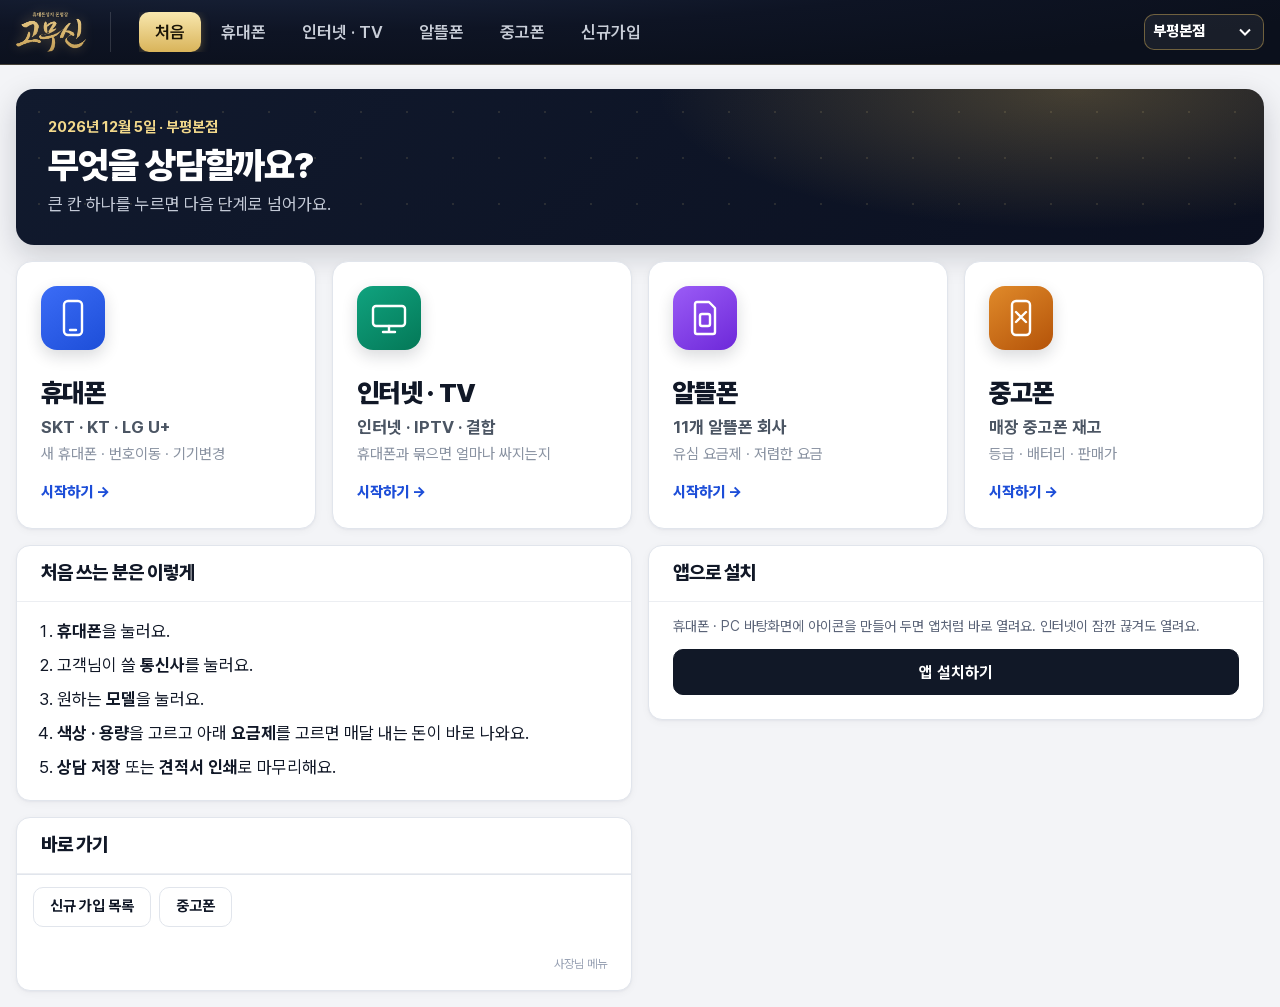
<file: gomusin-consult/index.html>
<!doctype html>
<html lang="ko">
<head>
<meta charset="utf-8">
<meta name="viewport" content="width=device-width, initial-scale=1, viewport-fit=cover">
<title>컨설팅</title>
<meta name="robots" content="noindex, nofollow, noarchive, noai, noimageai">
<link rel="icon" href="assets/favicon.svg" type="image/svg+xml">
<link rel="manifest" href="manifest.webmanifest">
<meta name="theme-color" content="#0E1424">
<meta name="apple-mobile-web-app-capable" content="yes">
<meta name="mobile-web-app-capable" content="yes">
<meta name="apple-mobile-web-app-title" content="컨설팅">
<meta name="apple-mobile-web-app-status-bar-style" content="black-translucent">
<link rel="apple-touch-icon" href="assets/icons/apple-180.png">
<link rel="stylesheet" href="css/app.css?v=20261128i">
</head>
<body>
<header class="top"><div class="stars" id="stars" aria-hidden="true"></div>
  <div class="top-in">
    <a class="brand" href="#/home"><img src="assets/logo-gold.png" alt="고무신모바일"></a>
    <nav class="nav" id="nav"></nav>
    <div class="top-r">
      <span class="basetime" id="basetime"></span>
      <select id="store" aria-label="매장"></select>
    </div>
  </div>
</header>
<main id="app"></main>
<div id="print"></div>
<div id="toast"></div>
<script src="js/data.js?v=20261128i"></script>
<script src="js/core.js?v=20261128i"></script>
<script src="js/app.js?v=20261128i"></script>
</body>
</html>
</file>
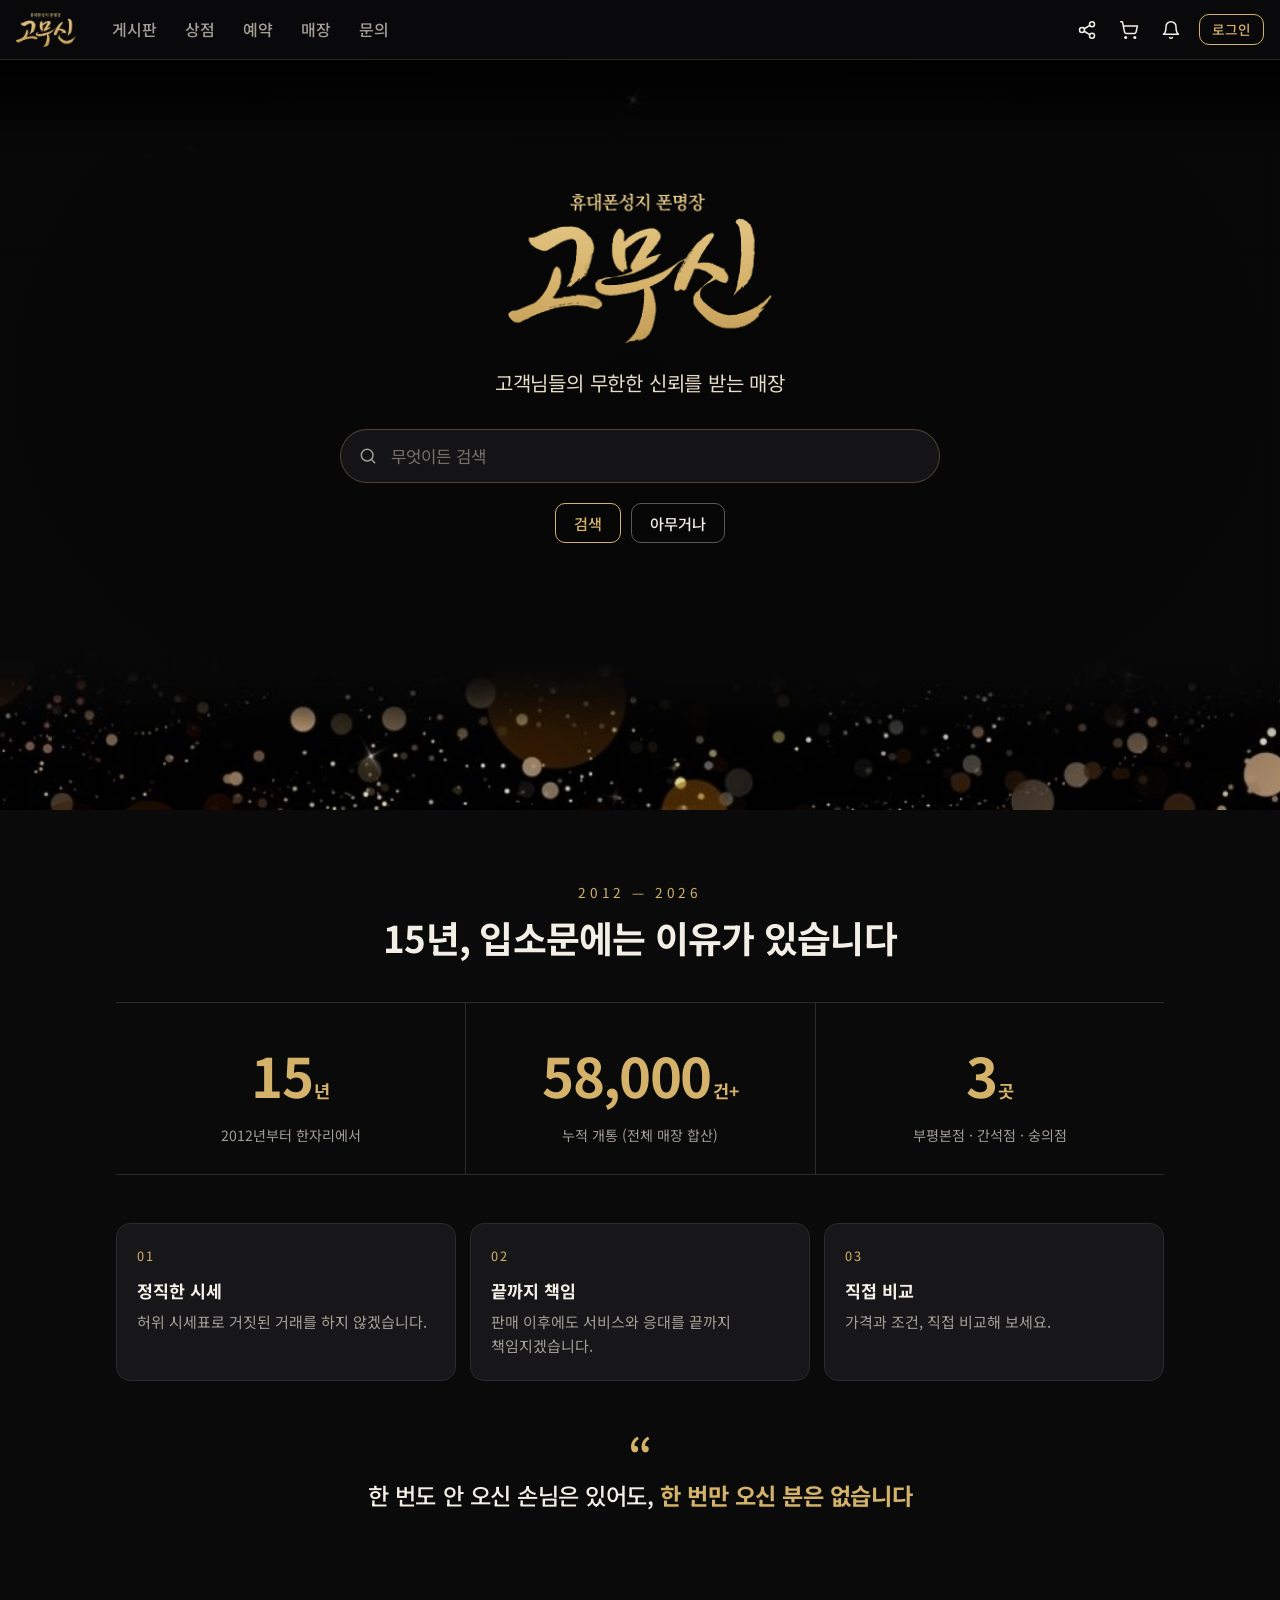
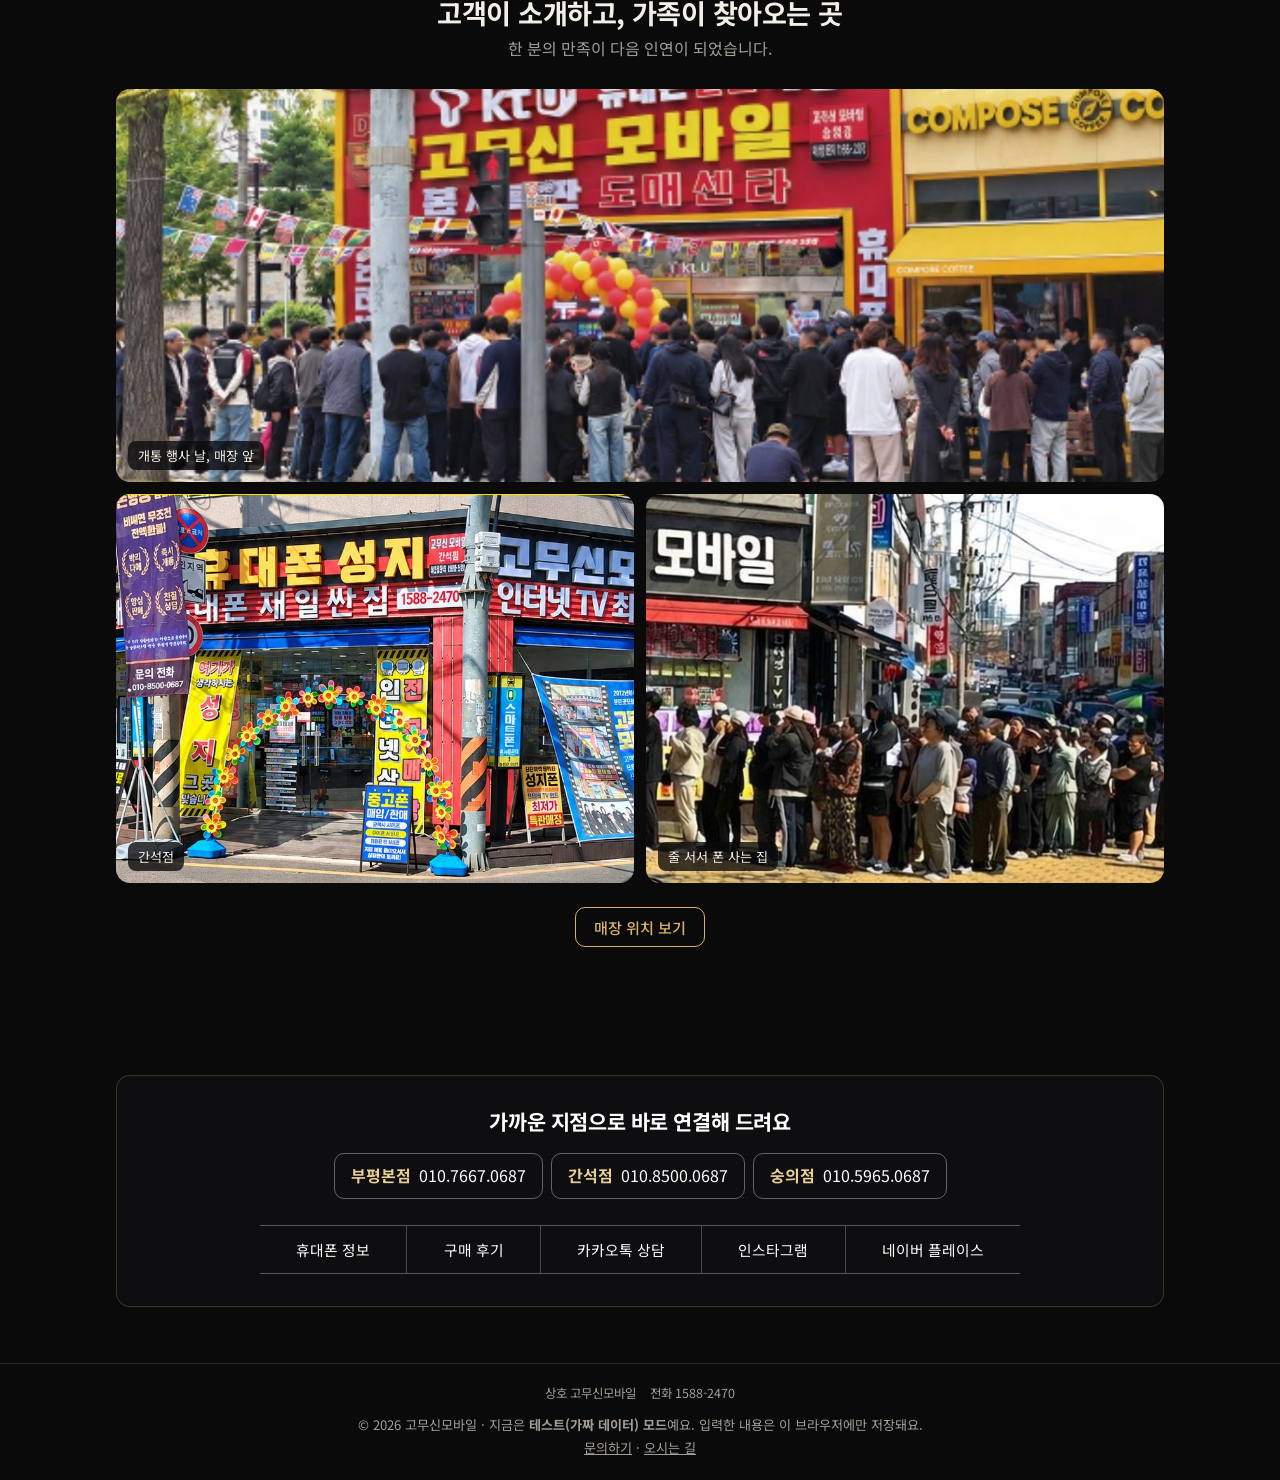
<file: gomusin-site/index.html>
<!doctype html>
<html lang="ko">
<head>
  <meta charset="utf-8">
  <meta name="viewport" content="width=device-width, initial-scale=1">
  <title>고무신 — 휴대폰성지 폰명장</title>
  <meta name="description" content="고객님들의 무한한 신뢰를 받는 매장, 휴대폰성지 폰명장 고무신">
  <!-- 공유 미리보기(og) 태그: 페이지가 바뀌면 js/ui.js 의 setMeta()가 제목을 갱신해요 -->
  <meta property="og:type" content="website">
  <meta property="og:site_name" content="고무신">
  <meta property="og:title" content="고무신 — 휴대폰성지 폰명장">
  <meta property="og:description" content="고객님들의 무한한 신뢰를 받는 매장, 휴대폰성지 폰명장 고무신">
  <meta property="og:image" content="assets/brand/og-gomusin.jpg">
  <meta name="twitter:card" content="summary_large_image">
  <link rel="icon" href="assets/favicon.svg" type="image/svg+xml">
  <link rel="preconnect" href="https://fonts.googleapis.com">
  <link rel="preconnect" href="https://fonts.gstatic.com" crossorigin>
  <link href="https://fonts.googleapis.com/css2?family=Noto+Sans+KR:wght@400;500;700&display=swap" rel="stylesheet">
  <link rel="stylesheet" href="css/style.css">
  <!-- 브랜드 색 테마 (지우면 레시피 기본 블루로 돌아가요) -->
  <link rel="stylesheet" href="css/theme-gomusin.css">
</head>
<body>
  <a class="skip" href="#app">본문 바로가기</a>

  <!-- 상단 바 -->
  <header class="topbar">
    <a class="brand" href="#/" aria-label="홈으로" data-brand-logo>LOGO</a>
    <button class="icon-btn menu-toggle" id="menuToggle" aria-label="메뉴 열기" aria-expanded="false" aria-controls="mainNav"></button>
    <nav class="nav" id="mainNav" aria-label="주 메뉴">
      <a href="#/board">게시판</a>
      <a href="#/shop">상점</a>
      <a href="#/booking">예약</a>
      <a href="#/store">매장</a>
      <a href="#/contact">문의</a>
    </nav>
    <div class="top-actions">
      <button class="icon-btn" id="shareBtn" aria-label="이 페이지 공유하기"></button>
      <a class="icon-btn" id="cartBtn" href="#/cart" aria-label="장바구니"><span class="badge" id="cartBadge" hidden>0</span></a>
      <div class="dropdown-wrap">
        <button class="icon-btn" id="bellBtn" aria-label="알림" aria-haspopup="true" aria-expanded="false"><span class="badge" id="bellBadge" hidden>0</span></button>
        <div class="dropdown" id="notiDropdown" role="dialog" aria-label="알림 목록" hidden></div>
      </div>
      <div id="authSlot"></div>
    </div>
  </header>

  <div id="app" tabindex="-1">
    <!-- 검색 화면 (베이스 시작 코드 구조 그대로) -->
    <div data-page="search">
      <main class="center" id="searchMain">
        <h1 class="logo"><a href="#/" data-brand-logo>LOGO</a></h1>
        <p class="tagline" id="tagline" hidden></p>
        <form class="search" id="searchForm" role="search" autocomplete="off">
          <div class="search-box">
            <span class="search-icon" aria-hidden="true"></span>
            <input id="q" name="q" placeholder="무엇이든 검색" aria-label="검색어" maxlength="60">
            <button type="button" class="clear-btn" id="clearQ" aria-label="검색어 지우기" hidden></button>
            <ul class="suggest" id="suggest" role="listbox" hidden></ul>
          </div>
          <div class="actions"><button class="btn" type="submit">검색</button><button class="btn ghost" type="button" id="randomBtn">아무거나</button></div>
          <div class="recent" id="recent" aria-label="최근 검색어"></div>
        </form>
      </main>
      <!-- 신뢰 지표: js/brand.js 의 trust -->
      <section class="brand-trust" id="brandTrust" aria-labelledby="trustTitle" hidden></section>
      <!-- 매장 사진 갤러리: js/brand.js 에 사진을 넣으면 나타나요 -->
      <section class="brand-gallery" id="brandGallery" aria-labelledby="galleryTitle" hidden></section>
      <!-- 브랜드 배너: js/brand.js 의 hero·branches·links -->
      <section class="brand-hero" id="brandHero" aria-label="매장 소개" hidden></section>
      <section class="results" id="results" aria-live="polite" hidden>
        <article class="result"><a class="title">결과 제목</a><cite>example.com</cite><p>요약 두 줄...</p></article>
      </section>
    </div>

    <!-- 그 밖의 페이지는 여기에 그려져요 -->
    <div data-page="other" id="page" hidden></div>
  </div>

  <footer class="footer">
    <div class="biz" id="bizInfo" hidden></div>
    <p>© 2026 심플 검색 · 지금은 <strong>테스트(가짜 데이터) 모드</strong>예요. 입력한 내용은 이 브라우저에만 저장돼요.</p>
    <p><a href="#/contact">문의하기</a> · <a href="#/store">오시는 길</a></p>
  </footer>

  <div class="toast-wrap" id="toasts" aria-live="polite"></div>
  <div class="modal-root" id="modalRoot"></div>

  <!-- 설정값(공개 가능한 값만). PART 2에서 채워요 -->
  <script src="js/config.js"></script>
  <!-- 로고·매장 사진·사업자 정보 (assets/brand/README.md 참고) -->
  <script src="js/brand.js"></script>
  <!-- 순서 중요: 가짜 데이터 → API → 화면 도우미 → 각 기능 → 시작 -->
  <script src="js/mock-data.js"></script>
  <script src="js/api.js"></script>
  <!-- PART 2: 위 api.js 대신 아래 두 줄을 켜면 실제 Supabase 와 연결돼요
  <script src="https://cdn.jsdelivr.net/npm/@supabase/supabase-js@2.45.4/dist/umd/supabase.min.js"></script>
  <script src="js/api-supabase.js"></script>
  -->
  <script src="js/ui.js"></script>
  <script src="js/views/search.js"></script>
  <script src="js/views/account.js"></script>
  <script src="js/views/board.js"></script>
  <script src="js/views/contact.js"></script>
  <script src="js/views/store.js"></script>
  <script src="js/views/shop.js"></script>
  <script src="js/views/booking.js"></script>
  <script src="js/app.js"></script>
</body>
</html>
</file>
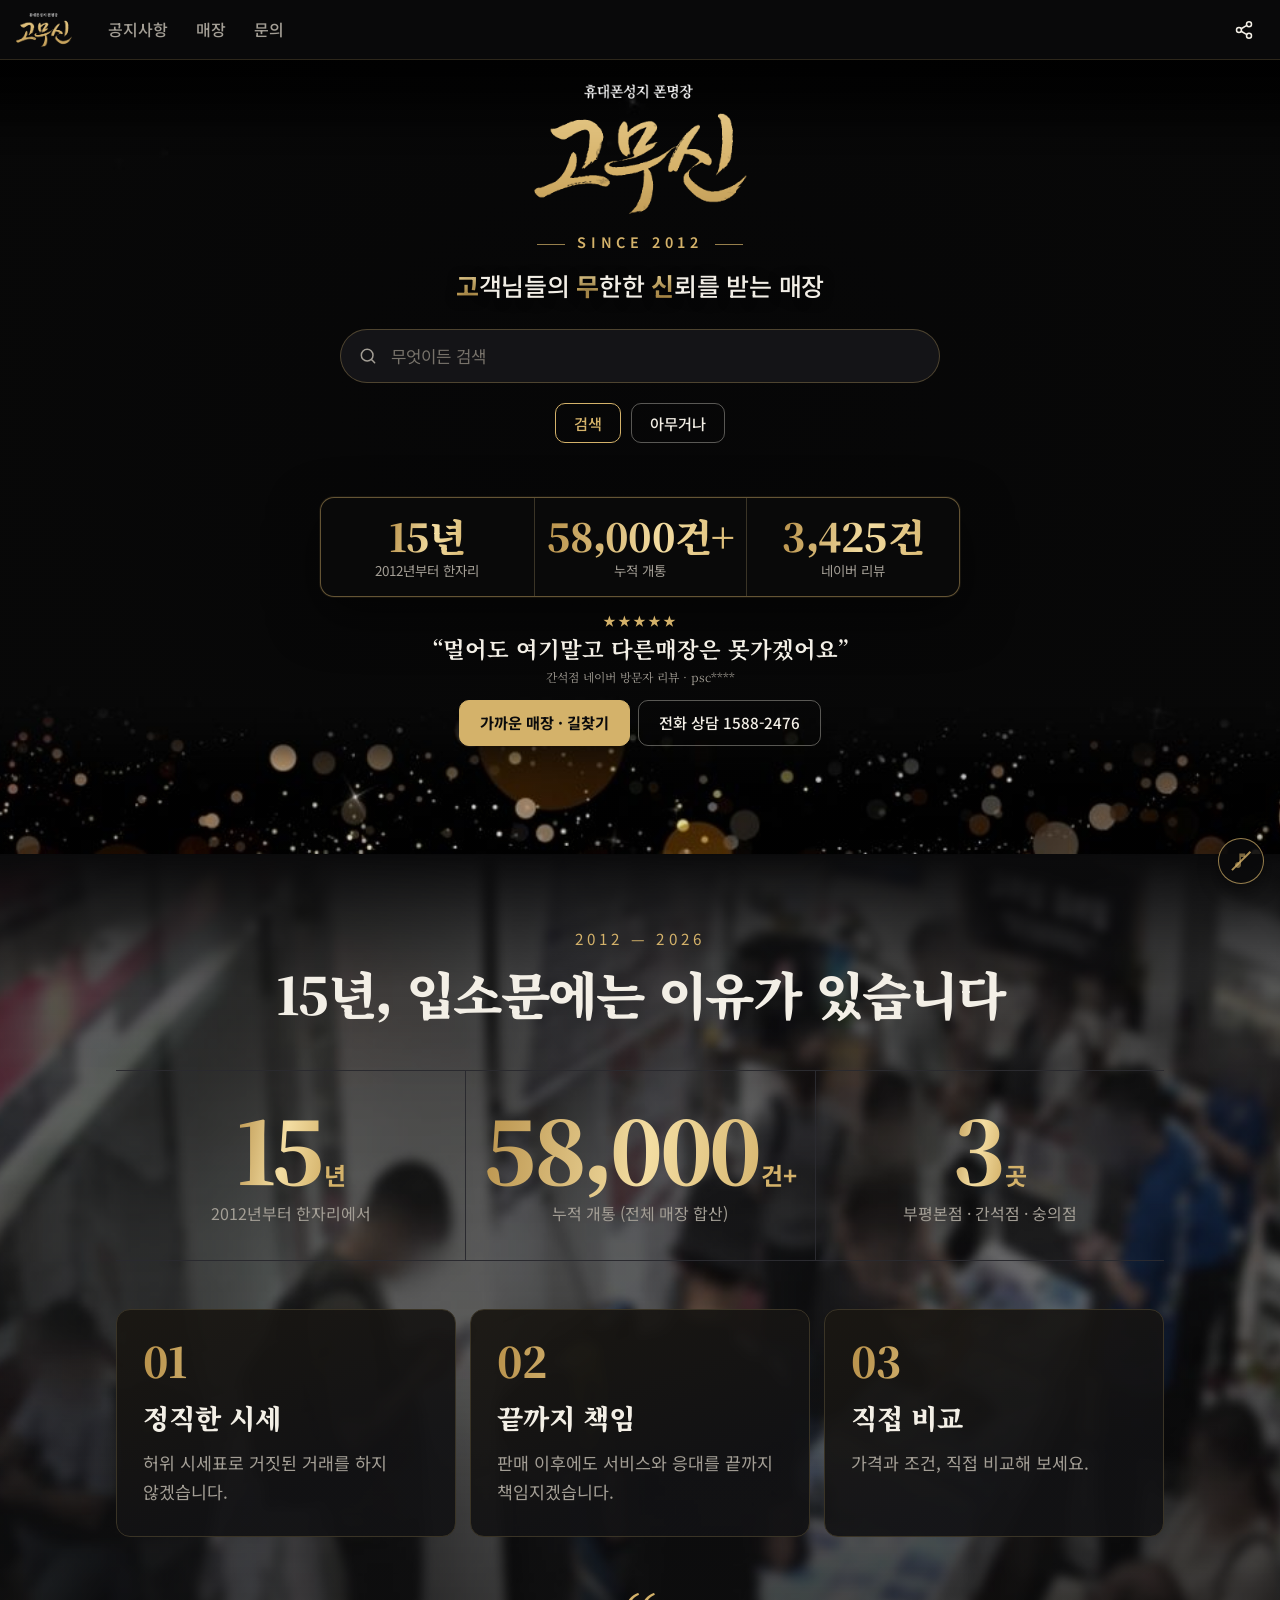
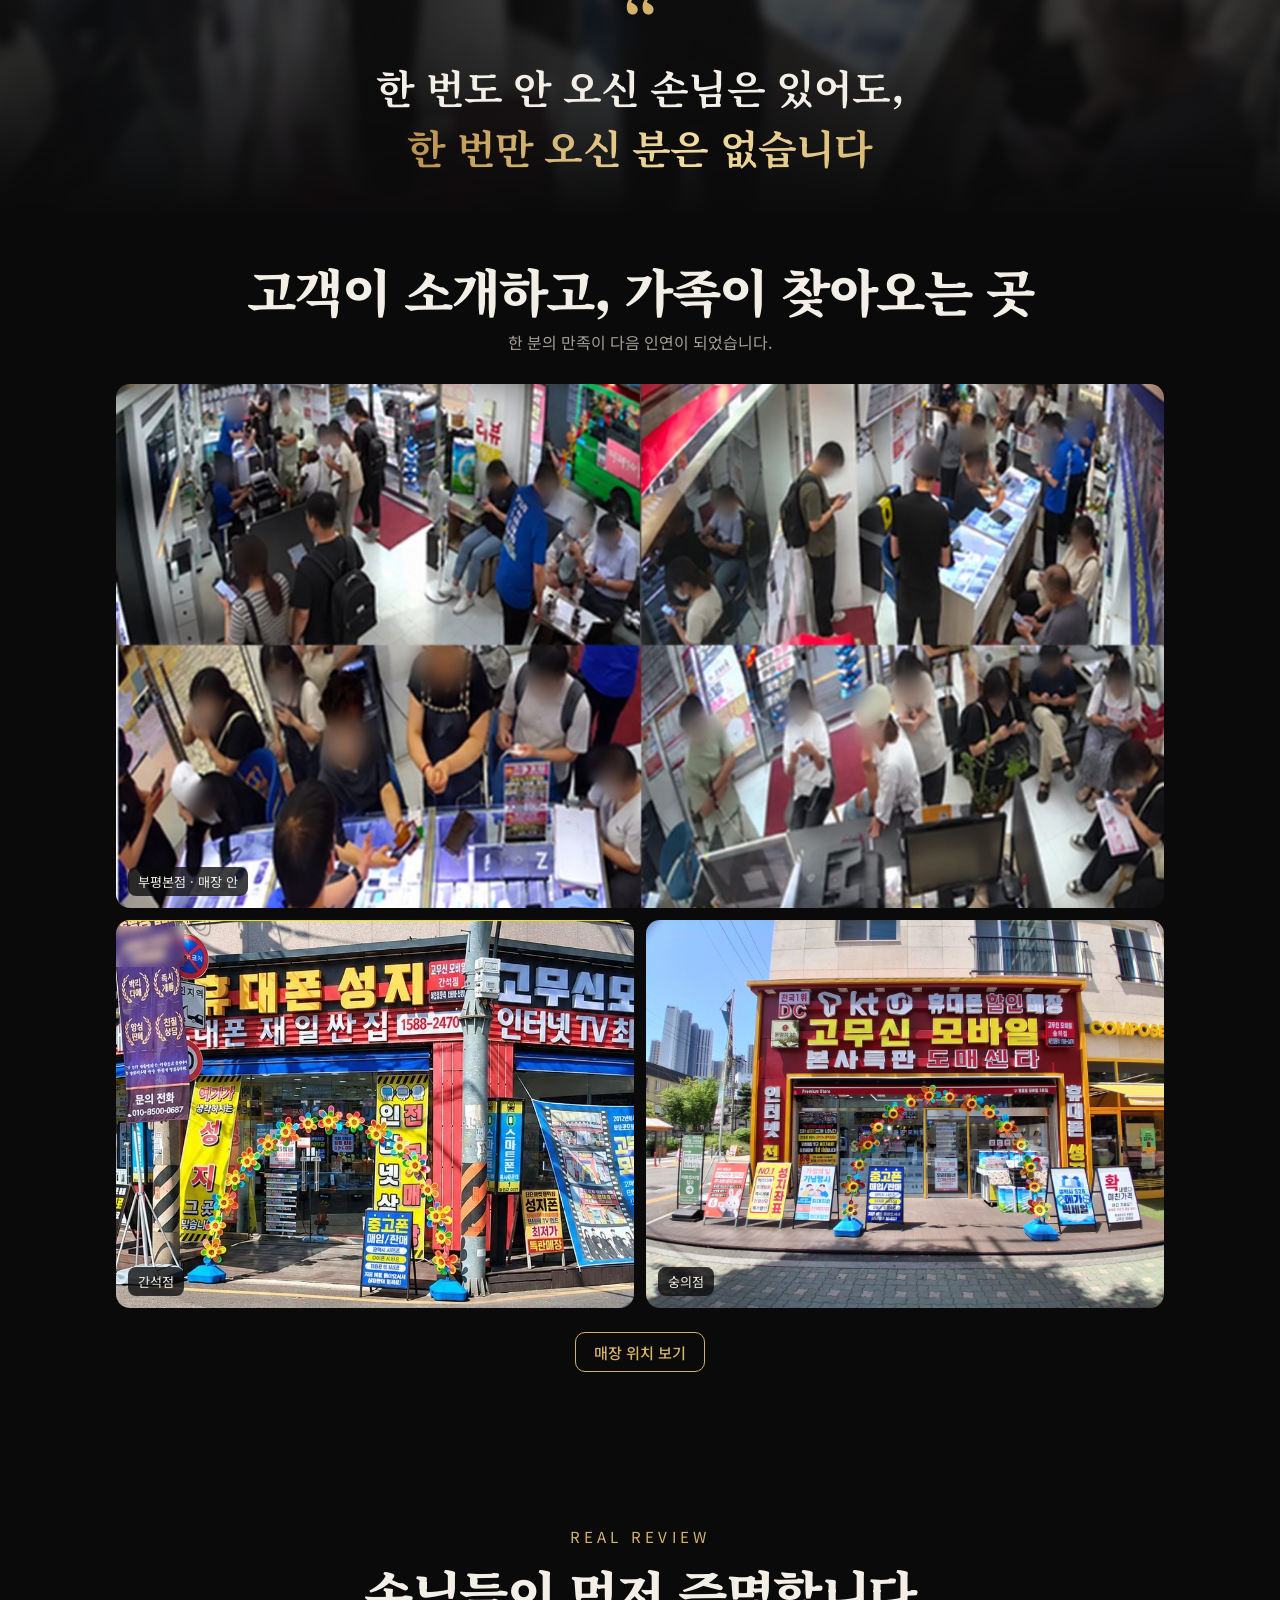
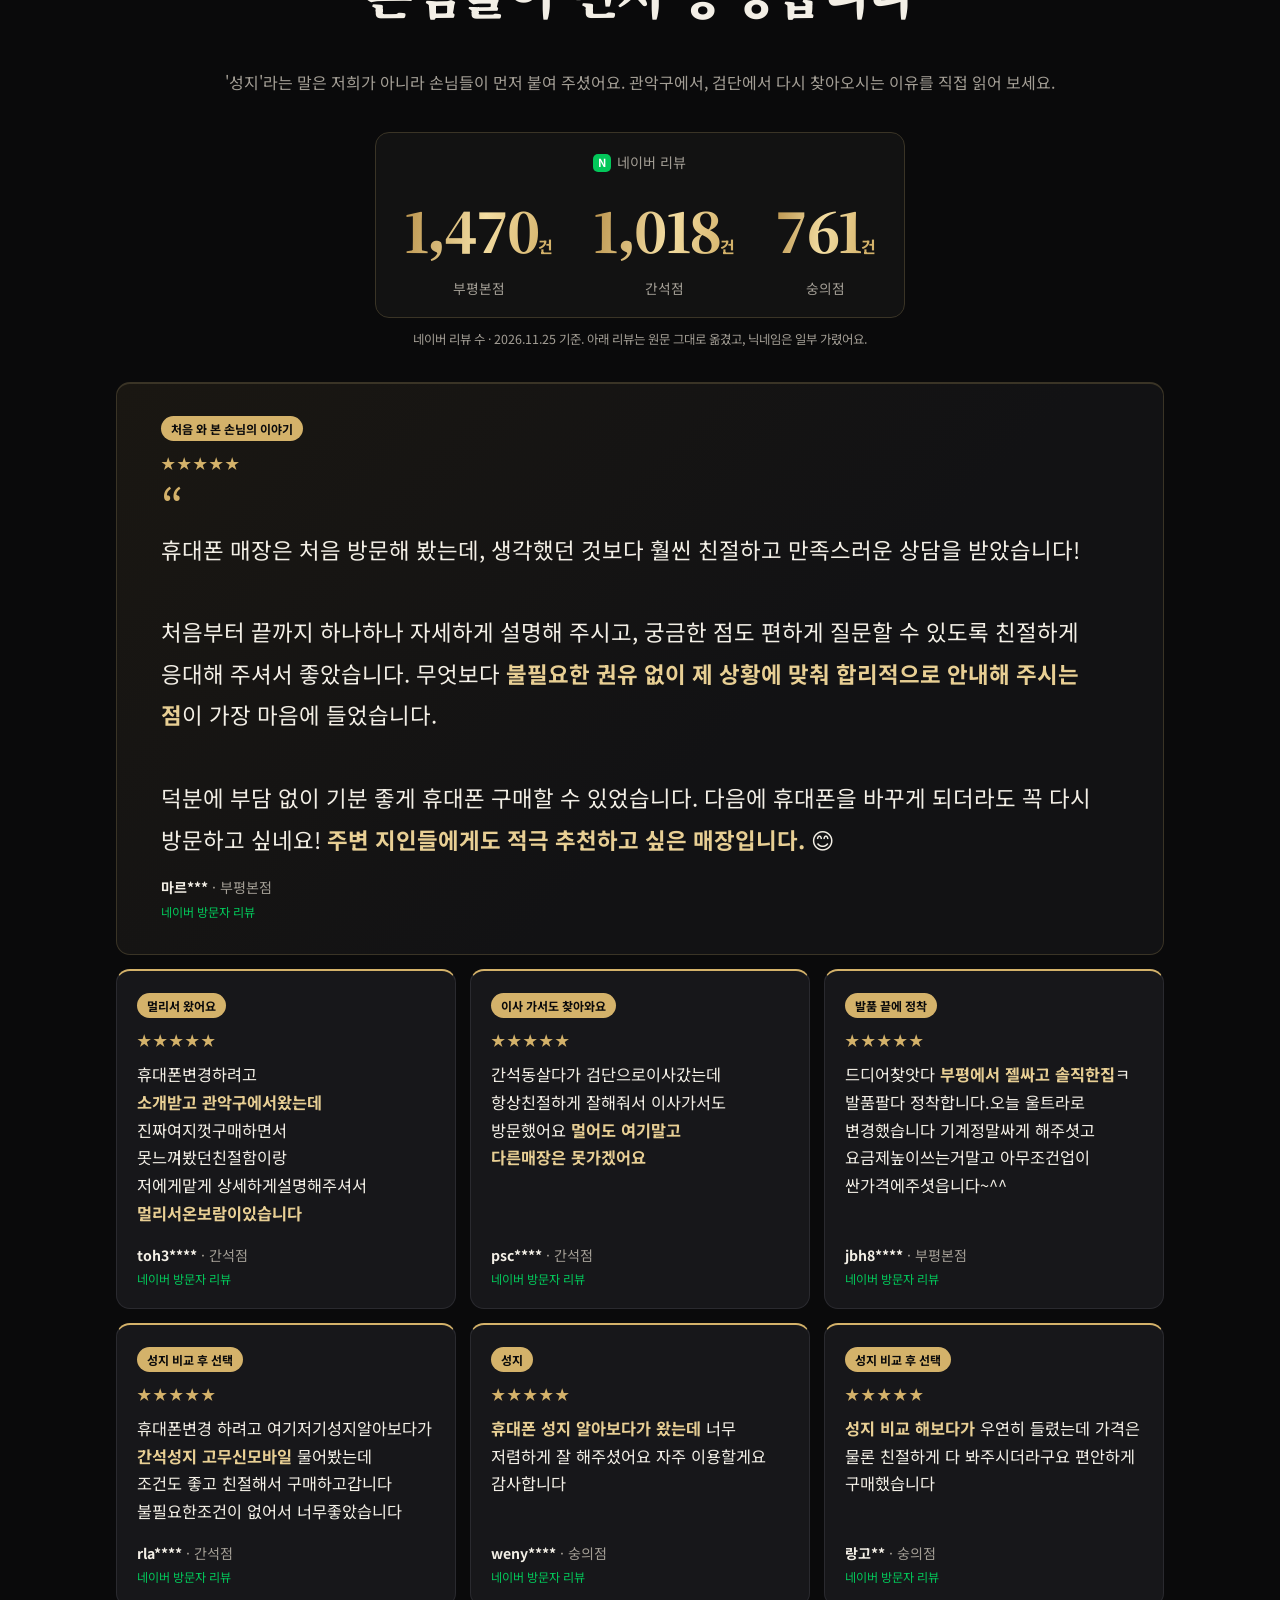
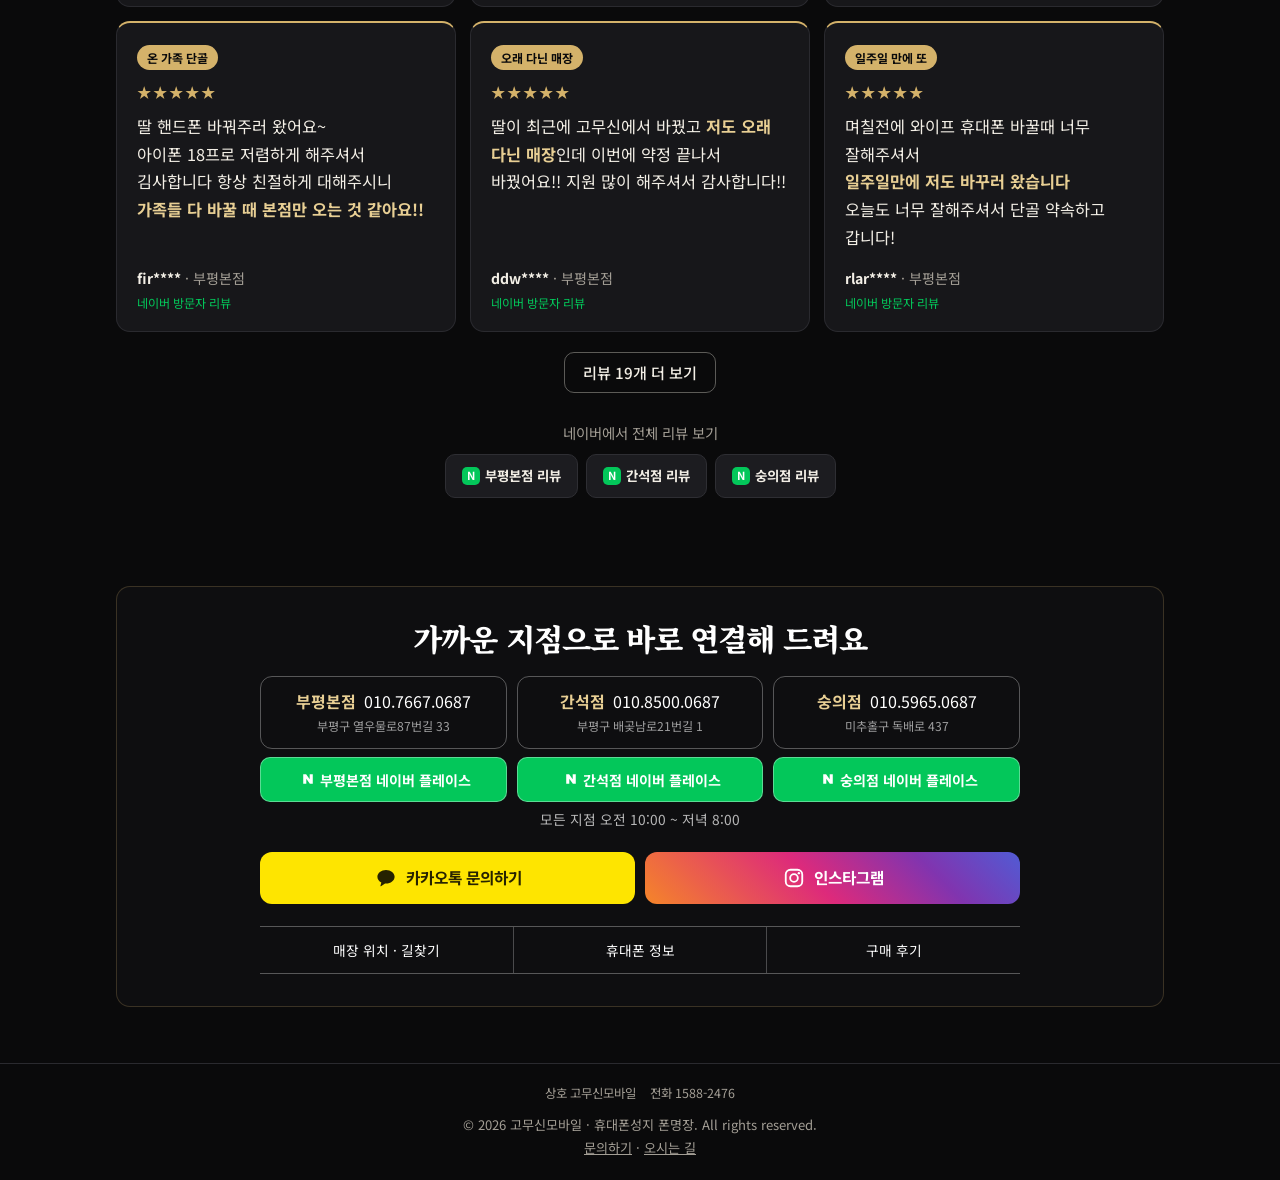
<file: gomusin-site/gomusin-site-3매장통합/index.html>
<!doctype html>
<html lang="ko">
<head>
  <meta charset="utf-8">
  <meta name="viewport" content="width=device-width, initial-scale=1">
  <title>고무신 — 휴대폰성지 폰명장</title>
  <meta name="description" content="고객님들의 무한한 신뢰를 받는 매장, 휴대폰성지 폰명장 고무신">
  <!-- 공유 미리보기(og) 태그: 페이지가 바뀌면 js/ui.js 의 setMeta()가 제목을 갱신해요 -->
  <meta property="og:type" content="website">
  <meta property="og:site_name" content="고무신">
  <meta property="og:title" content="고무신 — 휴대폰성지 폰명장">
  <meta property="og:description" content="고객님들의 무한한 신뢰를 받는 매장, 휴대폰성지 폰명장 고무신">
  <meta property="og:image" content="assets/brand/og-gomusin.jpg">
  <meta name="twitter:card" content="summary_large_image">
  <link rel="icon" href="assets/favicon.svg" type="image/svg+xml">
  <link rel="preconnect" href="https://fonts.googleapis.com">
  <link rel="preconnect" href="https://fonts.gstatic.com" crossorigin>
  <link href="https://fonts.googleapis.com/css2?family=Noto+Sans+KR:wght@400;500;700;900&family=Noto+Serif+KR:wght@700;900&display=swap" rel="stylesheet">
  <link rel="stylesheet" href="css/style.css?v=1126g">
  <!-- 브랜드 색 테마 (지우면 레시피 기본 블루로 돌아가요) -->
  <link rel="stylesheet" href="css/theme-gomusin.css?v=1126g">
</head>
<body>
  <a class="skip" href="#app">본문 바로가기</a>

  <!-- 상단 바 -->
  <header class="topbar">
    <a class="brand" href="#/" aria-label="홈으로" data-brand-logo>LOGO</a>
    <button class="icon-btn menu-toggle" id="menuToggle" aria-label="메뉴 열기" aria-expanded="false" aria-controls="mainNav"></button>
    <nav class="nav" id="mainNav" aria-label="주 메뉴">
      <a href="#/notice">공지사항</a>
      <a href="#/shop">상점</a>
      <a href="#/booking">예약</a>
      <a href="#/store">매장</a>
      <a href="#/contact">문의</a>
    </nav>
    <div class="top-actions">
      <button class="icon-btn" id="shareBtn" aria-label="이 페이지 공유하기"></button>
      <a class="icon-btn" id="cartBtn" href="#/cart" aria-label="장바구니"><span class="badge" id="cartBadge" hidden>0</span></a>
      <div class="dropdown-wrap">
        <button class="icon-btn" id="bellBtn" aria-label="알림" aria-haspopup="true" aria-expanded="false"><span class="badge" id="bellBadge" hidden>0</span></button>
        <div class="dropdown" id="notiDropdown" role="dialog" aria-label="알림 목록" hidden></div>
      </div>
      <div id="authSlot"></div>
    </div>
  </header>

  <div id="app" tabindex="-1">
    <!-- 검색 화면 (베이스 시작 코드 구조 그대로) -->
    <div data-page="search">
      <main class="center" id="searchMain">
        <h1 class="logo"><a href="#/" data-brand-logo>LOGO</a></h1>
        <p class="tagline" id="tagline" hidden></p>
        <form class="search" id="searchForm" role="search" autocomplete="off">
          <div class="search-box">
            <span class="search-icon" aria-hidden="true"></span>
            <input id="q" name="q" placeholder="무엇이든 검색" aria-label="검색어" maxlength="60">
            <button type="button" class="clear-btn" id="clearQ" aria-label="검색어 지우기" hidden></button>
            <ul class="suggest" id="suggest" role="listbox" hidden></ul>
          </div>
          <div class="actions"><button class="btn" type="submit">검색</button><button class="btn ghost" type="button" id="randomBtn">아무거나</button></div>
          <div class="recent" id="recent" aria-label="최근 검색어"></div>
        </form>
        <!-- 첫 화면 신뢰 띠: js/brand.js 의 proof -->
        <div class="hero-proof" id="heroProof" hidden></div>
      </main>
      <!-- 신뢰 지표: js/brand.js 의 trust -->
      <section class="brand-trust" id="brandTrust" aria-labelledby="trustTitle" hidden></section>
      <!-- 매장 사진 갤러리: js/brand.js 에 사진을 넣으면 나타나요 -->
      <section class="brand-gallery" id="brandGallery" aria-labelledby="galleryTitle" hidden></section>
      <!-- 고객 리뷰: js/brand.js 의 reviews (실제 리뷰만 넣어 주세요) -->
      <section class="brand-reviews" id="brandReviews" aria-labelledby="reviewsTitle" hidden></section>
      <!-- 브랜드 배너: js/brand.js 의 hero·branches·links -->
      <section class="brand-hero" id="brandHero" aria-label="매장 소개" hidden></section>
      <section class="results" id="results" aria-live="polite" hidden>

      </section>
    </div>

    <!-- 그 밖의 페이지는 여기에 그려져요 -->
    <div data-page="other" id="page" hidden></div>
  </div>

  <footer class="footer">
    <div class="biz" id="bizInfo" hidden></div>
    <p>© 2026 고무신모바일 · 휴대폰성지 폰명장. All rights reserved.</p>
    <p><a href="#/contact">문의하기</a> · <a href="#/store">오시는 길</a></p>
  </footer>

  <div class="toast-wrap" id="toasts" aria-live="polite"></div>
  <div class="modal-root" id="modalRoot"></div>

  <!-- 설정값(공개 가능한 값만). PART 2에서 채워요 -->
  <script src="js/config.js?v=1126g"></script>
  <!-- 로고·매장 사진·사업자 정보 (assets/brand/README.md 참고) -->
  <script src="js/brand.js?v=1126g"></script>
  <!-- 순서 중요: 가짜 데이터 → API → 화면 도우미 → 각 기능 → 시작 -->
  <script src="js/mock-data.js?v=1126g"></script>
  <script src="js/branch-sites.js?v=1126g"></script>
  <script src="js/api.js?v=1126g"></script>
  <!-- PART 2: 위 api.js 대신 아래 두 줄을 켜면 실제 Supabase 와 연결돼요
  <script src="https://cdn.jsdelivr.net/npm/@supabase/supabase-js@2.45.4/dist/umd/supabase.min.js"></script>
  <script src="js/api-supabase.js?v=1126g"></script>
  -->
  <script src="js/ui.js?v=1126g"></script>
  <script src="js/views/search.js?v=1126g"></script>
  <script src="js/views/account.js?v=1126g"></script>
  <script src="js/notices.js?v=1126g"></script>
  <script src="js/views/notice.js?v=1126g"></script>
  <script src="js/views/board.js?v=1126g"></script>
  <script src="js/views/contact.js?v=1126g"></script>
  <script src="js/views/store.js?v=1126g"></script>
  <script src="js/views/shop.js?v=1126g"></script>
  <script src="js/views/booking.js?v=1126g"></script>
  <script src="js/music.js?v=1126g"></script>
  <script src="js/app.js?v=1126g"></script>
</body>
</html>
</file>
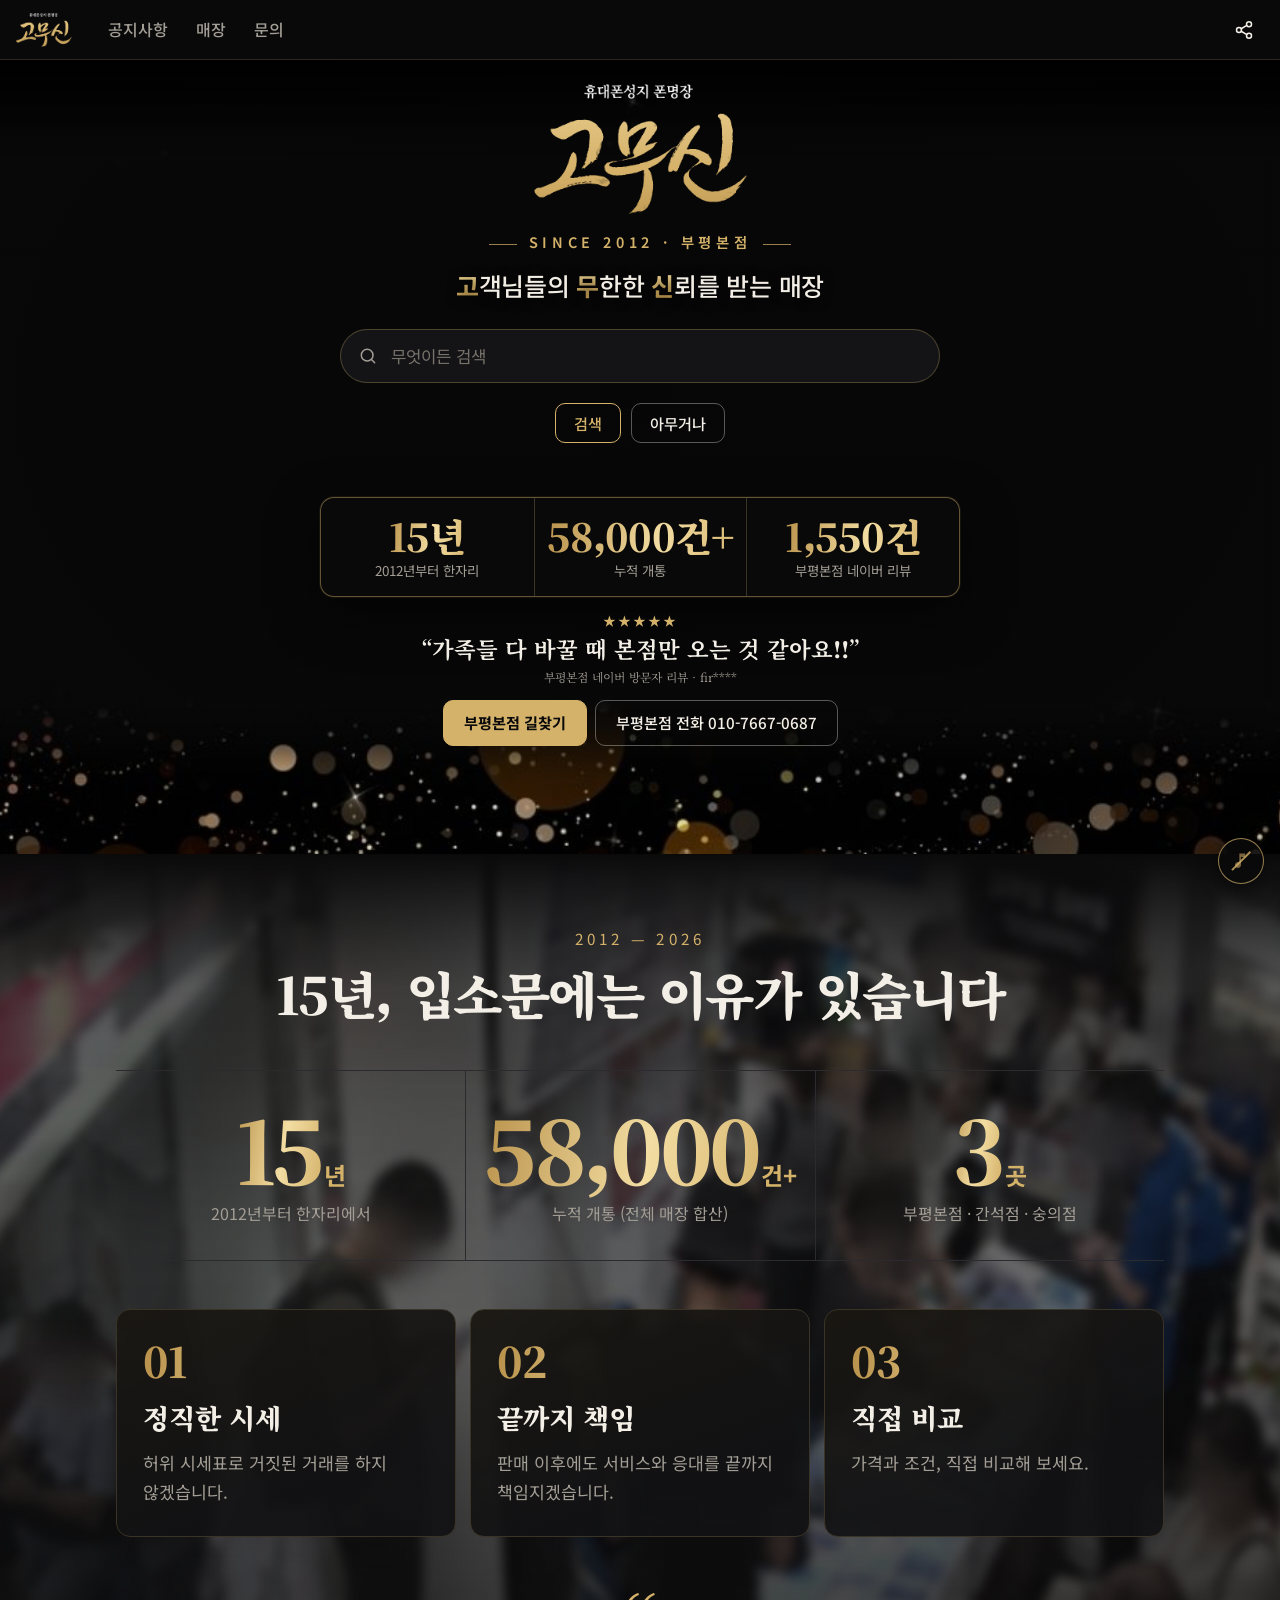
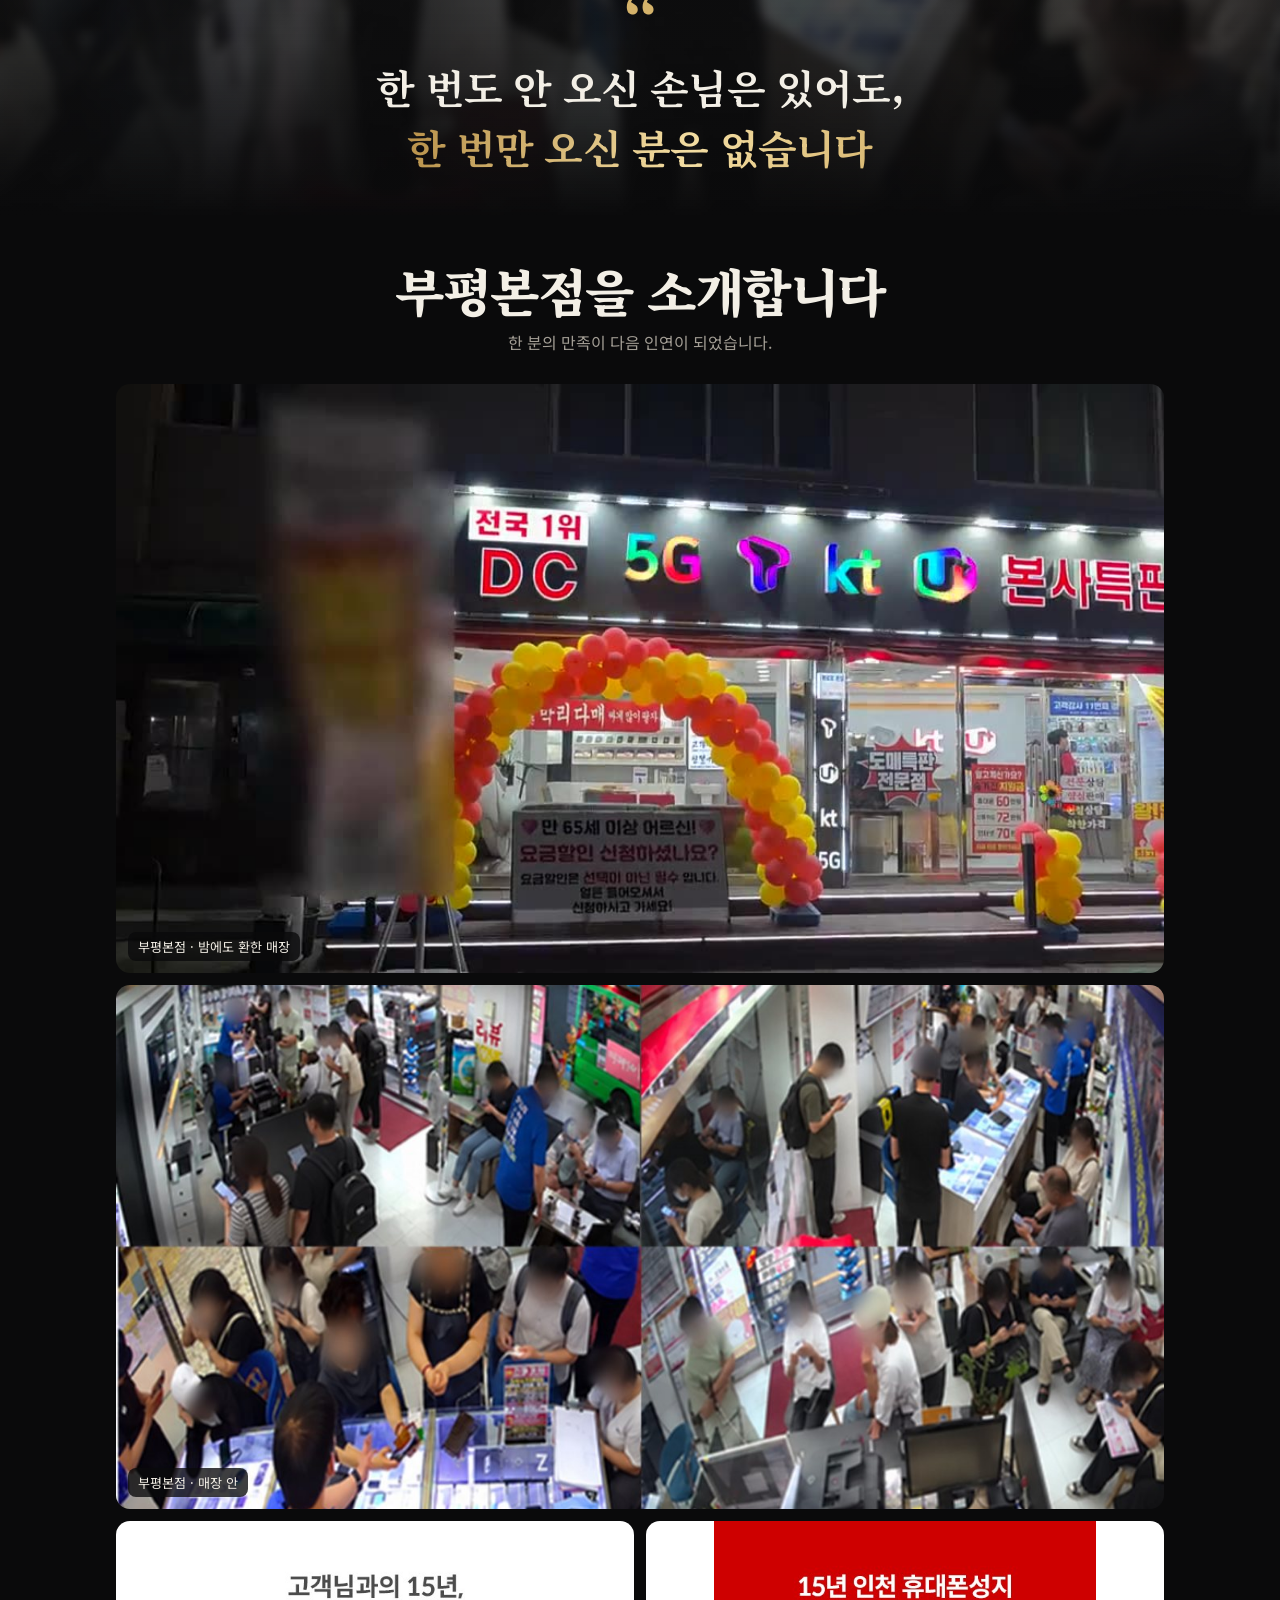
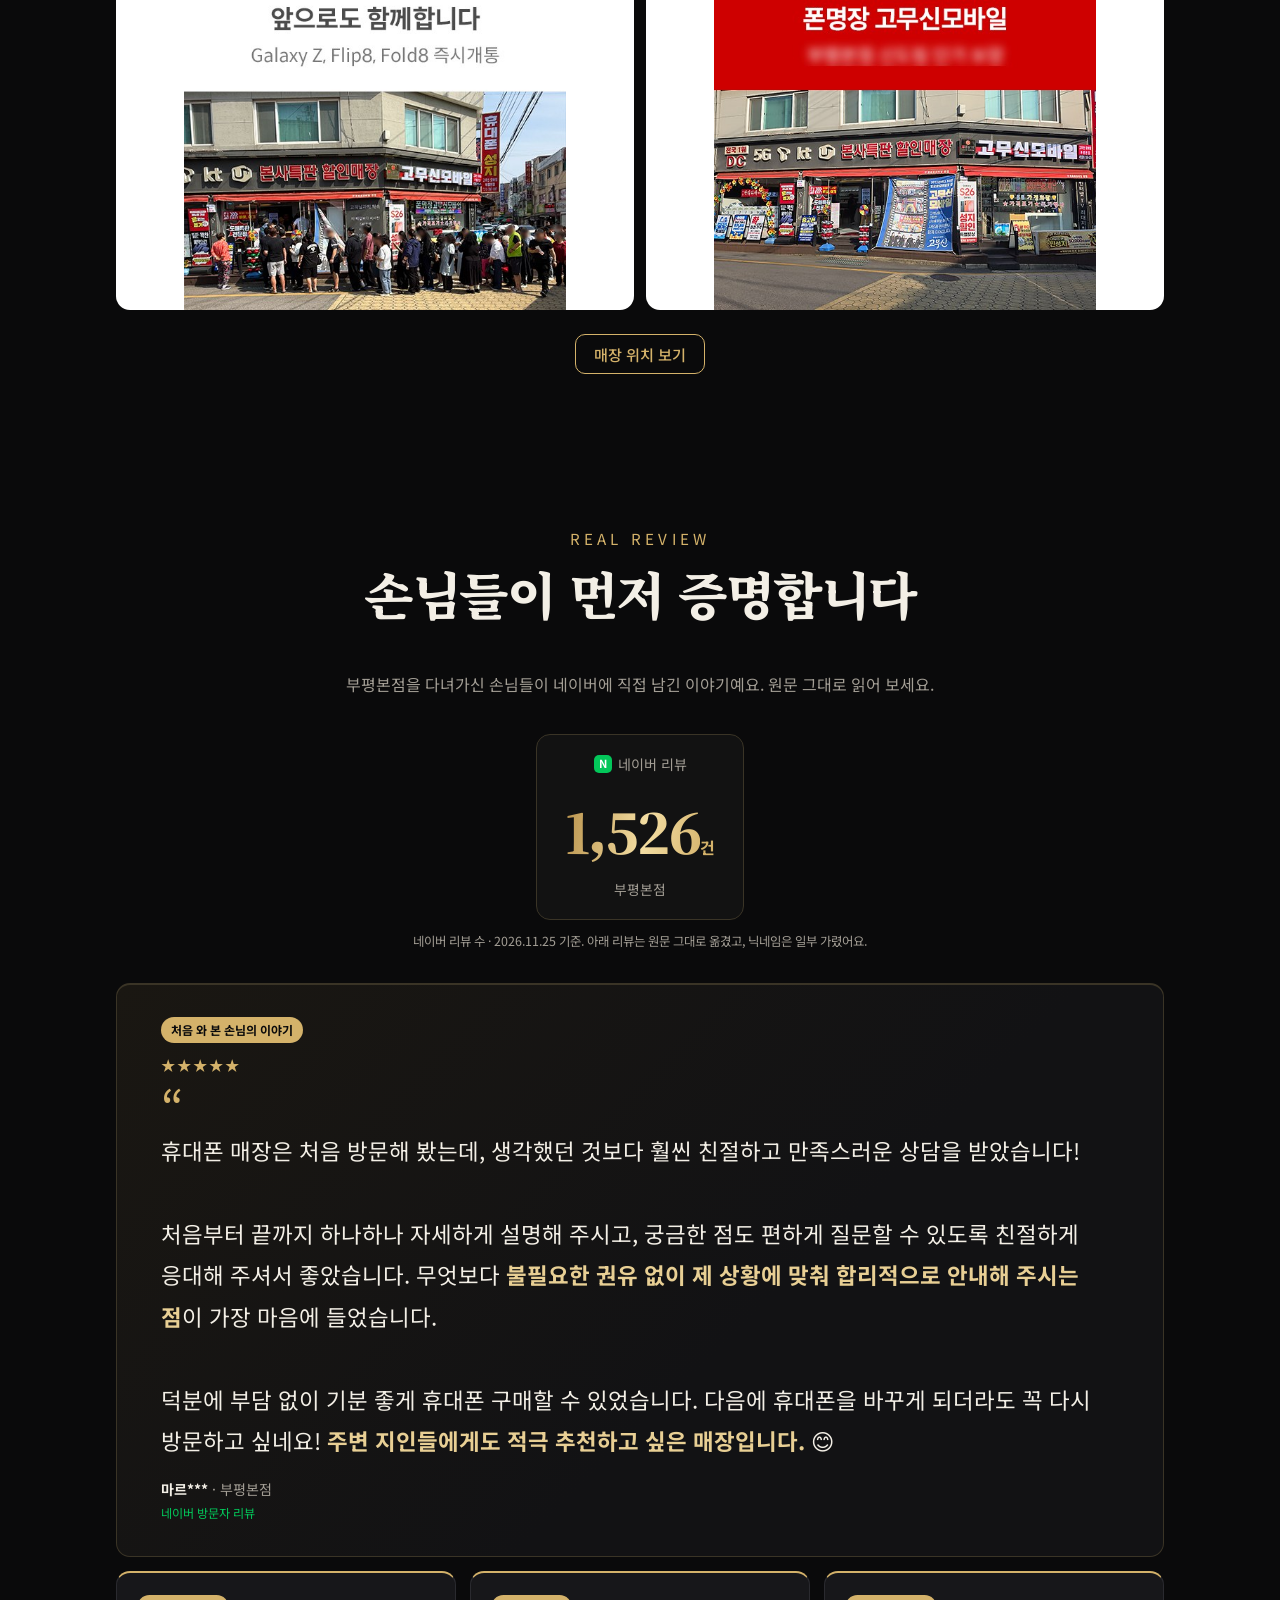
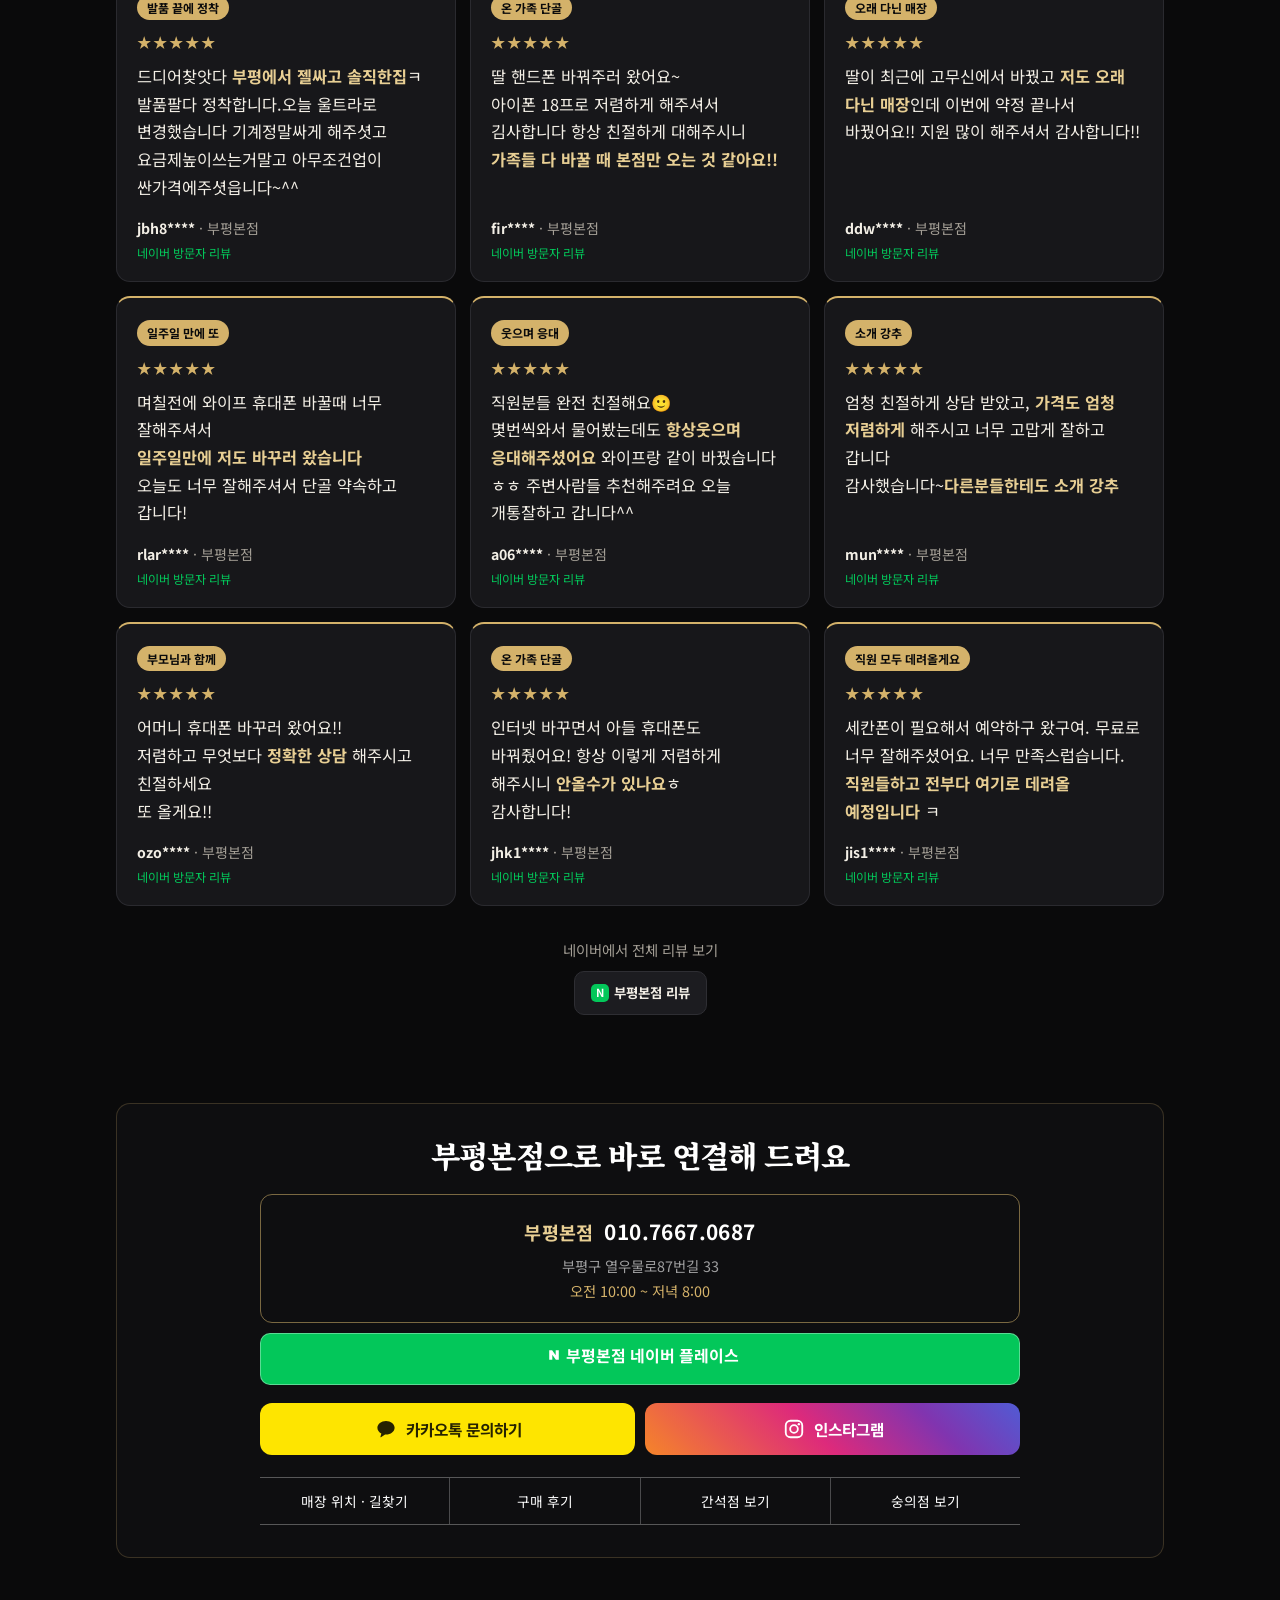
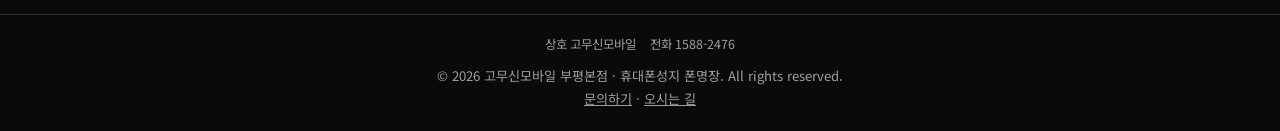
<file: gomusin-site/gomusin-site/index.html>
<!doctype html>
<html lang="ko">
<head>
  <meta charset="utf-8">
  <meta name="viewport" content="width=device-width, initial-scale=1">
  <title>고무신 — 휴대폰성지 폰명장</title>
  <meta name="description" content="고객님들의 무한한 신뢰를 받는 매장, 휴대폰성지 폰명장 고무신">
  <!-- 공유 미리보기(og) 태그: 페이지가 바뀌면 js/ui.js 의 setMeta()가 제목을 갱신해요 -->
  <meta property="og:type" content="website">
  <meta property="og:site_name" content="고무신">
  <meta property="og:title" content="고무신 — 휴대폰성지 폰명장">
  <meta property="og:description" content="고객님들의 무한한 신뢰를 받는 매장, 휴대폰성지 폰명장 고무신">
  <meta property="og:image" content="assets/brand/og-gomusin.jpg">
  <meta name="twitter:card" content="summary_large_image">
  <link rel="icon" href="assets/favicon.svg" type="image/svg+xml">
  <link rel="preconnect" href="https://fonts.googleapis.com">
  <link rel="preconnect" href="https://fonts.gstatic.com" crossorigin>
  <link href="https://fonts.googleapis.com/css2?family=Noto+Sans+KR:wght@400;500;700;900&family=Noto+Serif+KR:wght@700;900&display=swap" rel="stylesheet">
  <link rel="stylesheet" href="css/style.css?v=1126i">
  <!-- 브랜드 색 테마 (지우면 레시피 기본 블루로 돌아가요) -->
  <link rel="stylesheet" href="css/theme-gomusin.css?v=1126i">
</head>
<body>
  <a class="skip" href="#app">본문 바로가기</a>

  <!-- 상단 바 -->
  <header class="topbar">
    <a class="brand" href="#/" aria-label="홈으로" data-brand-logo>LOGO</a>
    <button class="icon-btn menu-toggle" id="menuToggle" aria-label="메뉴 열기" aria-expanded="false" aria-controls="mainNav"></button>
    <nav class="nav" id="mainNav" aria-label="주 메뉴">
      <a href="#/notice">공지사항</a>
      <a href="#/shop">상점</a>
      <a href="#/booking">예약</a>
      <a href="#/store">매장</a>
      <a href="#/contact">문의</a>
    </nav>
    <div class="top-actions">
      <button class="icon-btn" id="shareBtn" aria-label="이 페이지 공유하기"></button>
      <a class="icon-btn" id="cartBtn" href="#/cart" aria-label="장바구니"><span class="badge" id="cartBadge" hidden>0</span></a>
      <div class="dropdown-wrap">
        <button class="icon-btn" id="bellBtn" aria-label="알림" aria-haspopup="true" aria-expanded="false"><span class="badge" id="bellBadge" hidden>0</span></button>
        <div class="dropdown" id="notiDropdown" role="dialog" aria-label="알림 목록" hidden></div>
      </div>
      <div id="authSlot"></div>
    </div>
  </header>

  <div id="app" tabindex="-1">
    <!-- 검색 화면 (베이스 시작 코드 구조 그대로) -->
    <div data-page="search">
      <main class="center" id="searchMain">
        <h1 class="logo"><a href="#/" data-brand-logo>LOGO</a></h1>
        <p class="tagline" id="tagline" hidden></p>
        <form class="search" id="searchForm" role="search" autocomplete="off">
          <div class="search-box">
            <span class="search-icon" aria-hidden="true"></span>
            <input id="q" name="q" placeholder="무엇이든 검색" aria-label="검색어" maxlength="60">
            <button type="button" class="clear-btn" id="clearQ" aria-label="검색어 지우기" hidden></button>
            <ul class="suggest" id="suggest" role="listbox" hidden></ul>
          </div>
          <div class="actions"><button class="btn" type="submit">검색</button><button class="btn ghost" type="button" id="randomBtn">아무거나</button></div>
          <div class="recent" id="recent" aria-label="최근 검색어"></div>
        </form>
        <!-- 첫 화면 신뢰 띠: js/brand.js 의 proof -->
        <div class="hero-proof" id="heroProof" hidden></div>
      </main>
      <!-- 신뢰 지표: js/brand.js 의 trust -->
      <section class="brand-trust" id="brandTrust" aria-labelledby="trustTitle" hidden></section>
      <!-- 매장 사진 갤러리: js/brand.js 에 사진을 넣으면 나타나요 -->
      <section class="brand-gallery" id="brandGallery" aria-labelledby="galleryTitle" hidden></section>
      <!-- 고객 리뷰: js/brand.js 의 reviews (실제 리뷰만 넣어 주세요) -->
      <section class="brand-reviews" id="brandReviews" aria-labelledby="reviewsTitle" hidden></section>
      <!-- 브랜드 배너: js/brand.js 의 hero·branches·links -->
      <section class="brand-hero" id="brandHero" aria-label="매장 소개" hidden></section>
      <section class="results" id="results" aria-live="polite" hidden>

      </section>
    </div>

    <!-- 그 밖의 페이지는 여기에 그려져요 -->
    <div data-page="other" id="page" hidden></div>
  </div>

  <footer class="footer">
    <div class="biz" id="bizInfo" hidden></div>
    <p>© 2026 고무신모바일 · 휴대폰성지 폰명장. All rights reserved.</p>
    <p><a href="#/contact">문의하기</a> · <a href="#/store">오시는 길</a></p>
  </footer>

  <div class="toast-wrap" id="toasts" aria-live="polite"></div>
  <div class="modal-root" id="modalRoot"></div>

  <!-- 설정값(공개 가능한 값만). PART 2에서 채워요 -->
  <script src="js/config.js?v=1126i"></script>
  <!-- 로고·매장 사진·사업자 정보 (assets/brand/README.md 참고) -->
  <script src="js/brand.js?v=1126i"></script>
  <!-- 순서 중요: 가짜 데이터 → API → 화면 도우미 → 각 기능 → 시작 -->
  <script src="js/mock-data.js?v=1126i"></script>
  <script src="js/branch-sites.js?v=1126i"></script>
  <script src="js/api.js?v=1126i"></script>
  <!-- PART 2: 위 api.js 대신 아래 두 줄을 켜면 실제 Supabase 와 연결돼요
  <script src="https://cdn.jsdelivr.net/npm/@supabase/supabase-js@2.45.4/dist/umd/supabase.min.js"></script>
  <script src="js/api-supabase.js?v=1126i"></script>
  -->
  <script src="js/ui.js?v=1126i"></script>
  <script src="js/views/search.js?v=1126i"></script>
  <script src="js/views/account.js?v=1126i"></script>
  <script src="js/notices.js?v=1126i"></script>
  <script src="js/views/notice.js?v=1126i"></script>
  <script src="js/views/board.js?v=1126i"></script>
  <script src="js/views/contact.js?v=1126i"></script>
  <script src="js/views/store.js?v=1126i"></script>
  <script src="js/views/shop.js?v=1126i"></script>
  <script src="js/views/booking.js?v=1126i"></script>
  <script src="js/music.js?v=1126i"></script>
  <script src="js/app.js?v=1126i"></script>
</body>
</html>
</file>
<file: gomusin-consult/css/app.css>
/* =========================================================
   고무신 상담 · 디자인 규칙
   글자 크기는 6단계만 씁니다: 13 / 15 / 17 / 20 / 26 / 38
   간격은 4의 배수만 씁니다: 4 / 8 / 12 / 16 / 24 / 32
   줄 높이(입력 줄)는 모두 48px, 모서리는 8px
   ========================================================= */
@font-face { font-family: 'Pretendard Variable'; font-weight: 45 920; font-style: normal; font-display: swap; src: url('../assets/fonts/PretendardVariable.subset.woff2') format('woff2-variations'), url('../assets/fonts/PretendardVariable.subset.woff2') format('woff2'); }
:root {
  --fs-1: 13px; --fs-2: 15px; --fs-3: 17px; --fs-4: 20px; --fs-5: 26px; --fs-6: 38px;
  --s-1: 4px; --s-2: 8px; --s-3: 12px; --s-4: 16px; --s-5: 24px; --s-6: 32px;
  --row: 48px; --ctl: 40px; --cw: 256px; --cw-s: 124px; --radius: 8px; --label: 124px;
  --bg: #F2F4F7; --card: #FFFFFF; --line: #DCE1E8; --line-2: #EEF1F5;
  --text: #111827; --sub: #4B5563; --mute: #8A93A2;
  --blue: #1D4ED8; --blue-bg: #EAF0FF;
  --green: #047857; --green-bg: #E6F6EF;
  --red: #DC2626; --red-bg: #FDECEC;
  --ink: #111827;
  --focus: 0 0 0 3px rgba(29, 78, 216, .25);
}
* { box-sizing: border-box; }
html, body { margin: 0; }
body {
  font-family: 'Pretendard Variable', Pretendard, -apple-system, 'Apple SD Gothic Neo', 'Malgun Gothic', sans-serif;
  font-size: var(--fs-2); line-height: 1.45; color: var(--text); background: var(--bg);
  -webkit-font-smoothing: antialiased; word-break: keep-all;
}
button, input, select, textarea { font: inherit; color: inherit; }
button { cursor: pointer; }
.num { font-variant-numeric: tabular-nums; }
.hidden { display: none !important; }

/* ---------- 상단 ---------- */
.top { position: sticky; top: 0; z-index: 30; background: var(--ink); color: #fff; }
.top-in { max-width: 1440px; margin: 0 auto; display: flex; align-items: center; gap: var(--s-4); padding: 0 var(--s-4); height: 56px; }
.brand { display: flex; align-items: center; gap: var(--s-2); font-size: var(--fs-3); font-weight: 800; white-space: nowrap; color: #fff; text-decoration: none; }
.brand img { height: 28px; filter: invert(1) brightness(2); }
.nav { display: flex; gap: var(--s-1); overflow-x: auto; flex: 1; scrollbar-width: none; }
.nav::-webkit-scrollbar { display: none; }
.nav a { display: flex; align-items: center; height: 40px; padding: 0 var(--s-4); border-radius: var(--radius); color: #C9CED8; text-decoration: none; font-size: var(--fs-3); font-weight: 600; white-space: nowrap; }
.nav a:hover { color: #fff; background: rgba(255,255,255,.08); }
.nav a.on { color: var(--ink); background: #fff; }
.top-r { display: flex; align-items: center; gap: var(--s-2); }
.top-r select { height: 36px; border-radius: var(--radius); border: 1px solid #3A4150; background: #1F2633; color: #fff; padding: 0 var(--s-2); font-size: var(--fs-2); }
.basetime { font-size: var(--fs-1); color: #C9CED8; white-space: nowrap; }
.basetime b { color: #FCD34D; font-weight: 700; }

.wrap { max-width: 1440px; margin: 0 auto; padding: var(--s-4); }
.page-h { display: flex; align-items: center; justify-content: space-between; gap: var(--s-3); margin: 0 0 var(--s-4); flex-wrap: wrap; }
.page-h h1 { margin: 0; font-size: var(--fs-5); font-weight: 800; letter-spacing: -0.02em; }
.page-h .sub { color: var(--sub); font-size: var(--fs-2); }

/* ---------- 카드 ---------- */
.card { background: var(--card); border: 1px solid var(--line); border-radius: var(--radius); }
.card-h { display: flex; align-items: center; gap: var(--s-2); height: 52px; padding: 0 var(--s-4); border-bottom: 1px solid var(--line); }
.card-h h2 { margin: 0; font-size: var(--fs-4); font-weight: 800; letter-spacing: -0.01em; }
.card-h .r { margin-left: auto; display: flex; gap: var(--s-2); align-items: center; }
.badge { display: inline-flex; align-items: center; justify-content: center; min-width: 28px; height: 28px; padding: 0 var(--s-2); border-radius: 14px; font-size: var(--fs-2); font-weight: 800; color: #fff; }
.badge.a { background: var(--blue); } .badge.b { background: var(--green); } .badge.c { background: #6B7280; } .badge.t { background: var(--red); }

/* ---------- 선택 바 (통신사·가입유형·단말기·요금제) ---------- */
.pick { display: grid; grid-template-columns: repeat(4, minmax(0, 1fr)); gap: 0; margin-bottom: var(--s-4); }
.pick > div { padding: var(--s-3) var(--s-4); border-right: 1px solid var(--line); min-width: 0; }
.pick > div:last-child { border-right: 0; }
.pick .lb { height: 28px; display: flex; align-items: center; gap: var(--s-2); font-size: var(--fs-1); font-weight: 700; color: var(--sub); margin-bottom: var(--s-2); }
.step { display: inline-flex; width: 20px; height: 20px; border-radius: 10px; background: var(--ink); color: #fff; font-size: 12px; align-items: center; justify-content: center; font-weight: 800; }

.seg { display: flex; border: 1px solid var(--line); border-radius: var(--radius); overflow: hidden; background: #fff; }
.seg button { flex: 1; height: var(--ctl); border: 0; border-right: 1px solid var(--line); background: #fff; font-size: var(--fs-2); font-weight: 600; color: var(--sub); padding: 0 var(--s-2); white-space: nowrap; }
.seg button:last-child { border-right: 0; }
.seg button.on { background: var(--ink); color: #fff; }
.seg.sm button { height: 32px; font-size: var(--fs-1); }

.picker { display: flex; align-items: center; gap: var(--s-2); width: 100%; height: var(--ctl); padding: 0 var(--s-3); border: 1px solid var(--line); border-radius: var(--radius); background: #fff; text-align: left; }
.picker:hover { border-color: var(--blue); }
.picker .t { flex: 1; min-width: 0; font-size: var(--fs-3); font-weight: 700; overflow: hidden; text-overflow: ellipsis; white-space: nowrap; }
.picker .t.empty { color: var(--mute); font-weight: 500; }
.picker .v { font-size: var(--fs-2); color: var(--sub); white-space: nowrap; }
.picker::after { content: ''; width: 8px; height: 8px; border-right: 2px solid var(--sub); border-bottom: 2px solid var(--sub); transform: rotate(45deg) translate(-2px, -2px); flex: none; }

.locked { display: flex; align-items: center; height: var(--ctl); padding: 0 var(--s-3); border-radius: var(--radius); background: var(--bg); color: var(--sub); font-size: var(--fs-2); font-weight: 600; }

/* ---------- 상담 3단 ---------- */
.cols { display: grid; grid-template-columns: minmax(0, 1fr) minmax(0, 1fr) minmax(0, 1fr); gap: var(--s-4); align-items: start; }
.rows { padding: 0 var(--s-4); }
.row { display: flex; align-items: center; gap: var(--s-3); min-height: var(--row); border-bottom: 1px solid var(--line-2); }
.row:last-child { border-bottom: 0; }
.row .k { width: var(--label); flex: none; font-size: var(--fs-2); font-weight: 600; color: var(--sub); }
.row .k small { display: block; font-size: var(--fs-1); color: var(--mute); font-weight: 500; }
.row .v { flex: 1; min-width: 0; display: flex; align-items: center; justify-content: flex-end; gap: var(--s-2); font-size: var(--fs-3); font-weight: 700; text-align: right; }
.row .v.minus { color: var(--blue); }
.row .v.plus { color: var(--text); }
.row.sum { background: #F8FAFC; margin: 0 calc(var(--s-4) * -1); padding: 0 var(--s-4); }
.row.sum .k { color: var(--text); font-weight: 800; }
.row.big { min-height: 60px; }
.row.big .v { font-size: var(--fs-5); font-weight: 800; }
.row.big.a .v { color: var(--blue); }
.row.big.b .v { color: var(--green); }
.row.adv { display: none; }
.more-on .row.adv, .row.adv.used { display: flex; }

.in, .sel { height: var(--ctl); border: 1px solid var(--line); border-radius: var(--radius); background: #fff; padding: 0 var(--s-3); font-size: var(--fs-3); font-weight: 700; min-width: 0; }
.in { width: var(--cw); text-align: right; font-variant-numeric: tabular-nums; }
.sel { width: var(--cw); font-size: var(--fs-2); font-weight: 600; }
select.sel, .top-r select { -webkit-appearance: none; appearance: none; padding-right: 32px; background-image: url("data:image/svg+xml,%3Csvg xmlns='http://www.w3.org/2000/svg' width='12' height='8' viewBox='0 0 12 8'%3E%3Cpath d='M1 1.5l5 5 5-5' fill='none' stroke='%234B5563' stroke-width='2'/%3E%3C/svg%3E"); background-repeat: no-repeat; background-position: right 12px center; }
.top-r select { background-image: url("data:image/svg+xml,%3Csvg xmlns='http://www.w3.org/2000/svg' width='12' height='8' viewBox='0 0 12 8'%3E%3Cpath d='M1 1.5l5 5 5-5' fill='none' stroke='%23ffffff' stroke-width='2'/%3E%3C/svg%3E"); }
.row .seg { width: var(--cw); flex: none; }
.in.w-s, .sel.w-s { width: var(--cw-s); }
.in.manual { color: var(--blue); }
.selbtn { display: inline-flex; align-items: center; justify-content: space-between; gap: var(--s-2); text-align: left; cursor: pointer; white-space: nowrap; overflow: hidden; }
.selbtn { padding-right: 32px; background: #fff url("data:image/svg+xml,%3Csvg xmlns='http://www.w3.org/2000/svg' width='12' height='8' viewBox='0 0 12 8'%3E%3Cpath d='M1 1.5l5 5 5-5' fill='none' stroke='%234B5563' stroke-width='2'/%3E%3C/svg%3E") no-repeat right 12px center; text-overflow: ellipsis; }
.selbtn:hover { border-color: var(--blue); }
.in:focus, .sel:focus, .picker:focus, .seg button:focus-visible, .btn:focus-visible { outline: 0; box-shadow: var(--focus); border-color: var(--blue); }
.in.manual { background: #FFFBEB; border-color: #F2D27A; }
.in.minus { color: var(--blue); }
.won { font-size: var(--fs-2); color: var(--sub); font-weight: 600; }
.chk { display: inline-flex; align-items: center; gap: var(--s-2); font-size: var(--fs-2); font-weight: 600; color: var(--text); cursor: pointer; }
.chk input { width: 20px; height: 20px; accent-color: var(--ink); margin: 0; }

.more-btn { display: flex; align-items: center; justify-content: center; gap: var(--s-2); width: 100%; height: 44px; border: 0; border-top: 1px solid var(--line); background: #F8FAFC; color: var(--sub); font-size: var(--fs-2); font-weight: 700; border-radius: 0 0 var(--radius) var(--radius); }
.more-btn:hover { color: var(--text); }

/* ---------- 합계 ---------- */
.total { position: sticky; top: 72px; }
.hero { padding: var(--s-5) var(--s-4); text-align: center; border-bottom: 1px solid var(--line); }
.hero .lb { font-size: var(--fs-3); font-weight: 700; color: var(--sub); }
.hero .big { font-size: var(--fs-6); font-weight: 900; color: var(--red); letter-spacing: -0.02em; line-height: 1.2; margin-top: var(--s-1); }
.hero .big small { font-size: var(--fs-4); font-weight: 800; margin-left: 2px; }
.hero .eq { margin-top: var(--s-2); font-size: var(--fs-2); color: var(--sub); }
.hero .eq b { font-weight: 800; }
.hero .eq .a { color: var(--blue); } .hero .eq .b { color: var(--green); }
.subhead { padding: var(--s-3) var(--s-4) 0; font-size: var(--fs-1); font-weight: 800; color: var(--mute); letter-spacing: .04em; }
.cmp { display: grid; grid-template-columns: 1fr 1fr; gap: var(--s-2); padding: var(--s-3) var(--s-4) var(--s-4); }
.cmp button { border: 1px solid var(--line); border-radius: var(--radius); background: #fff; padding: var(--s-3); text-align: left; }
.cmp button.on { border-color: var(--ink); box-shadow: inset 0 0 0 1px var(--ink); }
.cmp .n { font-size: var(--fs-1); color: var(--sub); font-weight: 700; display: flex; align-items: center; gap: var(--s-1); }
.cmp .m { font-size: var(--fs-4); font-weight: 800; margin-top: var(--s-1); }
.cmp .d { font-size: var(--fs-1); color: var(--mute); margin-top: 2px; }
.tag { display: inline-flex; align-items: center; height: 20px; padding: 0 6px; border-radius: 4px; font-size: 12px; font-weight: 800; background: var(--red); color: #fff; }
.tag.g { background: var(--green); } .tag.k { background: var(--ink); } .tag.y { background: #F59E0B; }
.acts { display: grid; grid-template-columns: 1fr 1fr; gap: var(--s-2); padding: var(--s-4); border-top: 1px solid var(--line); }
.acts .btn.full { grid-column: 1 / -1; }

/* ---------- 버튼 ---------- */
.btn { display: inline-flex; align-items: center; justify-content: center; gap: var(--s-2); height: var(--ctl); padding: 0 var(--s-4); border-radius: var(--radius); border: 1px solid var(--line); background: #fff; font-size: var(--fs-2); font-weight: 700; color: var(--text); white-space: nowrap; text-decoration: none; }
.btn:hover { border-color: var(--sub); }
.btn.pri { background: var(--ink); border-color: var(--ink); color: #fff; }
.btn.blue { background: var(--blue); border-color: var(--blue); color: #fff; }
.btn.red { color: var(--red); }
.btn.xs { height: 24px; padding: 0 var(--s-2); font-size: 12px; margin-left: auto; border-radius: 6px; }
.btn.sm { height: 32px; padding: 0 var(--s-3); font-size: var(--fs-1); }
.btn.lg { height: 52px; font-size: var(--fs-3); }

/* ---------- 표 ---------- */
.tbl-wrap { overflow: auto; }
table.tbl { width: 100%; border-collapse: collapse; font-size: var(--fs-2); }
.tbl th { position: sticky; top: 0; z-index: 1; background: #F8FAFC; color: var(--sub); font-size: var(--fs-1); font-weight: 700; text-align: left; height: 40px; padding: 0 var(--s-3); border-bottom: 1px solid var(--line); white-space: nowrap; }
.tbl td { height: var(--row); padding: 0 var(--s-3); border-bottom: 1px solid var(--line-2); white-space: nowrap; }
.tbl th.r, .tbl td.r { text-align: right; font-variant-numeric: tabular-nums; }
.tbl td.b { font-weight: 700; }
.tbl td.blue { color: var(--blue); font-weight: 700; }
.tbl td.green { color: var(--green); font-weight: 700; }
.tbl tbody tr { cursor: pointer; }
.tbl tbody tr:hover { background: #F5F8FF; }
.tbl tbody tr.on { background: var(--blue-bg); }
.tbl.edit tbody tr { cursor: default; }
.tbl.edit tbody tr:hover { background: transparent; }
.tbl.edit td { padding: 0 var(--s-1); }
.tbl.edit input, .tbl.edit select { width: 100%; height: 36px; border: 1px solid transparent; border-radius: 6px; padding: 0 var(--s-2); background: transparent; font-size: var(--fs-2); }
.tbl.edit input:hover, .tbl.edit select:hover { border-color: var(--line); }
.tbl.edit input:focus, .tbl.edit select:focus { outline: 0; border-color: var(--blue); background: #fff; }
.tbl.edit input.r { text-align: right; font-variant-numeric: tabular-nums; }
.tbl.edit input.chg { background: #FFFBEB; border-color: #F2D27A; }

/* ---------- 모달 ---------- */
.modal-bg { position: fixed; inset: 0; z-index: 50; background: rgba(17,24,39,.5); display: flex; align-items: center; justify-content: center; padding: var(--s-4); }
.modal { background: #fff; border-radius: 12px; width: 100%; max-width: 1080px; max-height: calc(100vh - 32px); display: flex; flex-direction: column; overflow: hidden; }
.modal.sm { max-width: 560px; }
.modal-h { display: flex; align-items: center; gap: var(--s-3); height: 60px; padding: 0 var(--s-5); border-bottom: 1px solid var(--line); flex: none; }
.modal-h h3 { margin: 0; font-size: var(--fs-4); font-weight: 800; }
.modal-h .x { margin-left: auto; width: 40px; height: 40px; border: 0; background: transparent; font-size: 26px; line-height: 1; color: var(--sub); border-radius: var(--radius); }
.modal-h .x:hover { background: var(--bg); }
.modal-tools { display: flex; gap: var(--s-2); align-items: center; padding: var(--s-3) var(--s-5); border-bottom: 1px solid var(--line); flex-wrap: wrap; flex: none; }
.modal-tools .search { flex: 1; min-width: 180px; height: var(--ctl); border: 1px solid var(--line); border-radius: var(--radius); padding: 0 var(--s-3); font-size: var(--fs-2); }
.modal-b { flex: 1; min-height: 0; display: grid; grid-template-columns: minmax(0, 1fr) 320px; }
.modal-b.one { grid-template-columns: minmax(0, 1fr); }
.modal-b .tbl-wrap { max-height: calc(100vh - 220px); }
.modal-b .side { border-left: 1px solid var(--line); padding: var(--s-4) var(--s-5); overflow: auto; background: #FBFCFE; }
.modal-f { display: flex; gap: var(--s-2); justify-content: flex-end; padding: var(--s-3) var(--s-5); border-top: 1px solid var(--line); flex: none; }
.modal-p { padding: var(--s-5); overflow: auto; }

.spec h4 { margin: 0 0 var(--s-1); font-size: var(--fs-4); font-weight: 800; }
.spec .p { font-size: var(--fs-2); color: var(--sub); margin-bottom: var(--s-3); }
.spec dl { margin: 0; display: grid; grid-template-columns: 84px 1fr; }
.spec dt, .spec dd { margin: 0; padding: var(--s-2) 0; border-bottom: 1px solid var(--line-2); font-size: var(--fs-2); }
.spec dt { color: var(--sub); font-weight: 600; }
.spec dd { font-weight: 600; }
.empty-note { color: var(--mute); font-size: var(--fs-2); padding: var(--s-5) 0; text-align: center; }

/* 목록 모달 (결합·복지·카드) */
.list { display: flex; flex-direction: column; }
.li { display: flex; align-items: center; gap: var(--s-3); min-height: 64px; padding: var(--s-2) var(--s-5); border-bottom: 1px solid var(--line-2); text-align: left; background: #fff; border-left: 0; border-right: 0; border-top: 0; width: 100%; }
.li:hover { background: #F5F8FF; }
.li.on { background: var(--blue-bg); }
.li .nm { font-size: var(--fs-3); font-weight: 700; }
.li .ds { font-size: var(--fs-1); color: var(--sub); margin-top: 2px; white-space: pre-line; }
.li .am { margin-left: auto; font-size: var(--fs-3); font-weight: 800; color: var(--blue); white-space: nowrap; }

/* ---------- 상담 기록 / 관리 ---------- */
.grid2 { display: grid; grid-template-columns: 240px minmax(0, 1fr); gap: var(--s-4); align-items: start; }
.side-nav { display: flex; flex-direction: column; padding: var(--s-2); }
.side-nav button { height: 44px; border: 0; background: transparent; text-align: left; padding: 0 var(--s-3); border-radius: var(--radius); font-size: var(--fs-2); font-weight: 600; color: var(--sub); }
.side-nav button.on { background: var(--ink); color: #fff; }
.side-nav button:hover:not(.on) { background: var(--bg); color: var(--text); }
.help { padding: var(--s-3) var(--s-4); font-size: var(--fs-2); color: var(--sub); background: #F8FAFC; border-bottom: 1px solid var(--line); }
.help b { color: var(--text); }
.bar { display: flex; gap: var(--s-2); align-items: center; padding: var(--s-3) var(--s-4); border-bottom: 1px solid var(--line); flex-wrap: wrap; }
.bar .grow { flex: 1; }
.field { display: flex; flex-direction: column; gap: var(--s-1); }
.field label { font-size: var(--fs-1); color: var(--sub); font-weight: 700; }
.field input, .field select, .field textarea { height: var(--ctl); border: 1px solid var(--line); border-radius: var(--radius); padding: 0 var(--s-3); font-size: var(--fs-2); background: #fff; }
.field textarea { height: 80px; padding: var(--s-2) var(--s-3); resize: vertical; }
.form { display: grid; grid-template-columns: 1fr 1fr; gap: var(--s-3); }
.form .full { grid-column: 1 / -1; }

/* 유선 */
.wired-cols { display: grid; grid-template-columns: minmax(0, 1.2fr) minmax(0, 1fr); gap: var(--s-4); align-items: start; }
.vs { display: grid; grid-template-columns: 1fr 1fr; border-bottom: 1px solid var(--line); }
.vs > div { padding: var(--s-5) var(--s-4); text-align: center; }
.vs > div + div { border-left: 1px solid var(--line); background: #FFF7F7; }
.vs .lb { font-size: var(--fs-2); color: var(--sub); font-weight: 700; }
.vs .m { font-size: var(--fs-5); font-weight: 900; margin-top: var(--s-1); }
.vs > div + div .m { color: var(--red); }

/* 하단 고정 합계 (휴대폰) */
.mbar { display: none; }

/* 토스트 */
#toast { position: fixed; left: 50%; bottom: 24px; transform: translateX(-50%) translateY(20px); background: var(--ink); color: #fff; padding: var(--s-3) var(--s-5); border-radius: var(--radius); font-size: var(--fs-2); font-weight: 600; opacity: 0; pointer-events: none; transition: .2s; z-index: 80; }
#toast.on { opacity: 1; transform: translateX(-50%) translateY(0); }

/* 인쇄용 견적서 */
#print { display: none; }

/* ---------- 단계 표시 · 도움말 ---------- */
.steps { display: flex; gap: var(--s-2); list-style: none; margin: 0 0 var(--s-4); padding: 0; flex-wrap: wrap; }
.steps li { display: flex; }
.steps li > * { display: inline-flex; align-items: center; gap: var(--s-2); height: 36px; padding: 0 var(--s-3) 0 var(--s-1); border-radius: 18px; background: #fff; border: 1px solid var(--line); color: var(--mute); font-size: var(--fs-2); font-weight: 700; text-decoration: none; }
.steps .no { display: inline-flex; align-items: center; justify-content: center; width: 28px; height: 28px; border-radius: 14px; background: var(--line-2); color: var(--mute); font-size: var(--fs-1); font-weight: 800; }
.steps li.done > * { color: var(--sub); }
.steps li.done .no { background: var(--green); color: #fff; }
.steps li.done a:hover { border-color: var(--sub); }
.steps li.on > * { border-color: var(--ink); color: var(--text); }
.steps li.on .no { background: var(--ink); color: #fff; }
.hint { display: flex; gap: var(--s-3); align-items: flex-start; margin: var(--s-4) 0; padding: var(--s-3) var(--s-4); border-radius: var(--radius); background: #FFFBEB; border: 1px solid #F2D27A; font-size: var(--fs-2); color: #5B4A12; }
.hint .hl { flex: none; display: inline-flex; align-items: center; height: 24px; padding: 0 var(--s-2); border-radius: 12px; background: #F59E0B; color: #fff; font-size: var(--fs-1); }
.hint span b { color: #3D300A; }
.search { height: var(--ctl); border: 1px solid var(--line); border-radius: var(--radius); padding: 0 var(--s-3); font-size: var(--fs-2); background: #fff; }
.cnote { font-size: var(--fs-1); color: var(--mute); margin-top: var(--s-1); text-align: center; }
.cnote.l { text-align: left; }

/* ---------- 처음 화면 ---------- */
.home-h { display: flex; align-items: flex-end; justify-content: space-between; gap: var(--s-4); margin: var(--s-2) 0 var(--s-5); flex-wrap: wrap; }
.home-h .date, .guide-h .date { font-size: var(--fs-2); font-weight: 700; color: var(--sub); }
.home-h h1 { margin: var(--s-1) 0 0; font-size: var(--fs-6); font-weight: 900; letter-spacing: -0.03em; line-height: 1.15; }
.home-h .sub { color: var(--sub); font-size: var(--fs-3); }
.home-tiles { display: grid; grid-template-columns: repeat(4, minmax(0, 1fr)); gap: var(--s-4); }
.tile { display: flex; flex-direction: column; min-height: 260px; padding: var(--s-5); border-radius: 12px; background: #fff; border: 1px solid var(--line); color: var(--text); text-decoration: none; transition: transform .12s, box-shadow .12s; }
.tile:hover { transform: translateY(-2px); box-shadow: 0 8px 24px rgba(17,24,39,.08); border-color: var(--ink); }
.tile .ic { width: 64px; height: 64px; border-radius: 16px; display: flex; align-items: center; justify-content: center; color: #fff; }
.tile.t-p .ic { background: var(--blue); } .tile.t-w .ic { background: var(--green); } .tile.t-m .ic { background: #7C3AED; } .tile.t-u .ic { background: #B45309; }
.tile .tt { margin-top: var(--s-5); font-size: var(--fs-5); font-weight: 900; letter-spacing: -0.02em; }
.tile .s1 { margin-top: var(--s-1); font-size: var(--fs-3); font-weight: 700; color: var(--sub); }
.tile .s2 { margin-top: var(--s-1); font-size: var(--fs-2); color: var(--mute); }
.tile .go { margin-top: auto; padding-top: var(--s-4); font-size: var(--fs-2); font-weight: 800; color: var(--blue); }
.home-low { display: grid; grid-template-columns: minmax(0, 1fr) minmax(0, 1fr); gap: var(--s-4); margin-top: var(--s-4); align-items: start; }
.howto { margin: 0; padding: var(--s-3) var(--s-4) var(--s-4) 40px; font-size: var(--fs-3); line-height: 2; }
.notes { padding: var(--s-2) var(--s-4); }
.note-i { display: flex; gap: var(--s-3); padding: var(--s-2) 0; border-bottom: 1px solid var(--line-2); font-size: var(--fs-2); }
.note-i:last-child { border-bottom: 0; }
.note-i .d { flex: none; font-weight: 800; color: var(--blue); }
.quick { display: flex; gap: var(--s-2); padding: var(--s-3) var(--s-4); border-top: 1px solid var(--line); }

/* ---------- 통신사 고르기 ---------- */
.car-grid { display: grid; grid-template-columns: repeat(4, minmax(0, 1fr)); gap: var(--s-4); }
.car-grid.mv { grid-template-columns: repeat(4, minmax(0, 1fr)); }
.car { display: flex; flex-direction: column; justify-content: center; align-items: center; min-height: 340px; padding: var(--s-5); border-radius: 12px; background: #fff; border: 2px solid var(--line); color: var(--text); text-decoration: none; text-align: center; transition: transform .12s, box-shadow .12s; }
.car-grid.mv .car { min-height: 160px; }
.car:hover { transform: translateY(-2px); box-shadow: 0 8px 24px rgba(17,24,39,.08); }
.car .nm { font-size: 48px; font-weight: 900; letter-spacing: -0.03em; line-height: 1.1; }
.car-grid.mv .car .nm { font-size: var(--fs-5); }
.car .ds { margin-top: var(--s-3); font-size: var(--fs-2); color: var(--sub); font-weight: 600; }
.car .go { margin-top: var(--s-4); font-size: var(--fs-2); font-weight: 800; color: var(--mute); }
.car.c-skt { border-top: 8px solid #E8473B; } .car.c-skt:hover { border-color: #E8473B; }
.car.c-kt { border-top: 8px solid #111827; } .car.c-kt:hover { border-color: #111827; }
.car.c-lgu { border-top: 8px solid #D6006F; } .car.c-lgu:hover { border-color: #D6006F; }
.car.c-mvno, .car.c-mv { border-top: 8px solid #7C3AED; background: #FAF7FF; } .car.c-mvno:hover, .car.c-mv:hover { border-color: #7C3AED; }
.cbadge { display: inline-flex; align-items: center; height: 32px; padding: 0 var(--s-3); border-radius: var(--radius); color: #fff; font-size: var(--fs-3); font-weight: 800; vertical-align: middle; margin-right: var(--s-2); }
.cbadge.c-skt { background: #E8473B; } .cbadge.c-kt { background: #111827; } .cbadge.c-lgu { background: #D6006F; } .cbadge.c-mv { background: #7C3AED; }

/* ---------- 모델 목록 ---------- */
.tools-r { display: flex; gap: var(--s-2); align-items: center; flex-wrap: wrap; }
.tools-r .search { width: 240px; }
.seg.mk { width: auto; } .seg.mk button { padding: 0 var(--s-3); }
.mgrid { display: grid; grid-template-columns: repeat(auto-fill, minmax(220px, 1fr)); gap: var(--s-3); }
.mcard { position: relative; background: #fff; border: 1px solid var(--line); border-radius: 12px; transition: box-shadow .12s, border-color .12s; }
.mcard:hover { border-color: var(--ink); box-shadow: 0 6px 20px rgba(17,24,39,.08); }
.mlink { display: flex; flex-direction: column; height: 100%; padding: var(--s-4); color: var(--text); text-decoration: none; }
.mimg { height: 148px; display: flex; align-items: center; justify-content: center; background: #F6F7F9; border-radius: var(--radius); margin-bottom: var(--s-3); }
.mimg .ph { height: 128px; width: auto !important; }
.mimg .ph-img { max-height: 132px; object-fit: contain; }
.mtags { display: flex; gap: var(--s-1); min-height: 20px; }
.mn { margin-top: var(--s-2); font-size: var(--fs-3); font-weight: 800; line-height: 1.3; }
.mp { margin-top: var(--s-1); font-size: var(--fs-2); font-weight: 700; }
.msub { font-size: var(--fs-1); font-weight: 700; color: var(--blue); }
.ms { margin-top: var(--s-1); font-size: var(--fs-1); color: var(--sub); }
.dots { display: flex; align-items: center; gap: 4px; margin-top: auto; padding-top: var(--s-3); }
.dots i { width: 16px; height: 16px; border-radius: 8px; border: 1px solid rgba(0,0,0,.18); }
.dots span { margin-left: 4px; font-size: var(--fs-1); color: var(--mute); }
.fav { position: absolute; top: 20px; right: 20px; width: 36px; height: 36px; border-radius: 18px; border: 1px solid var(--line); background: #fff; color: #CBD2DC; font-size: 18px; line-height: 1; }
.fav.on { color: #F59E0B; border-color: #F2D27A; background: #FFFBEB; }

/* ---------- 구매 안내서 ---------- */
.guide { margin-bottom: var(--s-4); }
.guide-h { display: flex; align-items: center; gap: var(--s-3); padding: var(--s-4) var(--s-5); border-bottom: 1px solid var(--line); flex-wrap: wrap; }
.guide-h h1 { margin: 2px 0 0; font-size: var(--fs-5); font-weight: 900; letter-spacing: -0.02em; }
.guide-h .r { margin-left: auto; display: flex; gap: var(--s-2); align-items: center; }
.guide-h .r .cbadge { margin: 0; }
.guide-b { display: grid; grid-template-columns: 72px 300px minmax(0, 1fr); gap: var(--s-5); padding: var(--s-5); }
.sw { display: flex; flex-direction: column; gap: var(--s-2); align-items: center; }
.sw-l { font-size: var(--fs-1); font-weight: 800; color: var(--mute); }
.sw button { width: 52px; height: 52px; border-radius: 26px; border: 2px solid transparent; background: #fff; padding: 4px; }
.sw button i { display: block; width: 100%; height: 100%; border-radius: 50%; border: 1px solid rgba(0,0,0,.18); }
.sw button.on { border-color: var(--ink); }
.gimg { display: flex; flex-direction: column; align-items: center; justify-content: center; background: #F6F7F9; border-radius: 12px; padding: var(--s-5) var(--s-3); min-height: 340px; }
.gimg .ph { height: 272px; width: auto !important; }
.gimg .ph-img { max-width: 100%; max-height: 280px; object-fit: contain; }
.cname { margin-top: var(--s-3); font-size: var(--fs-4); font-weight: 800; }
.ginfo .mk { font-size: var(--fs-2); color: var(--sub); font-weight: 600; }
.ginfo h2 { margin: var(--s-1) 0 var(--s-4); font-size: var(--fs-6); font-weight: 900; letter-spacing: -0.03em; line-height: 1.15; }
.ginfo .lb { font-size: var(--fs-1); font-weight: 800; color: var(--mute); margin-bottom: var(--s-2); }
.caps { display: flex; gap: var(--s-2); flex-wrap: wrap; }
.caps button { display: flex; flex-direction: column; align-items: flex-start; justify-content: center; min-width: 136px; height: 60px; padding: 0 var(--s-4); border: 1px solid var(--line); border-radius: var(--radius); background: #fff; text-align: left; }
.caps button b { font-size: var(--fs-3); font-weight: 800; }
.caps button span { font-size: var(--fs-1); color: var(--sub); }
.caps button.on { border-color: var(--ink); box-shadow: inset 0 0 0 1px var(--ink); background: #F8FAFC; }
.gprice { display: flex; align-items: baseline; gap: var(--s-3); flex-wrap: wrap; margin: var(--s-4) 0 var(--s-1); }
.gprice > span:first-child { font-size: var(--fs-2); color: var(--sub); font-weight: 700; }
.gprice b { font-size: var(--fs-5); font-weight: 900; }
.gprice .gsub { font-size: var(--fs-2); color: var(--blue); font-weight: 700; }
.spec-t { width: 100%; border-collapse: collapse; margin-top: var(--s-4); font-size: var(--fs-2); }
@media (min-width: 1181px) { .spec-t tbody { display: grid; grid-template-columns: 1fr 1fr; column-gap: var(--s-4); } .spec-t tr { display: flex; } .spec-t th { flex: none; } .spec-t td { flex: 1; } }
.spec-t th, .spec-t td { text-align: left; padding: var(--s-2) var(--s-3); border-top: 1px solid var(--line-2); vertical-align: top; }
.spec-t th { width: 120px; color: var(--sub); font-weight: 700; background: #FAFBFC; white-space: nowrap; }
.spec-t td { font-weight: 600; }
.gtools { display: flex; border-top: 1px solid var(--line); }
.gtools .gtool { flex: 1 1 0; min-width: 0; }
.gtool { display: flex; align-items: center; justify-content: center; gap: var(--s-2); height: 56px; border: 0; border-right: 1px solid var(--line); background: #fff; font-size: var(--fs-2); font-weight: 700; color: var(--text); }
.gtool:last-child { border-right: 0; }
.gtool:hover { background: #F5F8FF; color: var(--blue); }
.gtabs { display: flex; gap: 0; border-bottom: 2px solid var(--ink); margin-top: var(--s-5); }
.gtabs button { flex: 1; max-width: 240px; height: 52px; border: 1px solid var(--line); border-bottom: 0; background: #fff; font-size: var(--fs-3); font-weight: 800; color: var(--sub); border-radius: var(--radius) var(--radius) 0 0; margin-right: -1px; }
.gtabs button.on { background: var(--ink); border-color: var(--ink); color: #fff; }
.planbar { display: grid; grid-template-columns: auto minmax(0, 420px) minmax(0, 1fr); gap: var(--s-4); align-items: center; padding: var(--s-3) var(--s-4); margin: var(--s-4) 0 0; }
.planbar .lb { display: flex; align-items: center; gap: var(--s-2); font-size: var(--fs-2); font-weight: 800; }
.planbar .pb-n { font-size: var(--fs-2); color: var(--sub); }
.ptbl td.best { color: var(--green); font-weight: 800; background: var(--green-bg); }
.ptbl td.red { color: var(--red); }
.ptbl th { height: 52px; line-height: 1.3; }

/* 인터넷 · TV 회사 버튼 */
.car-row { display: grid; grid-template-columns: repeat(3, minmax(0, 1fr)); gap: var(--s-2); padding: var(--s-3); }
.car-b { height: 64px; border: 2px solid var(--line); border-radius: var(--radius); background: #fff; font-size: var(--fs-4); font-weight: 900; color: var(--sub); }
.car-b.on.c-kt { border-color: #111827; color: #111827; box-shadow: inset 0 -6px 0 #111827; }
.car-b.on.c-skt { border-color: #E8473B; color: #C9352A; box-shadow: inset 0 -6px 0 #E8473B; }
.car-b.on.c-lgu { border-color: #D6006F; color: #B0005C; box-shadow: inset 0 -6px 0 #D6006F; }

@media (max-width: 1180px) {
  .home-tiles, .car-grid, .car-grid.mv { grid-template-columns: repeat(2, minmax(0, 1fr)); }
  .car { min-height: 200px; }
  .guide-b { grid-template-columns: 64px 240px minmax(0, 1fr); gap: var(--s-4); }
  .gimg .ph { height: 220px; }
  .ginfo h2 { font-size: var(--fs-5); }
  .planbar { grid-template-columns: auto minmax(0, 1fr); }
  .planbar .pb-n { grid-column: 1 / -1; }
}
@media (max-width: 760px) {
  .home-h h1 { font-size: var(--fs-5); }
  .home-tiles { grid-template-columns: 1fr 1fr; gap: var(--s-2); }
  .tile { min-height: 180px; padding: var(--s-4); }
  .tile .ic { width: 48px; height: 48px; border-radius: 12px; }
  .tile .tt { margin-top: var(--s-3); font-size: var(--fs-4); }
  .tile .s2 { display: none; }
  .home-low { grid-template-columns: 1fr; }
  .car-grid, .car-grid.mv { grid-template-columns: 1fr 1fr; gap: var(--s-2); }
  .car { min-height: 150px; padding: var(--s-4); }
  .car .nm { font-size: var(--fs-5); }
  .car-grid.mv .car .nm { font-size: var(--fs-3); }
  .tools-r, .tools-r .search { width: 100%; }
  .seg.mk { overflow-x: auto; width: 100%; } .seg.mk button { flex: none; }
  .mgrid { grid-template-columns: 1fr 1fr; gap: var(--s-2); }
  .mlink { padding: var(--s-3); }
  .mimg { height: 120px; } .mimg .ph { height: 104px; }
  .fav { top: 14px; right: 14px; width: 32px; height: 32px; }
  .guide-h { padding: var(--s-3) var(--s-4); }
  .guide-h h1 { font-size: var(--fs-4); }
  .guide-b { grid-template-columns: 56px minmax(0, 1fr); padding: var(--s-4); gap: var(--s-3); }
  .ginfo { grid-column: 1 / -1; }
  .gimg { min-height: 260px; }
  .gimg .ph { height: 200px; }
  .sw button { width: 44px; height: 44px; }
  .ginfo h2 { font-size: var(--fs-5); }
  .caps button { min-width: 0; flex: 1; padding: 0 var(--s-3); }
  .spec-t th { width: 92px; }
  .gtools { flex-wrap: wrap; } .gtools .gtool { flex: 1 1 33%; }
  .gtool { flex-direction: column; gap: 2px; height: 64px; font-size: var(--fs-1); border-bottom: 1px solid var(--line); }
  .gtabs button { font-size: var(--fs-2); }
  .planbar { grid-template-columns: 1fr; gap: var(--s-2); }
  .steps li > * { height: 32px; font-size: var(--fs-1); }
  .steps .no { width: 24px; height: 24px; }
  .car-b { height: 52px; font-size: var(--fs-3); }
}

/* =========================================================
   화면 크기별
   ========================================================= */
@media (max-width: 1180px) {
  .cols { grid-template-columns: minmax(0, 1fr) minmax(0, 1fr); }
  .cols > .total-card { grid-column: 1 / -1; }
  .total { position: static; }
  .total .grid-t { display: grid; grid-template-columns: minmax(0, 1fr) minmax(0, 1fr); }
  .total .grid-t > div + div { border-left: 1px solid var(--line); }
  .pick { grid-template-columns: 1fr 1fr; }
  .pick > div:nth-child(2) { border-right: 0; }
  .pick > div:nth-child(-n+2) { border-bottom: 1px solid var(--line); }
  .modal-b { grid-template-columns: minmax(0, 1fr) 280px; }
}
@media (max-width: 760px) {
  :root { --label: 104px; }
  .wrap { padding: var(--s-3) var(--s-3) 96px; }
  .top-in { height: auto; flex-wrap: wrap; padding: var(--s-2) var(--s-3); gap: var(--s-2); }
  .brand { order: 1; }
  .top-r { order: 2; margin-left: auto; }
  .nav { order: 3; flex-basis: 100%; }
  .nav a { height: 36px; padding: 0 var(--s-3); font-size: var(--fs-2); }
  .basetime { display: none; }
  .cols { grid-template-columns: minmax(0, 1fr); gap: var(--s-3); }
  .total .grid-t { grid-template-columns: minmax(0, 1fr); }
  .total .grid-t > div + div { border-left: 0; border-top: 1px solid var(--line); }
  .pick { grid-template-columns: minmax(0, 1fr); }
  .pick > div { border-right: 0 !important; border-bottom: 1px solid var(--line); }
  .pick > div:last-child { border-bottom: 0; }
  :root { --cw: 212px; --cw-s: 102px; }
  .page-h h1 { font-size: var(--fs-4); }
  .modal-bg { padding: 0; align-items: stretch; }
  .modal { max-height: 100vh; border-radius: 0; }
  .modal-b { grid-template-columns: minmax(0, 1fr); }
  .modal-b .side { display: none; }
  .modal-b .tbl-wrap { max-height: none; }
  .modal-h, .modal-tools, .modal-f, .li { padding-left: var(--s-4); padding-right: var(--s-4); }
  .tbl th, .tbl td { padding: 0 var(--s-2); }
  .hide-m { display: none; }
  .grid2, .wired-cols { grid-template-columns: minmax(0, 1fr); }
  .side-nav { flex-direction: row; overflow-x: auto; }
  .side-nav button { white-space: nowrap; flex: none; }
  .form { grid-template-columns: 1fr; }
  .mbar { display: flex; position: fixed; left: 0; right: 0; bottom: 0; z-index: 40; background: var(--ink); color: #fff; align-items: center; gap: var(--s-3); padding: var(--s-3) var(--s-4); padding-bottom: calc(var(--s-3) + env(safe-area-inset-bottom)); }
  .mbar .lb { font-size: var(--fs-1); color: #C9CED8; }
  .mbar .m { font-size: var(--fs-5); font-weight: 900; color: #FCA5A5; line-height: 1.1; }
  .mbar .btn { margin-left: auto; }
}

@media print {
  body { background: #fff; }
  .top, .wrap, .mbar, .modal-bg, #toast { display: none !important; }
  #print { display: block; padding: 0; font-size: 12px; color: #000; }
  #print h1 { font-size: 20px; margin: 0 0 4px; }
  #print .meta { font-size: 11px; color: #444; margin-bottom: 12px; }
  #print table { width: 100%; border-collapse: collapse; margin-bottom: 10px; }
  #print th, #print td { border: 1px solid #999; padding: 5px 8px; text-align: left; }
  #print td.r { text-align: right; }
  #print th { background: #f0f0f0; width: 30%; }
  #print .tot { font-size: 18px; font-weight: 800; }
  #print .note { font-size: 10px; color: #444; white-space: pre-line; }
  @page { size: A4; margin: 14mm; }
}

/* ---------- 모델 미선택 안내서 + 모델 선택 창 ---------- */
.pick-empty { display: flex; flex-direction: column; align-items: center; justify-content: center; gap: var(--s-3); width: calc(100% - 2 * var(--s-4)); margin: var(--s-4); min-height: 280px; border: 2px dashed var(--line); border-radius: var(--radius); background: #F8F9FB; color: #B4BBC6; cursor: pointer; }
.pick-empty:hover { border-color: var(--blue); color: var(--blue); }
.pick-empty b { font-size: var(--fs-5); font-weight: 800; color: #9AA2AF; }
.pick-empty:hover b { color: var(--blue); }
.pick-empty small { font-size: var(--fs-2); color: var(--mute); }
.gimg[data-act] { cursor: pointer; }
.mtbl td, .mtbl th { height: var(--row); }
.mtbl tbody tr { cursor: pointer; }
.mtbl .c-fav { width: 44px; padding-right: 0; }
.sfav { width: 32px; height: 32px; border-radius: 16px; border: 1px solid var(--line); background: #fff; color: #CBD2DC; font-size: 16px; line-height: 1; }
.sfav.on { color: #F59E0B; border-color: #F2D27A; background: #FFFBEB; }
.dots.sm { display: inline-flex; gap: 3px; margin: 0; padding: 0; }
.dots.sm i { width: 14px; height: 14px; border-radius: 7px; }
.mtbl .tag { margin-left: 4px; vertical-align: 1px; }
@media (max-width: 760px) {
  .pick-empty { min-height: 220px; }
  .pick-empty b { font-size: var(--fs-4); }
  .modal-tools .seg.mk { overflow-x: auto; width: 100% !important; }
  .modal-tools .seg.mk button { flex: none; }
}

/* ---------- 단말기 선택 창 ---------- */
.modal.dp-modal { width: min(1080px, 100%); }
.dp { display: grid; grid-template-columns: 112px minmax(0, 1fr); min-height: 0; flex: 1; }
.dp-tabs { display: flex; flex-direction: column; border-right: 1px solid var(--line); background: #F6F7F9; }
.dp-tabs button { height: 56px; border: 0; border-bottom: 1px solid var(--line); background: transparent; font-size: var(--fs-2); font-weight: 700; color: var(--sub); text-align: left; padding: 0 var(--s-4); line-height: 1.25; }
.dp-tabs button.on { background: var(--ink); color: #fff; }
.dp-main { display: flex; flex-direction: column; min-width: 0; min-height: 0; }
.dp-top { display: flex; gap: var(--s-2); align-items: center; flex-wrap: wrap; padding: var(--s-3) var(--s-4); border-bottom: 1px solid var(--line); }
.dp-top .sel { width: 168px; flex: none; }
.dp-top .search { flex: 1; min-width: 160px; height: var(--ctl); border: 1px solid var(--line); border-radius: var(--radius); padding: 0 var(--s-3); font-size: var(--fs-2); }
.dp-head, .dp-row { display: grid; grid-template-columns: minmax(0, 1fr) 112px 132px 168px 48px; align-items: center; gap: var(--s-2); padding: 0 var(--s-4); }
.dp-head { height: 40px; border-bottom: 1px solid var(--line); background: #FBFCFE; font-size: var(--fs-1); font-weight: 700; color: var(--sub); }
.dp-list { overflow: auto; max-height: calc(100vh - 240px); }
.dp-row { min-height: 64px; border-bottom: 1px solid var(--line-2); cursor: pointer; }
.dp-row:hover { background: #F7F9FC; }
.dp-row.on { background: var(--blue-bg); }
.dp-name { display: flex; align-items: center; gap: var(--s-3); min-width: 0; }
.dp-name b { display: block; font-size: var(--fs-2); font-weight: 700; line-height: 1.35; }
.dp-name small { display: block; font-size: var(--fs-1); color: var(--mute); margin-top: 2px; }
.dp-row .b { font-size: var(--fs-2); font-weight: 700; }
.dp-plan { font-size: var(--fs-1); color: var(--sub); line-height: 1.3; }
.dp-sub { display: flex; flex-direction: column; align-items: flex-end; font-size: var(--fs-1); line-height: 1.4; }
.dp-sub b { font-weight: 700; } .dp-sub small { color: var(--mute); font-size: 12px; }
.blue { color: var(--blue); } .pink { color: #DB2777; }
.dp-head .r, .dp-row .r { text-align: right; } .dp-head .c, .dp-row .c { text-align: center; }
.dp-spec { width: 36px; height: 36px; border-radius: var(--radius); border: 1px solid var(--line); background: #fff; color: var(--sub); display: inline-flex; align-items: center; justify-content: center; }
.dp-spec.on { background: var(--ink); color: #fff; border-color: var(--ink); }
.dp-specs { display: grid; grid-template-columns: repeat(auto-fill, minmax(240px, 1fr)); gap: var(--s-1) var(--s-4); padding: var(--s-3) var(--s-4) var(--s-3) 64px; background: #F8F9FB; border-bottom: 1px solid var(--line); }
.dp-specs div { display: flex; gap: var(--s-2); font-size: var(--fs-1); line-height: 1.5; }
.dp-specs span { flex: none; width: 72px; color: var(--mute); } .dp-specs b { font-weight: 600; }
@media (max-width: 760px) {
  .dp { grid-template-columns: 76px minmax(0, 1fr); }
  .dp-tabs button { height: 52px; padding: 0 var(--s-2); font-size: var(--fs-1); }
  .dp-top { padding: var(--s-2); } .dp-top .sel { width: 128px; }
  .dp-head, .dp-row { grid-template-columns: minmax(0, 1fr) 80px 104px 40px; padding: 0 var(--s-2); gap: var(--s-1); }
  .dp-name { gap: var(--s-2); } .dp-name .sfav { width: 28px; height: 28px; flex: none; }
  .hide-s { display: none; }
  .dp-list { max-height: calc(100vh - 170px); }
  .dp-specs { padding-left: var(--s-3); grid-template-columns: 1fr; }
}

/* ---------- 상단 매장 이름 + 떨어지는 별 ---------- */
.top { overflow: hidden; }
.top-in { position: relative; z-index: 1; height: 64px; gap: var(--s-5); }
.brand { gap: var(--s-3); padding-right: var(--s-5); margin-right: var(--s-1); border-right: 1px solid rgba(255,255,255,.14); }
.brand img { height: 34px; filter: drop-shadow(0 0 6px rgba(240,200,120,.35)); }
.brand-t { display: flex; flex-direction: column; line-height: 1.1; }
.brand-t b { font-size: 19px; font-weight: 800; letter-spacing: -0.2px;
  background: linear-gradient(100deg, #E9C67E 0%, #FFF1C9 22%, #D6A852 45%, #F7E2A8 60%, #C9963E 100%);
  background-size: 220% 100%; -webkit-background-clip: text; background-clip: text; color: transparent; animation: goldShine 5s linear infinite; }
.brand-t small { margin-top: 3px; font-size: 12px; font-weight: 600; letter-spacing: 3px; color: #B8BFCC; }
@keyframes goldShine { 0% { background-position: 100% 0; } 100% { background-position: -120% 0; } }
.stars { position: absolute; inset: 0; pointer-events: none; z-index: 0; }
.stars i { position: absolute; top: -10px; width: 3px; height: 3px; border-radius: 50%; background: #FFF6D8;
  box-shadow: 0 0 6px 2px rgba(255,226,150,.8); opacity: 0; animation: starFall linear infinite; }
.stars i.big::before, .stars i.big::after { content: ''; position: absolute; left: 50%; top: 50%; background: rgba(255,240,200,.9); transform: translate(-50%, -50%); }
.stars i.big::before { width: 13px; height: 1px; } .stars i.big::after { width: 1px; height: 13px; }
@keyframes starFall {
  0% { transform: translateY(0) scale(.6); opacity: 0; }
  12% { opacity: 1; }
  45% { opacity: .35; transform: translateY(30px) scale(1); }
  60% { opacity: 1; }
  100% { transform: translateY(74px) scale(.4); opacity: 0; }
}
@media (prefers-reduced-motion: reduce) { .stars { display: none; } .brand-t b { animation: none; } }
@media (max-width: 760px) {
  .top-in { height: auto; gap: var(--s-2); }
  .brand { border-right: 0; margin-right: auto; }
  .brand { padding-right: var(--s-3); gap: var(--s-2); }
  .brand img { height: 28px; }
  .brand-t b { font-size: 16px; } .brand-t small { font-size: 11px; letter-spacing: 2px; }
}
@media (min-width: 761px) { .dp-head, .dp-row { gap: var(--s-4); } }
@media (max-width: 760px) {
  .dp-head { display: none; }
  .dp-row { grid-template-columns: minmax(0, 1fr) auto 40px; gap: var(--s-1) var(--s-2); padding: var(--s-2) var(--s-3); }
  .dp-row .dp-name { grid-column: 1 / -1; }
  .dp-row > .r.num.b { text-align: left; padding-left: 36px; }
  .dp-top .sel { width: 120px; } .dp-top .search { min-width: 0; }
}

.brand img { height: 40px; }
@media (max-width: 760px) { .brand img { height: 32px; } }

/* ---------- TV 선택 창 ---------- */
.modal.tvp-modal { max-width: 960px; }
.tvp-note { flex: none; padding: var(--s-3) var(--s-5); font-size: var(--fs-1); font-weight: 600; color: #DB2777; border-bottom: 1px solid var(--line); }
.tvp-note b { margin-left: var(--s-2); color: var(--sub); }
.tvp-list { flex: 1; min-height: 0; overflow: auto; padding: var(--s-2) var(--s-5) var(--s-4); }
.tvp { padding: var(--s-4) 0; border-bottom: 1px solid var(--line-2); }
.tvp h4 { display: flex; align-items: baseline; justify-content: space-between; gap: var(--s-3); margin: 0 0 var(--s-3); font-size: var(--fs-3); font-weight: 800; color: var(--blue); }
.tvp h4 b { font-size: var(--fs-3); color: var(--text); white-space: nowrap; }
.tvp.on h4 span::before { content: '✓ '; }
.tvp-stb { display: grid; grid-template-columns: repeat(auto-fill, minmax(132px, 1fr)); gap: var(--s-2); }
.tvp-stb button { display: flex; flex-direction: column; align-items: center; justify-content: center; gap: 2px; min-height: 56px; padding: var(--s-2); border: 1px solid var(--line); border-radius: var(--radius); background: #fff; font-size: var(--fs-2); font-weight: 600; color: var(--text); line-height: 1.3; text-align: center; }
.tvp-stb button small { font-size: var(--fs-1); color: var(--sub); font-weight: 600; }
.tvp-stb button:hover { border-color: var(--blue); }
.tvp-stb button.on { background: var(--ink); border-color: var(--ink); color: #fff; }
.tvp-stb button.on small { color: #FCD34D; }
.tvp-desc { display: flex; flex-direction: column; gap: 2px; margin-top: var(--s-2); padding: var(--s-2) var(--s-3); background: #F8F9FB; border-radius: var(--radius); font-size: var(--fs-1); color: var(--sub); }
.tvp-desc:empty { display: none; }
.tvp-desc em { font-style: normal; color: var(--red); font-weight: 600; }
.tvp-foot { flex: none; display: grid; grid-template-columns: 1fr 1fr; gap: var(--s-3); padding: var(--s-3) var(--s-5); border-top: 1px solid var(--line); }
.tvp-foot .btn { height: 48px; font-size: var(--fs-3); }
@media (max-width: 760px) {
  .tvp-note, .tvp-list, .tvp-foot { padding-left: var(--s-3); padding-right: var(--s-3); }
  .tvp h4 { font-size: var(--fs-2); } .tvp h4 b { font-size: var(--fs-2); }
  .tvp-stb { grid-template-columns: repeat(3, minmax(0, 1fr)); gap: var(--s-1); }
  .tvp-stb button { min-height: 52px; font-size: var(--fs-1); padding: var(--s-1); }
}

/* ---------- 설치비 표 ---------- */
.inst { margin: var(--s-3) var(--s-4) var(--s-4); border: 1px solid var(--line); border-radius: var(--radius); overflow: hidden; }
.inst-h { display: flex; align-items: baseline; gap: var(--s-2); padding: var(--s-3) var(--s-4); background: #FFF8E6; border-bottom: 1px solid #F2D27A; }
.inst-h b { font-size: var(--fs-3); font-weight: 800; } .inst-h span { font-size: var(--fs-1); color: var(--sub); }
.inst-t { width: 100%; border-collapse: collapse; font-size: var(--fs-2); }
.inst-t th, .inst-t td { height: 44px; padding: 0 var(--s-4); border-bottom: 1px solid var(--line-2); text-align: right; }
.inst-t th:first-child, .inst-t td:first-child { text-align: left; color: var(--sub); font-weight: 600; }
.inst-t th { font-size: var(--fs-1); font-weight: 700; color: var(--sub); cursor: pointer; line-height: 1.2; }
.inst-t th.on { color: var(--ink); box-shadow: inset 0 -3px 0 var(--ink); }
.inst-t th small { font-weight: 500; color: var(--mute); }
.inst-t tr.sum td { font-size: var(--fs-3); font-weight: 800; border-bottom: 0; background: #FBFCFE; }
.inst-n { padding: var(--s-2) var(--s-4); font-size: 12px; color: var(--mute); border-top: 1px solid var(--line-2); }

/* ---------- C칸 보험 · 부가 고르기 ---------- */
.ao-top { padding: var(--s-3) var(--s-5); font-size: var(--fs-2); font-weight: 700; color: var(--sub); background: #F7F8FA; border-bottom: 1px solid var(--line-2); }
.ao-sec { padding: var(--s-3) var(--s-5) var(--s-2); font-size: var(--fs-1); font-weight: 800; color: var(--sub); letter-spacing: .02em; }
.ao-sec.push { color: #B45309; background: #FFF8E6; }
.li.ao { cursor: pointer; }
.li.ao input { width: 22px; height: 22px; accent-color: #111827; margin: 0; flex: none; }
.li.ao .ao-m { flex: 1; min-width: 0; }
.li.ao .am { color: var(--text); font-weight: 800; white-space: nowrap; }
.li.ao.push { background: #FFFCF3; }
.ao-b { display: inline-block; margin-right: 6px; padding: 1px 7px; border-radius: 6px; font-size: 12px; font-weight: 800; vertical-align: 2px; background: #F59E0B; color: #fff; }
.ao-b.fit { background: #2563EB; }
.ao-sum { margin-right: auto; font-weight: 800; font-size: var(--fs-2); }

/* ---------- 보험 선택 (위 탭 + 표) ---------- */
.modal-h h3 .vat { margin-left: 10px; font-size: var(--fs-2); font-weight: 700; color: #DB2777; }
.ins-tabs { display: flex; gap: 8px; padding: var(--s-3) var(--s-5); overflow-x: auto; border-bottom: 1px solid var(--line); flex: none; }
.ins-tabs button { flex: none; height: 44px; padding: 0 16px; border: 1px solid var(--line); border-radius: 10px; background: #fff; font-size: var(--fs-2); font-weight: 700; color: var(--text); white-space: nowrap; cursor: pointer; }
.ins-tabs button.on { background: #1F2937; border-color: #1F2937; color: #fff; }
.ins-info { padding: var(--s-2) var(--s-5); font-size: var(--fs-1); color: var(--sub); background: #F7F8FA; border-bottom: 1px solid var(--line-2); flex: none; }
.ins-body { flex: 1; min-height: 0; overflow: auto; }
.ins-t { width: 100%; border-collapse: collapse; font-size: var(--fs-2); }
.ins-t th { position: sticky; top: 0; z-index: 1; background: #fff; height: 44px; padding: 0 12px; border-bottom: 2px solid var(--line); font-size: var(--fs-1); color: var(--sub); text-align: left; }
.ins-t th.r, .ins-t td.r { text-align: right; }
.ins-t td { padding: 12px; border-bottom: 1px solid var(--line-2); vertical-align: middle; }
.ins-t tr[data-pick] { cursor: pointer; }
.ins-t tr[data-pick]:hover td { background: #F9FAFB; }
.ins-t tr.pin td { background: #FFFCF3; }
.ins-t tr.on td { background: #EEF4FF; box-shadow: inset 0 1px 0 #2563EB, inset 0 -1px 0 #2563EB; }
.ins-t td.dv { color: var(--sub); font-size: var(--fs-1); white-space: nowrap; }
.ins-t td.nm { font-weight: 800; }
.ins-t td.nm .ao-b { margin: 0 0 0 6px; }
.ins-t td.ds { color: var(--sub); font-size: var(--fs-1); }
.ins-t td.fee { font-weight: 800; font-size: var(--fs-3); white-space: nowrap; }
.ao-star { width: 36px; height: 36px; border: 0; background: transparent; font-size: 24px; line-height: 1; color: #C4C9D2; cursor: pointer; border-radius: 8px; flex: none; }
.ao-star.on { color: #F59E0B; }
.ao-star:hover { background: #F3F4F6; }
.btn.lg { min-width: 140px; height: 52px; font-size: var(--fs-3); }
/* ---------- 부가서비스 (왼쪽 그룹 + 검색) ---------- */
.ag { flex: 1; min-height: 0; display: grid; grid-template-columns: 220px minmax(0, 1fr); }
.ag-l { overflow: auto; border-right: 1px solid var(--line); background: #FAFAFB; }
.ag-l button { display: flex; justify-content: space-between; align-items: center; width: 100%; min-height: 56px; padding: 0 var(--s-4); border: 0; border-bottom: 1px solid var(--line-2); background: transparent; font-size: var(--fs-2); font-weight: 600; text-align: left; cursor: pointer; color: var(--text); }
.ag-l button small { font-size: 12px; color: var(--mute); font-weight: 600; }
.ag-l button.on { background: #1F2937; color: #fff; }
.ag-l button.on small { color: #D1D5DB; }
.ag-r { display: flex; flex-direction: column; min-height: 0; }
.ag-s { position: relative; padding: var(--s-3) var(--s-4) 0; flex: none; }
.ag-s .search { width: 100%; height: 48px; border: 1px solid var(--line); border-radius: 24px; padding: 0 44px 0 18px; font-size: var(--fs-2); }
.ag-x { position: absolute; right: calc(var(--s-4) + 8px); top: calc(var(--s-3) + 8px); width: 32px; height: 32px; border: 0; background: #E5E7EB; border-radius: 50%; font-size: 18px; color: #6B7280; cursor: pointer; }
.ag-sort { display: flex; padding: var(--s-2) var(--s-4) 0; flex: none; }
.ag-sort button { flex: 1; height: 44px; border: 0; border-bottom: 2px solid var(--line-2); background: transparent; font-size: var(--fs-2); font-weight: 700; color: var(--sub); cursor: pointer; }
.ag-sort button.on { color: #2563EB; border-bottom-color: #2563EB; }
.ag-note { padding: 6px var(--s-4); font-size: 12px; color: var(--mute); flex: none; }
.ag-list { flex: 1; min-height: 0; overflow: auto; padding: 0 var(--s-4) var(--s-3); }
.ag-row { display: grid; grid-template-columns: 40px minmax(120px, 1.1fr) minmax(0, 1.6fr) 96px 32px; gap: 10px; align-items: center; min-height: 64px; padding: 8px 6px; border-bottom: 1px solid var(--line-2); cursor: pointer; border-radius: 8px; }
.ag-row:hover { background: #F9FAFB; }
.ag-row.pin { background: #FFFCF3; }
.ag-row.on { background: #EEF4FF; }
.ag-nm { font-size: var(--fs-3); font-weight: 800; line-height: 1.3; }
.ag-nm small { display: block; font-size: 12px; font-weight: 600; color: var(--mute); }
.ag-ds { font-size: var(--fs-1); color: var(--sub); }
.ag-fee { text-align: right; font-weight: 800; font-size: var(--fs-3); white-space: nowrap; }
.ag-ck { width: 28px; height: 28px; border-radius: 50%; border: 2px solid var(--line); display: flex; align-items: center; justify-content: center; font-weight: 900; color: #fff; }
.ag-row.on .ag-ck { background: #1F2937; border-color: #1F2937; }
@media (max-width: 760px) {
  .ag { grid-template-columns: 1fr; grid-template-rows: auto minmax(0, 1fr); }
  .ag-l { display: flex; overflow-x: auto; border-right: 0; border-bottom: 1px solid var(--line); }
  .ag-l button { flex: none; width: auto; min-height: 44px; gap: 6px; border-bottom: 0; border-right: 1px solid var(--line-2); white-space: nowrap; }
  .ag-row { grid-template-columns: 36px minmax(0, 1fr) auto 28px; }
  .ag-ds { grid-column: 2 / 4; grid-row: 2; }
  .ins-t th:nth-child(2), .ins-t td.dv { display: none; }
  .ins-t td.ds { min-width: 120px; }
  .btn.lg { min-width: 0; flex: 1; }
}

/* =========================================================
   다듬기 (v4) · 전체 디테일
   ========================================================= */
:root { --bg: #F3F4F7; --line: #E1E5EC; --gold: #C9A24B; --gold-2: #F3D98B; --radius: 10px; --shadow: 0 1px 2px rgba(16,24,40,.04), 0 2px 8px rgba(16,24,40,.04); }
::selection { background: #F3D98B; }
.card { border-radius: 14px; border-color: var(--line); box-shadow: var(--shadow); }
.card-h { height: 56px; padding: 0 var(--s-5); }
.card-h h2 { font-size: 19px; }
.btn, .sel, select, input:not([type=checkbox]):not([type=radio]) { transition: border-color .12s, box-shadow .12s, background .12s, transform .06s; }
.btn { border-radius: 10px; }
.btn:active { transform: translateY(1px); }
.btn.pri:hover { background: #000; }
.sel:hover, select:hover { border-color: #9AA3B2; }
.sel:focus, select:focus, input:focus { outline: none; border-color: var(--blue); box-shadow: var(--focus); }
/* 상단 메뉴: 선택된 메뉴에 금색 */
.nav a { border-radius: 10px; transition: color .12s, background .12s; }
.nav a.on, .nav a[aria-current="page"] { background: linear-gradient(180deg, #F8E7AE, #D9B45A); color: #1A1406 !important; box-shadow: 0 2px 10px rgba(217,180,90,.35); }
.top { background: radial-gradient(1200px 120px at 20% -40px, #1E2A44 0%, #0E1424 60%, #0B101C 100%); border-bottom: 1px solid rgba(217,180,90,.25); }
.top-r select { border-color: rgba(217,180,90,.45); background-color: rgba(255,255,255,.06); }
/* 처음 화면 */
.home-hero { position: relative; overflow: hidden; display: flex; justify-content: space-between; align-items: flex-end; gap: var(--s-5); flex-wrap: wrap; margin: var(--s-2) 0 var(--s-4); padding: 28px 32px; border-radius: 18px; color: #fff;
  background: radial-gradient(600px 200px at 85% 0%, rgba(217,180,90,.28), transparent 70%), linear-gradient(135deg, #111A2E 0%, #0B1020 100%); box-shadow: 0 10px 30px rgba(11,16,32,.18); }
.home-hero::after { content: ''; position: absolute; inset: 0; background-image: radial-gradient(#F3D98B 1px, transparent 1.2px); background-size: 46px 46px; opacity: .12; pointer-events: none; }
.home-hero .date { font-size: var(--fs-2); font-weight: 700; color: var(--gold-2); }
.home-hero h1 { margin: 6px 0 0; font-size: 36px; font-weight: 900; letter-spacing: -0.03em; line-height: 1.15; }
.home-hero .sub { margin-top: 6px; color: #C3C9D6; font-size: var(--fs-3); }
.hh-r { position: relative; z-index: 1; display: flex; gap: 10px; }
.hh-s { min-width: 132px; padding: 12px 16px; border-radius: 12px; background: rgba(255,255,255,.06); border: 1px solid rgba(243,217,139,.22); }
.hh-s span { display: block; font-size: 12px; color: #AEB6C5; font-weight: 600; }
.hh-s b { display: block; margin-top: 2px; font-size: 22px; font-weight: 800; color: #fff; }
.hh-s b small { font-size: 13px; margin-left: 2px; color: #C3C9D6; }
.tile { border-radius: 16px; box-shadow: var(--shadow); position: relative; overflow: hidden; }
.tile::before { content: ''; position: absolute; left: 0; right: 0; top: 0; height: 4px; opacity: 0; transition: opacity .15s; }
.tile.t-p::before { background: var(--blue); } .tile.t-w::before { background: var(--green); } .tile.t-m::before { background: #7C3AED; } .tile.t-u::before { background: #B45309; }
.tile:hover::before { opacity: 1; }
.tile:hover { border-color: var(--line); box-shadow: 0 12px 32px rgba(16,24,40,.10); }
.tile .ic { box-shadow: 0 6px 16px rgba(16,24,40,.16); }
.tile.t-p .ic { background: linear-gradient(145deg, #3B6CF6, #1D4ED8); } .tile.t-w .ic { background: linear-gradient(145deg, #10A37F, #047857); } .tile.t-m .ic { background: linear-gradient(145deg, #9B5CF6, #6D28D9); } .tile.t-u .ic { background: linear-gradient(145deg, #E08A2A, #B45309); }
.tile .go { display: inline-flex; align-items: center; gap: 4px; }
.tile:hover .go { text-decoration: underline; text-underline-offset: 3px; }
/* 매달 내는 돈 */
.total-card .hero { background: linear-gradient(180deg, #FFF6F6 0%, #FFFFFF 100%); border-radius: 14px 14px 0 0; }
.hero .big { font-size: 44px; text-shadow: 0 1px 0 rgba(220,38,38,.08); }
.hero .eq { display: inline-flex; gap: 6px; align-items: center; padding: 4px 12px; border-radius: 999px; background: #fff; border: 1px solid var(--line-2); }
.subhead { letter-spacing: .02em; }
/* 도움말 띠 */
.hint { border-radius: 12px; }
/* 표 · 목록 */
.li:hover { background: #FAFBFC; }
.modal { border-radius: 16px; box-shadow: 0 24px 64px rgba(11,16,32,.35); }
.modal-bg { backdrop-filter: blur(2px); }
.modal-h h3 { letter-spacing: -0.01em; }
/* 스크롤바 */
.ag-list, .ins-body, .ag-l, .modal * { scrollbar-width: thin; scrollbar-color: #C9CFD9 transparent; }
@media (max-width: 760px) {
  .home-hero { padding: 20px; border-radius: 14px; }
  .home-hero h1 { font-size: 26px; }
  .hh-r { width: 100%; }
  .hh-s { flex: 1; min-width: 0; padding: 10px 12px; }
  .hh-s b { font-size: 18px; }
  .hero .big { font-size: 38px; }
}
/* 단말기 그림 · 표 · 탭 */
.gimg { background: radial-gradient(260px 200px at 50% 42%, #FFFFFF 0%, #F1F3F7 70%, #E9ECF2 100%); border: 1px solid var(--line-2); }
.gimg .ph { filter: drop-shadow(0 18px 22px rgba(16,24,40,.18)) drop-shadow(0 3px 4px rgba(16,24,40,.10)); transition: transform .25s; }
.gimg:hover .ph { transform: translateY(-3px) rotate(-.6deg); }
.gprice b { letter-spacing: -0.02em; }
.spec-t tr:hover td, .spec-t tr:hover th { background: #F7F9FC; }
.gtabs button, .gtabs a { border-radius: 12px 12px 0 0; }
.gtools { border-radius: 0 0 14px 14px; }
.gtool:hover { background: #F7F8FA; }
.badge { box-shadow: 0 2px 6px rgba(16,24,40,.15); }

.cmp.one { grid-template-columns: 1fr; }
.cmp.one button { cursor: default; }

/* ---------- 요금제 선택 창 ---------- */
.modal.pp-modal { max-width: 1240px; height: calc(100vh - 32px); }
.pp-top { display: flex; align-items: center; gap: 8px; padding: 10px var(--s-5); border-bottom: 1px solid var(--line); flex: none; flex-wrap: wrap; }
.pp-tb { display: inline-flex; align-items: center; gap: 6px; height: 40px; padding: 0 16px; border: 1px solid var(--line); border-radius: 999px; background: #fff; font-weight: 700; font-size: var(--fs-2); cursor: pointer; }
.pp-tb:hover { border-color: #9AA3B2; }
.pp-note { margin-left: auto; font-size: var(--fs-1); color: var(--sub); font-weight: 600; }
.pp { flex: 1; min-height: 0; display: grid; grid-template-columns: 180px minmax(0, 1fr); }
.pp-l { overflow: auto; border-right: 1px solid var(--line); background: #FAFAFB; }
.pp-l button { display: flex; justify-content: space-between; align-items: center; width: 100%; min-height: 56px; padding: 0 var(--s-4); border: 0; border-bottom: 1px solid var(--line-2); background: transparent; font-size: var(--fs-3); font-weight: 700; text-align: left; cursor: pointer; }
.pp-l button small { font-size: 12px; color: var(--mute); }
.pp-l button.on { background: #1F2937; color: #fff; } .pp-l button.on small { color: #D1D5DB; }
.pp-r { display: flex; flex-direction: column; min-height: 0; }
.pp-bar { display: flex; gap: 10px; padding: var(--s-3) var(--s-4) 0; flex: none; }
.pp-sort { width: 170px; height: 48px; border-radius: 24px; padding-left: 18px; }
.pp-s { position: relative; flex: 1; }
.pp-s .search { width: 100%; height: 48px; border: 1px solid var(--line); border-radius: 24px; padding: 0 44px 0 18px; font-size: var(--fs-2); }
.pp-s .ag-x { right: 8px; top: 8px; }
.pp-f { display: flex; gap: 16px; padding: 10px var(--s-4); flex: none; flex-wrap: wrap; }
.pp-f label { display: inline-flex; align-items: center; gap: 8px; font-size: var(--fs-2); color: var(--sub); font-weight: 600; }
.pp-f .sel { width: 160px; height: 40px; }
.pp-list { flex: 1; min-height: 0; overflow: auto; margin: 0 var(--s-4) var(--s-3); border: 1px solid var(--line); border-radius: 12px; background: #fff; }
.pp-hd, .pp-row { display: grid; grid-template-columns: 44px minmax(0, 1fr) 170px 200px 44px; gap: 10px; align-items: center; }
.pp-hd { position: sticky; top: 0; z-index: 1; height: 44px; padding: 0 10px; background: #F7F8FA; border-bottom: 1px solid var(--line); font-size: var(--fs-1); font-weight: 800; color: var(--sub); }
.pp-hd .r { text-align: right; }
.pp-row { min-height: 84px; padding: 10px; border-bottom: 1px solid var(--line-2); cursor: pointer; }
.pp-row:hover { background: #F9FAFB; }
.pp-row.cur { background: #EEF4FF; }
.pp-nm b { display: block; font-size: var(--fs-4); font-weight: 800; letter-spacing: -0.01em; }
.pp-nm b .ao-b { margin-left: 8px; vertical-align: 3px; }
.pp-ft { display: flex; flex-wrap: wrap; gap: 4px 14px; margin-top: 4px; font-size: var(--fs-1); color: var(--sub); }
.pp-ft span::before { display: inline-block; margin-right: 4px; font-size: 12px; }
.pp-ft .ic-call::before { content: '📞'; } .pp-ft .ic-sms::before { content: '✉️'; } .pp-ft .ic-data::before { content: '📶'; }
.pp-fee { text-align: right; } .pp-fee b { display: block; font-size: var(--fs-4); font-weight: 800; } .pp-fee small { font-size: 12px; color: var(--mute); }
.pp-sub { text-align: right; font-size: var(--fs-2); }
.pp-sub div { display: flex; justify-content: flex-end; gap: 8px; } .pp-sub em { font-style: normal; color: var(--sub); font-weight: 600; }
.pp-sub b { font-weight: 800; } .pp-sub b.hi { color: #DB2777; } .pp-sub small { color: var(--mute); font-size: 12px; }
.pp-dt { width: 40px; height: 40px; border: 0; border-radius: 10px; background: transparent; color: var(--sub); cursor: pointer; }
.pp-dt:hover { background: #F3F4F6; color: var(--ink); }
.pp-desc { grid-column: 2 / -1; padding: 10px 12px; border-radius: 10px; background: #F7F8FA; font-size: var(--fs-2); color: var(--sub); white-space: pre-line; }
.ins-t tr.on td { background: #EEF4FF; }
@media (max-width: 760px) {
  .pp { grid-template-columns: 1fr; grid-template-rows: auto minmax(0, 1fr); }
  .pp-l { display: flex; overflow-x: auto; border-right: 0; border-bottom: 1px solid var(--line); }
  .pp-l button { flex: none; width: auto; min-height: 44px; gap: 6px; border-bottom: 0; border-right: 1px solid var(--line-2); white-space: nowrap; font-size: var(--fs-2); }
  .pp-bar { flex-wrap: wrap; } .pp-sort { width: 100%; }
  .pp-hd { display: none; }
  .pp-row { grid-template-columns: 36px minmax(0, 1fr) auto; }
  .pp-fee { grid-column: 2; grid-row: 2; text-align: left; } .pp-sub { grid-column: 3; grid-row: 2; }
  .pp-dt { grid-column: 3; grid-row: 1; justify-self: end; }
  .pp-nm b { font-size: var(--fs-3); }
  .pp-note { margin-left: 0; width: 100%; }
}

@media (max-width: 760px) { .pp-f { gap: 8px; flex-wrap: nowrap; } .pp-f label { flex: 1; min-width: 0; } .pp-f .sel { width: 100%; min-width: 0; } }

.hh-ph { font-size: 18px !important; letter-spacing: -0.01em; }
.top-r select#store { font-weight: 800; min-width: 120px; }

.hh-ph { white-space: nowrap; }
@media (max-width: 760px) { .hh-ph { font-size: 13px !important; letter-spacing: -0.03em; } }
@media (max-width: 760px) { .hh-r .hh-s:nth-child(2) { flex: 1.4; } .hh-r .hh-s:nth-child(1) { flex: .8; } }

/* ---------- 할인 선택 창 (카드 · 결합 · 복지 · 군인) ---------- */
.dc-modal, .dg-modal { max-width: 1080px; }
.ml-modal { max-width: 860px; }
.dc-info { padding: 10px var(--s-5); font-size: var(--fs-2); color: var(--sub); border-bottom: 1px solid var(--line); }
.dc-info b { color: #E11D48; }
.dc-sort { display: flex; gap: 0; overflow-x: auto; border-bottom: 1px solid var(--line); flex: none; }
.dc-sort button { flex: 1; min-width: 96px; height: 48px; border: 0; background: none; font-size: var(--fs-3); font-weight: 700; color: var(--sub); border-right: 1px solid var(--line); cursor: pointer; }
.dc-sort button:last-child { border-right: 0; }
.dc-sort button.on { color: var(--blue); }
.dc-list, .dg-list { overflow: auto; flex: 1; min-height: 0; }
.dc-row { display: grid; grid-template-columns: 44px 64px 96px minmax(0, 1fr) 270px 150px; align-items: center; gap: 12px; padding: 14px var(--s-5); border-bottom: 1px solid var(--line); cursor: pointer; }
.dc-row:hover { background: #FAFBFC; } .dc-row.on { background: #EEF4FF; } .dc-row.off { opacity: .55; }
.dc-iss { justify-self: start; padding: 4px 12px; border: 1.5px solid #333; border-radius: 999px; font-weight: 800; font-size: 14px; white-space: nowrap; }
.dc-art { position: relative; display: block; width: 92px; height: 58px; border-radius: 7px; box-shadow: 0 2px 6px rgba(0,0,0,.18); overflow: hidden; }
.dc-art i { position: absolute; left: 10px; top: 20px; width: 16px; height: 12px; border-radius: 3px; background: linear-gradient(135deg,#E9D9A6,#B8975A); }
.dc-art em { position: absolute; right: 7px; bottom: 5px; font-style: normal; font-size: 10px; font-weight: 800; opacity: .8; }
.dc-nm small { display: block; color: var(--blue); font-size: 13px; font-weight: 700; }
.dc-nm b { font-size: var(--fs-4); font-weight: 700; }
.dc-nm .ao-b { margin-left: 8px; vertical-align: middle; }
.dc-tiers { font-size: 13px; color: var(--sub); text-align: right; line-height: 1.7; }
.dc-tiers div::before { content: '★ '; color: #E11D48; }
.dc-tiers b { color: #E11D48; font-weight: 700; }
.dc-pr { text-align: right; } .dc-pr span { display: block; color: #E11D48; font-weight: 700; font-size: 14px; line-height: 1.8; }
.dg-row { display: grid; grid-template-columns: 220px minmax(0, 1fr) 110px; gap: 16px; align-items: center; padding: 18px var(--s-5); border-bottom: 1px solid var(--line); cursor: pointer; }
.dg-modal .dg-row { grid-template-columns: 220px minmax(0, 1fr) 110px; }
.dg-row:hover { background: #FAFBFC; } .dg-row.on { background: #EEF4FF; box-shadow: inset 4px 0 0 var(--blue); }
.dg-row.old .dg-k { color: #6B7280; }
.dg-k { font-size: 24px; font-weight: 800; color: #2F5BD3; letter-spacing: -0.02em; line-height: 1.25; }
.dg-v { font-size: var(--fs-2); color: var(--text); line-height: 1.6; }
.dg-v .sm { color: var(--sub); font-size: 13px; }
.dg-head { font-size: 24px; font-weight: 800; color: #E11D48; margin-bottom: 4px; letter-spacing: -0.02em; }
.dg-note { color: #E11D48; font-weight: 700; font-size: 13px; }
.dg-amt { margin-top: 6px; font-size: 13px; color: var(--blue); font-weight: 700; }
.dg-tag { display: flex; flex-direction: column; align-items: center; gap: 2px; }
.dg-tag span { display: block; padding: 2px 12px; border-radius: 10px; font-weight: 800; font-size: 14px; border: 1.5px solid; }
.dg-tag .ym { color: #16A34A; border-color: #16A34A; } .dg-tag .mm { color: #EA580C; border-color: #EA580C; }
.welfare-only .dg-row { grid-template-columns: 220px minmax(0, 1fr); }
.ml-box { margin: 14px var(--s-5) 0; padding: 16px 18px; border: 1px solid var(--line); border-radius: 12px; background: #fff; font-size: var(--fs-3); line-height: 1.75; }
.ml-l b { font-weight: 800; } .ml-c { color: #E11D48; font-weight: 800; font-size: 18px; } .ml-t { color: var(--sub); font-size: var(--fs-2); }
.ml-amt { display: flex; align-items: center; gap: 16px; margin: 16px var(--s-5); }
.ml-amt span { color: #E11D48; font-weight: 800; font-size: 20px; white-space: nowrap; }
.ml-amt b { flex: 1; text-align: right; padding: 12px 20px; border: 1px solid var(--line); border-radius: 999px; font-size: 26px; color: #E11D48; background: #fff; }
.modal-f.two { display: flex; gap: 12px; justify-content: center; } .modal-f.two .btn { min-width: 180px; }
.dc-modal .modal-f, .dg-modal .modal-f { justify-content: center; } .dc-modal .modal-f .btn, .dg-modal .modal-f .btn { min-width: 160px; }
@media (max-width: 900px) {
  .dc-row { grid-template-columns: 36px 1fr 2fr; grid-template-areas: 'st iss pr' 'st art nm' 'st tiers tiers'; gap: 6px 10px; padding: 12px var(--s-4); }
  .dc-row > .ao-star { grid-area: st; align-self: start; } .dc-iss { grid-area: iss; } .dc-art { grid-area: art; width: 76px; height: 48px; } .dc-nm { grid-area: nm; } .dc-tiers { grid-area: tiers; text-align: left; } .dc-pr { grid-area: pr; } .dc-pr span { display: inline; margin-left: 8px; font-size: 12px; }
  .dg-row, .dg-modal .dg-row { grid-template-columns: 1fr auto; grid-template-areas: 'k tag' 'v v'; gap: 6px; padding: 14px var(--s-4); }
  .dg-k { grid-area: k; font-size: 19px; } .dg-v { grid-area: v; } .dg-tag { grid-area: tag; flex-direction: row; } .dg-head { font-size: 19px; }
  .ml-box { margin: 10px var(--s-4) 0; padding: 12px 14px; font-size: var(--fs-2); } .ml-amt { margin: 12px var(--s-4); } .ml-amt span { font-size: 16px; } .ml-amt b { font-size: 20px; padding: 8px 14px; }
  .modal-f.two .btn { min-width: 0; flex: 1; }
}

/* 글자 끌어서 복사 막기 (입력칸 제외) */
body { -webkit-user-select: none; user-select: none; -webkit-touch-callout: none; }
input, textarea, select, [contenteditable="true"] { -webkit-user-select: text; user-select: text; }
img { -webkit-user-drag: none; }

/* 직원 이름 워터마크 (화면 · 인쇄에 흐리게) */
.wm { position: fixed; inset: -20vh -20vw; z-index: 9999; pointer-events: none; display: flex; flex-wrap: wrap; gap: 70px 90px; align-content: flex-start; transform: rotate(-24deg); opacity: .06; overflow: hidden; }
.wm span { font: 700 15px/1 -apple-system, "Apple SD Gothic Neo", "Malgun Gothic", sans-serif; color: #111; white-space: nowrap; }
@media print { .wm { display: none; } }
body.st-lock #store { pointer-events: none; opacity: .9; }
body.st-lock #store + * {}
body.no-admin .adm-link { display: none; }

/* 결합 설정 창 */
.dg-auto { display: inline-block; margin-left: 6px; padding: 2px 7px; border-radius: 99px; background: #EAF3FF; color: #1D5FD0; font-size: 11px; font-weight: 700; vertical-align: middle; }
.bs-desc { background: #fff; border: 1px solid #E6E8EE; border-radius: 12px; padding: 12px 14px; font-size: 13.5px; line-height: 1.6; color: #333; }
.bs-desc .sm { color: #6B7280; font-size: 12.5px; }
.bs-f { margin-top: 14px; }
.bs-f > label { display: block; font-size: 13px; font-weight: 700; color: #374151; margin-bottom: 7px; }
.bs-n { display: flex; flex-wrap: wrap; gap: 6px; }
.bs-n button { min-width: 46px; height: 42px; padding: 0 12px; border-radius: 10px; border: 1px solid #D5D9E2; background: #fff; font-weight: 700; font-size: 15px; cursor: pointer; }
.bs-n.wide button { flex: 1 1 auto; font-size: 13.5px; }
.bs-n button.on { background: #111827; color: #fff; border-color: #111827; }
.bs-n button.off { opacity: .4; }
.bs-in { display: flex; align-items: center; gap: 6px; }
.bs-in input { flex: 1; height: 44px; border-radius: 10px; border: 1px solid #D5D9E2; padding: 0 12px; font-size: 16px; text-align: right; }
.bs-chk { margin-top: 12px; display: flex; gap: 8px; align-items: center; font-size: 14px; }
.bs-d { margin-top: 14px; border: 1px solid #E6E8EE; border-radius: 12px; background: #fff; padding: 10px 12px; }
.bs-d summary { cursor: pointer; font-weight: 700; font-size: 13.5px; color: #1D5FD0; }
.bs-t { width: 100%; border-collapse: collapse; margin-top: 10px; font-size: 12.5px; }
.bs-t th, .bs-t td { border: 1px solid #E6E8EE; padding: 6px 7px; text-align: center; }
.bs-t th { background: #F5F6F9; font-weight: 700; }
.bs-t td.sm { text-align: left; color: #6B7280; font-size: 12px; }
.bs-src { margin-top: 8px; font-size: 11.5px; color: #8A93A6; }
.bs-note { text-align: right; font-size: 12.5px; color: #6B7280; margin: -4px 4px 4px; }
@media (max-width: 600px) { .bs-t { font-size: 11px; } .bs-t th, .bs-t td { padding: 5px 3px; } }

/* 통신사 카드: 통신사 색으로 이름만 (깔끔하게) */
.car { min-height: 240px; border: 1.5px solid #E6E8EE; border-top-width: 1.5px !important; border-radius: 20px; box-shadow: 0 1px 2px rgba(17,24,39,.04); transition: transform .15s, box-shadow .2s, border-color .2s; }
.car:hover { transform: translateY(-3px); box-shadow: 0 14px 34px rgba(17,24,39,.10); }
.car:active { transform: translateY(0) scale(.99); }
.car .nm { font-size: 56px; font-weight: 900; letter-spacing: -0.04em; }
.car .go { color: #9AA3B5; }
.car.c-skt .nm { background: linear-gradient(90deg, #EA002C 0%, #FF5A00 100%); -webkit-background-clip: text; background-clip: text; color: transparent; }
.car.c-kt .nm { color: #E4002B; }
.car.c-lgu .nm { color: #E6007E; }
.car.c-mvno .nm, .car.c-mv .nm { color: #7C3AED; }
.car.c-mvno, .car.c-mv { background: #fff; }
.car.c-skt:hover { border-color: #FF8A66; } .car.c-kt:hover { border-color: #F08A9A; } .car.c-lgu:hover { border-color: #F27DBD; } .car.c-mvno:hover, .car.c-mv:hover { border-color: #B79AF5; }
@media (max-width: 900px) { .car { min-height: 150px; } .car .nm { font-size: 40px; } }
@media (max-width: 600px) { .car { min-height: 120px; border-radius: 16px; } .car .nm { font-size: 32px; } }
.car.c-skt .go { color: #F0391A; } .car.c-kt .go { color: #E4002B; } .car.c-lgu .go { color: #E6007E; } .car.c-mvno .go, .car.c-mv .go { color: #7C3AED; }
.car.c-skt, .car.c-kt, .car.c-lgu, .car.c-mvno, .car.c-mv { border-top-color: #E6E8EE; }
/* 결합 선택형 팝업 (한방에Yo · 온가족할인) */
.bs-red { color: #E11D48; font-weight: 700; font-size: 14px; margin: 4px 0 12px; }
.bs-radio { display: flex; flex-direction: column; gap: 8px; margin: 6px 0 12px; }
.bs-ro { display: flex; align-items: center; gap: 10px; padding: 12px 14px; border: 1.5px solid #E5E7EB; border-radius: 12px; cursor: pointer; font-weight: 700; }
.bs-ro.on { border-color: #E6007E; background: #FFF1F8; }
.bs-ro input { width: 18px; height: 18px; accent-color: #E6007E; }
.bs-ro span { flex: 1; } .bs-ro em { font-style: normal; color: #E6007E; }
.bs-add { align-items: flex-start; margin: 6px 0; line-height: 1.45; } .bs-add small { color: #6B7280; font-weight: 500; } .bs-add.dis { opacity: .5; }
.bs-cards { display: grid; grid-template-columns: 1fr 1fr; gap: 12px; margin: 8px 0 14px; }
.bs-card { display: flex; flex-direction: column; align-items: center; gap: 8px; padding: 26px 10px; border-radius: 18px; border: 2px solid #E5E7EB; background: #fff; cursor: pointer; font: inherit; }
.bs-card b { font-size: 54px; font-weight: 900; line-height: 1; color: #E5337A; letter-spacing: -.02em; }
.bs-card .bc-s { font-size: 12.5px; color: #6B7280; } .bs-card .bc-v { font-size: 14px; font-weight: 700; color: #2563EB; }
.bs-card.on { border-color: #E5337A; background: #FFF4F8; box-shadow: 0 0 0 4px rgba(229, 51, 122, .12); }
.sf-grid { display: grid; grid-template-columns: repeat(auto-fit, minmax(200px, 1fr)); gap: 12px; padding: 16px 24px 4px; }
.fld { display: flex; flex-direction: column; gap: 6px; font-size: 13px; font-weight: 700; color: var(--sub); }
.fld input, .fld select { height: 46px; border-radius: 10px; border: 1.5px solid #E5E7EB; padding: 0 12px; font-family: inherit; font-size: 15px; font-weight: 600; color: var(--ink, #111827); background: #fff; }
/* 공통지원금 저장 경고 팝업 */
.pcw { padding: 26px 22px 10px; text-align: center; }
.pcw-i { width: 74px; height: 74px; filter: drop-shadow(0 6px 14px rgba(239,35,60,.35)); animation: pcwPop .35s ease-out; }
@keyframes pcwPop { 0% { transform: scale(.4); } 70% { transform: scale(1.1); } 100% { transform: scale(1); } }
.pcw-t { margin-top: 8px; font-size: 26px; font-weight: 900; color: #111827; }
.pcw-c { margin: 2px 0 14px; font-size: 13.5px; color: #6B7280; font-weight: 600; }
.pcw-m { font-size: 16px; line-height: 1.6; color: #1F2937; }
.pcw-m .red { color: #E11D48; }
.pcw-amt { margin: 10px auto; padding: 12px 18px; display: inline-block; border-radius: 16px; background: #FFF1F2; border: 2px solid #FDA4AF; color: #E11D48; font-size: 40px; font-weight: 900; letter-spacing: -.02em; }
.pcw-chk { margin-top: 12px; display: inline-block; padding: 3px 10px; border-radius: 8px; background: #FEF3C7; color: #92400E; font-size: 12px; font-weight: 700; }
/* 적용된 할인 금액은 빨간색 (결합 · 복지 · 군인 · 가족 · 카드 등) */
.row .k small.num[data-o], .row .k small[data-o] { color: #E11D48 !important; font-weight: 800; }
/* 알뜰폰 회사 안내 카드 */
.mvi { margin-bottom: 14px; } .mvi-b { padding: 4px 20px 18px; }
.mvi-p { margin: 8px 0 12px; padding: 10px 12px; border-radius: 10px; background: #F5F3FF; color: #4C1D95; font-size: 14px; }
.mvi-p b { margin-right: 6px; } .mvi-p em { font-style: normal; font-weight: 800; color: #6D28D9; } .mvi-p small { color: #7C6F9E; }
.mvi-h { font-weight: 800; font-size: 14px; margin: 6px 0 8px; } .mvi-h small { font-weight: 500; color: var(--sub); }
.mvi-f { display: grid; grid-template-columns: repeat(auto-fill, minmax(230px, 1fr)); gap: 8px; }
.mvi-f a { display: block; padding: 10px 12px; border: 1px solid #E5E7EB; border-radius: 10px; color: #1F2937; text-decoration: none; font-size: 13.5px; font-weight: 600; background: #fff; }
.mvi-f a:hover { border-color: #7C3AED; background: #FAF7FF; }
.mvi-k { display: flex; flex-wrap: wrap; gap: 6px 18px; margin-top: 12px; font-size: 13px; color: #374151; } .mvi-k b { color: #6D28D9; margin-right: 4px; }
.mvi-n { margin-top: 10px; font-size: 12.5px; color: var(--sub); line-height: 1.5; }
/* 통신사 카드: 흰 카드 + 통신사 색 글씨 (사장님 기준 SKT 네이비 #1B2A6B · KT #000000 · LG U+ #E6007E · 알뜰폰 보라) */
.car-grid .car .nm, .car-grid .car .go { background: none !important; -webkit-background-clip: border-box !important; background-clip: border-box !important; }
.car-grid .car.c-skt .nm, .car-grid .car.c-skt .go { color: #1B2A6B !important; -webkit-text-fill-color: #1B2A6B !important; }
.car-grid .car.c-kt .nm, .car-grid .car.c-kt .go { color: #000000 !important; -webkit-text-fill-color: #000000 !important; }
.car-grid .car.c-lgu .nm, .car-grid .car.c-lgu .go { color: #E6007E !important; -webkit-text-fill-color: #E6007E !important; }
.car-grid .car.c-mvno .nm, .car-grid .car.c-mvno .go { color: #7C3AED !important; -webkit-text-fill-color: #7C3AED !important; }
/* 통신사 카드: 위쪽 반은 통신사 색 블록(흰 글씨) · 아래 반은 흰색 + 통신사 색 테두리 그라데이션 */
.car-grid .car { padding: 0 !important; overflow: hidden; justify-content: flex-start !important; min-height: 240px; border: 2.5px solid transparent !important; transition: transform .15s, box-shadow .15s; }
.car-grid .car .nm { align-self: stretch; flex: 0 0 52%; min-height: 120px; display: flex; align-items: center; justify-content: center; padding: 14px 10px; margin: 0; color: #fff !important; -webkit-text-fill-color: #fff !important; text-shadow: 0 2px 12px rgba(0, 0, 0, .18); }
.car-grid .car .ds { margin-top: 16px; padding: 0 10px; }
.car-grid .car .go { margin: 10px 0 16px; }
.car-grid .car.c-kt { background: linear-gradient(#fff, #fff) padding-box, linear-gradient(135deg, #000000, #9CA3AF 55%, #000000) border-box !important; }
.car-grid .car.c-skt { background: linear-gradient(#fff, #fff) padding-box, linear-gradient(135deg, #1B2A6B, #7C93D6 55%, #1B2A6B) border-box !important; }
.car-grid .car.c-lgu { background: linear-gradient(#fff, #fff) padding-box, linear-gradient(135deg, #E6007E, #FF8CC6 55%, #E6007E) border-box !important; }
.car-grid .car.c-mvno { background: linear-gradient(#fff, #fff) padding-box, linear-gradient(135deg, #7C3AED, #C4B5FD 55%, #7C3AED) border-box !important; }
.car-grid .car.c-kt .nm { background: linear-gradient(160deg, #000000 0%, #3A3A3A 100%) !important; }
.car-grid .car.c-skt .nm { background: linear-gradient(160deg, #1B2A6B 0%, #34499E 100%) !important; }
.car-grid .car.c-lgu .nm { background: linear-gradient(160deg, #E6007E 0%, #F2479F 100%) !important; }
.car-grid .car.c-mvno .nm { background: linear-gradient(160deg, #7C3AED 0%, #9B6BF3 100%) !important; }
.car-grid .car:hover { transform: translateY(-3px); box-shadow: 0 14px 30px rgba(17, 24, 39, .14); }
@media (max-width: 760px) { .car-grid .car .nm { font-size: 38px; min-height: 96px; } }
.car-grid .car.c-kt .nm, .car-grid .car.c-skt .nm, .car-grid .car.c-lgu .nm, .car-grid .car.c-mvno .nm { color: #fff !important; -webkit-text-fill-color: #fff !important; }
/* 사이트 전체 통신사 색 (사장님 기준 2026-11-27): SKT 남색 #1B2A6B · KT 검정 #000000 · LG U+ #E6007E */
:root { --c-skt: #1B2A6B; --c-kt: #000000; --c-lgu: #E6007E; }
.cbadge.c-skt { background: #1B2A6B !important; } .cbadge.c-kt { background: #000000 !important; } .cbadge.c-lgu { background: #E6007E !important; }
.car-b.on.c-skt { border-color: #1B2A6B !important; color: #1B2A6B !important; box-shadow: inset 0 -6px 0 #1B2A6B !important; }
.car-b.on.c-kt { border-color: #000000 !important; color: #000000 !important; box-shadow: inset 0 -6px 0 #000000 !important; }
.car-b.on.c-lgu { border-color: #E6007E !important; color: #E6007E !important; box-shadow: inset 0 -6px 0 #E6007E !important; }

/* 앱으로 설치 */
.inst-p{margin:0 0 12px;font-size:14px;color:#5B6478;line-height:1.55}
.inst-btn{width:100%;height:46px;font-size:16px}
.inst-m{padding:16px 18px;display:block!important;flex:none!important;height:auto!important;min-height:0!important;overflow:auto}
.inst-link .btn{flex:none}
.inst-ol{margin:0;padding-left:22px;font-size:15px;line-height:1.7}
.inst-ol li{margin-bottom:8px}
.inst-ic{display:inline-block;min-width:22px;text-align:center;border:1px solid #CBD2DE;border-radius:6px;font-size:13px;line-height:20px}
.inst-link{display:flex;gap:8px;align-items:center;margin-top:12px;padding:10px 12px;background:#F3F4F7;border-radius:10px;font-size:13px;word-break:break-all}
.inst-link span{flex:1}
.inst-sm{margin:10px 0 0;font-size:12.5px;color:#7A8396;line-height:1.5}

/* ===== 최종 다듬기 (2026-11-28): 색 · 명암 · 간격 통일 =====
   검정 = 기본 숫자, 빨강 = 할인 · 고객이 내는 최종 금액, 통신사 색 = 통신사 표시만 */
:root { --red: #E11D48; --red-bg: #FFF1F3; }
/* 할인(마이너스) 금액은 모두 빨강 */
.row .v.minus, .in.minus, .li .am { color: #E11D48 !important; }
/* 중간 합계(월 할부금 · 월 요금)는 검정, 최종(매달 내는 돈 · 월 납부)만 빨강 */
.row.big.a .v, .hero .eq .a { color: var(--ink) !important; }
.row.big.b .v, .hero .eq .b { color: var(--ink) !important; }
.wired-page .row.big.b .v, .row.big.b.fin .v { color: #E11D48 !important; }
/* 알뜰폰 회사 카드: 보라 바탕 + 흰 글씨 (글씨 안 보이던 문제) */
.car-grid .car.c-mv { background: linear-gradient(#fff, #fff) padding-box, linear-gradient(135deg, #7C3AED, #C4B5FD 55%, #7C3AED) border-box !important; }
.car-grid .car.c-mv .nm { background: linear-gradient(160deg, #6D28D9 0%, #8B5CF6 100%) !important; color: #fff !important; -webkit-text-fill-color: #fff !important; }
.car-grid .car.c-mv .go { color: #6D28D9 !important; -webkit-text-fill-color: #6D28D9 !important; }
.car-grid.mv .car { min-height: 168px !important; }
.car-grid.mv .car .nm { flex: 0 0 auto; min-height: 84px; font-size: 24px !important; text-shadow: none; }
.car-grid.mv .car .ds { margin-top: 12px; }
.car-grid.mv .car .go { margin: 8px 0 14px; }
/* 통신사 카드: 아래 빈 공간 줄이기 */
.car-grid:not(.mv) .car { min-height: 208px !important; }
@media (max-width: 600px) { .car-grid:not(.mv) .car { min-height: 168px !important; } .car-grid.mv .car .nm { font-size: 18px !important; min-height: 64px; } }
/* 처음 화면 카드 안쪽 여백 */
.inst-card .inst-p { padding: 14px var(--s-5) 0; }
.inst-card .inst-btn { display: block; width: calc(100% - 2 * var(--s-5)); margin: 0 var(--s-5) var(--s-5); }
.home-low .card > div[style*="text-align:right"] { padding: 0 var(--s-5) var(--s-4); }
/* 표 머리 · 구분선 명암 정리 */
.tbl th { color: #4B5563; background: #F7F8FA; }
.card-h { border-bottom-color: #ECEEF2; }
/* 인터넷 · TV 회사 버튼: 선택 시 통신사 색으로 채우기 */
.car-b { transition: background .12s, color .12s, border-color .12s; }
.car-b.on.c-kt { background: #000 !important; color: #fff !important; box-shadow: none !important; }
.car-b.on.c-skt { background: #1B2A6B !important; color: #fff !important; box-shadow: none !important; }
.car-b.on.c-lgu { background: #E6007E !important; color: #fff !important; box-shadow: none !important; }
.car-b:not(.on):hover { border-color: #9AA3B2; color: var(--text); }
/* 위쪽 메뉴 글자 위에 별이 겹치지 않게: 별은 오른쪽에만 은은하게 */
.top .stars { -webkit-mask-image: linear-gradient(90deg, transparent 0, transparent 48%, #000 80%); mask-image: linear-gradient(90deg, transparent 0, transparent 48%, #000 80%); opacity: .7; }
.nav { position: relative; z-index: 2; }
@media (max-width: 600px) {
  .steps { flex-wrap: nowrap !important; overflow-x: auto; scrollbar-width: none; }
  .steps::-webkit-scrollbar { display: none; }
  .steps li { flex: none; }
  .car-grid.mv .car .ds { font-size: 13px; padding: 0 8px; }
}
/* 작은 안내창(저장 안내 · 요금제 변경 안내)은 휴대폰 · 태블릿에서도 가운데 카드로 */
@media (max-width: 760px) { .modal-bg:has(.modal.sm) { align-items: center; padding: 12px; } .modal.sm { height: auto !important; border-radius: 16px; max-height: calc(100vh - 24px); } }

/* 상담 목록 · 고객 정보 · 사인 */
.rec-t tbody tr { cursor: pointer; }
.rec-t tbody tr.wait td:first-child { box-shadow: inset 4px 0 0 #E11D48; }
.rec-t .rc-time { white-space: nowrap; color: #4B5563; font-variant-numeric: tabular-nums; }
.rc-wait { display: inline-block; padding: 4px 10px; border-radius: 999px; background: #FFF1F3; color: #E11D48; font-size: 13px; font-weight: 800; white-space: nowrap; }
.rc-ok { display: inline-block; padding: 4px 10px; border-radius: 999px; background: #ECFDF3; color: #047857; font-size: 13px; font-weight: 800; white-space: nowrap; }
.rc-acts { white-space: nowrap; }
.ci-sum { display: grid; gap: 6px; padding: 12px 14px; margin-bottom: 14px; border-radius: 12px; background: #F7F8FA; border: 1px solid #ECEEF2; }
.ci-sum > div { display: flex; justify-content: space-between; gap: 12px; font-size: 14px; }
.ci-sum span { color: #6B7280; }
.ci-sum b { text-align: right; }
.ci-amt { color: #E11D48; font-size: 17px; }
.ci-p input#c-name, .ci-p input#c-phone { height: 52px; font-size: 18px; }
.pv-box { margin-top: 16px; padding: 14px 16px; border: 1.5px solid #E1E5EC; border-radius: 12px; background: #FAFBFC; transition: border-color .15s, background .15s; }
.pv-box.need { border-color: #E11D48; background: #FFF1F3; }
.pv-h { font-size: 15px; font-weight: 800; margin-bottom: 10px; }
.pv-h span { font-size: 12.5px; font-weight: 700; color: #E11D48; }
.pv-t { width: 100%; border-collapse: collapse; font-size: 13px; line-height: 1.5; }
.pv-t th { width: 78px; text-align: left; vertical-align: top; padding: 6px 8px 6px 0; color: #4B5563; font-weight: 700; white-space: nowrap; }
.pv-t td { padding: 6px 0; border-bottom: 1px solid #EEF1F5; }
.pv-t tr:last-child td { border-bottom: 0; }
.pv-sm { margin: 8px 0 10px; font-size: 12.5px; color: #7A8396; line-height: 1.5; }
.pv-ck { display: flex; gap: 10px; align-items: center; padding: 14px; border-radius: 10px; background: #fff; border: 1px solid #E1E5EC; font-size: 16px; cursor: pointer; }
.pv-ck input { width: 24px; height: 24px; flex: none; margin: 0; accent-color: #111827; }
.modal.sg-modal { max-width: 760px; }
.sg-who { font-size: 16px; margin-bottom: 12px; }
.sg-wrap { position: relative; border: 2px dashed #C9CFD9; border-radius: 14px; background: #fff; }
.sg-wrap canvas { display: block; width: 100%; height: 260px; touch-action: none; cursor: crosshair; }
.sg-ph { position: absolute; inset: 0; display: flex; align-items: center; justify-content: center; color: #C9CFD9; font-size: 28px; font-weight: 800; pointer-events: none; }
.sg-tools { margin-top: 10px; text-align: right; }
.sg-fin { text-align: center; padding: 28px 16px; }
.sg-ck { width: 64px; height: 64px; margin: 0 auto 14px; border-radius: 50%; background: #111827; color: #fff; font-size: 34px; line-height: 64px; }
.sg-t { font-size: 20px; font-weight: 800; }
.sg-s { margin-top: 6px; color: #6B7280; }
.sg-img { display: block; width: 100%; margin-top: 12px; border: 1px solid #ECEEF2; border-radius: 10px; }
@media (max-width: 600px) { .sg-wrap canvas { height: 200px; } .rc-acts .btn { padding: 0 8px; } }
@media (max-width: 600px) {
  .rec-t thead { display: none; }
  .rec-t, .rec-t tbody { display: block; width: 100%; }
  .rec-t tbody tr { display: grid; grid-template-columns: 1fr auto; gap: 4px 8px; padding: 12px 14px; border-bottom: 1px solid #EEF1F5; align-items: center; }
  .rec-t tbody tr.wait { box-shadow: inset 4px 0 0 #E11D48; }
  .rec-t tbody tr.wait td:first-child { box-shadow: none; }
  .rec-t td { padding: 0 !important; border: 0 !important; height: auto !important; }
  .rec-t td:nth-child(1) { grid-row: 1; grid-column: 1; font-size: 13px; }
  .rec-t td:nth-child(6) { grid-row: 1; grid-column: 2; text-align: right; }
  .rec-t td:nth-child(2) { grid-row: 2; grid-column: 1 / -1; font-size: 15px; }
  .rec-t td:nth-child(4) { grid-row: 3; grid-column: 1; text-align: left !important; color: #E11D48; font-size: 16px; }
  .rec-t td:nth-child(7) { grid-row: 3; grid-column: 2; }
  .rec-t td.empty-note { grid-column: 1 / -1; }
}
/* 매장별 색: 부평본점 검정 · 간석점 남색 · 숭의점 빨강 */
.st-chip { display: inline-block; padding: 3px 9px; border-radius: 6px; color: #fff; font-size: 12.5px; font-weight: 800; white-space: nowrap; }
.st-chip.st-bupyeong { background: #111111; } .st-chip.st-ganseok { background: #1B2A6B; } .st-chip.st-sungui { background: #DC2626; }
.rec-t tbody tr td:first-child { box-shadow: none !important; }
.rec-t tbody tr.st-bupyeong td:first-child { box-shadow: inset 5px 0 0 #111111 !important; }
.rec-t tbody tr.st-ganseok td:first-child { box-shadow: inset 5px 0 0 #1B2A6B !important; }
.rec-t tbody tr.st-sungui td:first-child { box-shadow: inset 5px 0 0 #DC2626 !important; }
.rec-t tbody tr.done { opacity: .72; }
.rc-wait { background: #111827; color: #fff; }
@media (max-width: 600px) {
  .rec-t tbody tr.wait { box-shadow: none; }
  .rec-t tbody tr.st-bupyeong { box-shadow: inset 5px 0 0 #111111 !important; }
  .rec-t tbody tr.st-ganseok { box-shadow: inset 5px 0 0 #1B2A6B !important; }
  .rec-t tbody tr.st-sungui { box-shadow: inset 5px 0 0 #DC2626 !important; }
  .rec-t tbody tr td:first-child { box-shadow: none !important; }
  .rec-t td:nth-child(5) { display: block !important; grid-row: 4; grid-column: 1; }
}
@media (max-width: 600px) { .rec-t tbody tr.st-bupyeong td:first-child, .rec-t tbody tr.st-ganseok td:first-child, .rec-t tbody tr.st-sungui td:first-child { box-shadow: none !important; } }
</file>
<file: gomusin-site/css/style.css>
/* =========================================================
   심플 검색 — 스타일
   디자인 토큰은 레시피 값 그대로예요. 색을 바꾸려면 :root만 고치면 돼요.
   ========================================================= */
:root {
  --color-primary: #3182F6;
  --color-secondary: #1B64DA;
  --color-accent: #4E5968;
  --color-text: #191F28;
  --color-bg: #FFFFFF;
  --color-surface: #F2F4F6;
  --radius-button: 10px;
  --radius-card: 14px;

  /* 보조 값 (토큰에서 파생) */
  --color-line: #E5E8EB;
  --color-danger: #E5484D;
  --color-success: #12A150;
  --font: "Noto Sans KR", system-ui, -apple-system, "Apple SD Gothic Neo", sans-serif;
  --shadow: 0 8px 28px rgba(25, 31, 40, .12);
  --topbar-h: 60px;
}

*, *::before, *::after { box-sizing: border-box; }
html { -webkit-text-size-adjust: 100%; }
body {
  margin: 0;
  font-family: var(--font);
  color: var(--color-text);
  background: var(--color-bg);
  line-height: 1.6;
  min-height: 100vh;
  display: flex;
  flex-direction: column;
  overflow-x: hidden;
}
img { max-width: 100%; display: block; }
a { color: var(--color-primary); text-decoration: none; }
a:hover { color: var(--color-secondary); text-decoration: underline; }
:focus-visible { outline: 2px solid var(--color-primary); outline-offset: 2px; border-radius: 4px; }
h1, h2, h3 { line-height: 1.3; margin: 0 0 .6em; }
h2 { font-size: 1.4rem; }
h3 { font-size: 1.1rem; }
p { margin: 0 0 1em; }
[hidden] { display: none !important; }
.muted { color: var(--color-accent); }
.small { font-size: .875rem; }
.skip { position: absolute; left: -999px; top: 8px; background: var(--color-primary); color: #fff; padding: 8px 12px; border-radius: 8px; z-index: 100; }
.skip:focus { left: 8px; }
.sr-only { position: absolute; width: 1px; height: 1px; overflow: hidden; clip: rect(0 0 0 0); white-space: nowrap; }

/* ---------- 아이콘 (라인 아이콘, SVG) ---------- */
.ico { width: 20px; height: 20px; stroke: currentColor; fill: none; stroke-width: 1.8; stroke-linecap: round; stroke-linejoin: round; flex: none; }

/* ---------- 버튼 — 외곽선 ---------- */
.btn {
  display: inline-flex; align-items: center; justify-content: center; gap: 6px;
  font: inherit; font-weight: 500; font-size: .95rem; line-height: 1.2;
  color: var(--color-primary);
  border-radius: var(--radius-button);
  padding: 10px 18px;
  background: transparent;
  border: 1.5px solid currentColor;
  cursor: pointer;
  transition: background .15s, color .15s, border-color .15s, transform .05s;
  text-decoration: none;
  white-space: nowrap;
}
.btn:hover { background: var(--color-secondary); border-color: var(--color-secondary); color: #fff; text-decoration: none; }
.btn:active { transform: translateY(1px); }
.btn:disabled, .btn[aria-disabled="true"] { opacity: .4; cursor: not-allowed; pointer-events: none; }
.btn.ghost { color: var(--color-accent); }
.btn.danger { color: var(--color-danger); }
.btn.danger:hover { background: var(--color-danger); border-color: var(--color-danger); color: #fff; }
.btn.sm { padding: 6px 12px; font-size: .85rem; }
.btn.block { width: 100%; }
.btn.is-on { background: var(--color-primary); border-color: var(--color-primary); color: #fff; }

.icon-btn {
  position: relative; display: inline-grid; place-items: center;
  width: 40px; height: 40px; border-radius: var(--radius-button);
  border: 0; background: transparent; color: var(--color-text); cursor: pointer;
}
.icon-btn:hover { background: var(--color-surface); color: var(--color-secondary); text-decoration: none; }
.icon-btn:active { transform: translateY(1px); }
.badge {
  position: absolute; top: 2px; right: 0; min-width: 18px; height: 18px; padding: 0 5px;
  border-radius: 9px; background: var(--color-primary); color: #fff;
  font-size: 11px; font-weight: 700; line-height: 18px; text-align: center;
}

/* ---------- 상단 바 ---------- */
.topbar {
  position: sticky; top: 0; z-index: 30;
  display: flex; align-items: center; gap: 12px;
  height: var(--topbar-h); padding: 0 16px;
  background: rgba(255,255,255,.94); backdrop-filter: blur(8px);
  border-bottom: 1px solid var(--color-line);
}
.brand { font-weight: 700; font-size: 1.15rem; color: var(--color-text); letter-spacing: .04em; }
.brand:hover { color: var(--color-primary); text-decoration: none; }
.nav { display: flex; gap: 4px; margin-left: 12px; }
.nav a { padding: 8px 12px; border-radius: var(--radius-button); color: var(--color-accent); font-weight: 500; }
.nav a:hover { background: var(--color-surface); color: var(--color-secondary); text-decoration: none; }
.nav a.active { color: var(--color-primary); }
.top-actions { margin-left: auto; display: flex; align-items: center; gap: 2px; }
.menu-toggle { display: none; }
.avatar-btn { border: 0; background: transparent; padding: 0; cursor: pointer; border-radius: 50%; margin-left: 4px; }
.avatar { width: 34px; height: 34px; border-radius: 50%; object-fit: cover; background: var(--color-surface); color: var(--color-primary); display: grid; place-items: center; font-weight: 700; font-size: .9rem; }
.avatar.lg { width: 88px; height: 88px; font-size: 1.8rem; }
#authSlot .btn { margin-left: 6px; }

@media (max-width: 767px) {
  .menu-toggle { display: inline-grid; order: -1; margin-left: -8px; }
  .nav {
    position: absolute; left: 0; right: 0; top: var(--topbar-h);
    flex-direction: column; margin: 0; padding: 8px 16px 16px;
    background: #fff; border-bottom: 1px solid var(--color-line); box-shadow: var(--shadow);
    display: none;
  }
  .nav.open { display: flex; }
  .nav a { padding: 12px; }
  .topbar { gap: 4px; padding: 0 12px; }
  #authSlot .btn { padding: 8px 12px; }
}

/* ---------- 드롭다운 (알림·프로필) ---------- */
.dropdown-wrap { position: relative; }
.dropdown {
  position: absolute; right: 0; top: 46px; width: 340px; max-width: calc(100vw - 24px);
  background: #fff; border: 1px solid var(--color-line); border-radius: var(--radius-card);
  box-shadow: var(--shadow); overflow: hidden; z-index: 40;
}
@media (max-width: 480px) { .dropdown { position: fixed; left: 12px; right: 12px; top: calc(var(--topbar-h) + 4px); width: auto; } }
.dropdown-head { display: flex; justify-content: space-between; align-items: center; padding: 12px 16px; border-bottom: 1px solid var(--color-line); font-weight: 700; }
.dropdown-head button { font: inherit; font-size: .85rem; color: var(--color-primary); background: none; border: 0; cursor: pointer; padding: 4px; border-radius: 6px; }
.dropdown-head button:hover { color: var(--color-secondary); text-decoration: underline; }
.dropdown-head button:disabled { opacity: .4; cursor: default; text-decoration: none; }
.noti-list { list-style: none; margin: 0; padding: 0; max-height: 360px; overflow-y: auto; }
.noti-list button { display: flex; gap: 10px; width: 100%; text-align: left; padding: 12px 16px; border: 0; background: #fff; font: inherit; color: var(--color-text); cursor: pointer; border-bottom: 1px solid var(--color-surface); }
.noti-list button:hover { background: var(--color-surface); }
.noti-list .unread { background: #F4F8FF; }
.noti-list .dot { width: 8px; height: 8px; border-radius: 50%; background: var(--color-primary); margin-top: 8px; flex: none; }
.noti-list .read .dot { background: transparent; }
.noti-list time { display: block; font-size: .78rem; color: var(--color-accent); }
.menu-list { list-style: none; margin: 0; padding: 6px; }
.menu-list a, .menu-list button { display: block; width: 100%; text-align: left; padding: 10px 12px; border-radius: 8px; border: 0; background: none; font: inherit; color: var(--color-text); cursor: pointer; }
.menu-list a:hover, .menu-list button:hover { background: var(--color-surface); text-decoration: none; color: var(--color-secondary); }

/* ---------- 검색 홈 ---------- */
#app { flex: 1; outline: none; }
.center {
  min-height: calc(100vh - var(--topbar-h) - 90px);
  display: flex; flex-direction: column; align-items: center; justify-content: center;
  padding: 24px 16px 12vh;
}
.logo { font-size: clamp(2.6rem, 9vw, 4rem); font-weight: 700; letter-spacing: .06em; margin: 0 0 28px; }
.logo a { color: var(--color-primary); }
.logo a:hover { color: var(--color-secondary); text-decoration: none; }
.search { width: 100%; max-width: 600px; }
.search-box { position: relative; }
.search-box input {
  width: 100%; height: 54px; padding: 0 48px 0 50px;
  font: inherit; font-size: 1.05rem; color: var(--color-text);
  background: var(--color-surface); border: 1.5px solid transparent; border-radius: 27px;
  transition: border-color .15s, background .15s;
}
.search-box input::placeholder { color: #8B95A1; }
.search-box input:hover { border-color: var(--color-line); }
.search-box input:focus { outline: none; background: #fff; border-color: var(--color-primary); }
.search-icon { position: absolute; left: 18px; top: 17px; color: var(--color-accent); pointer-events: none; }
.clear-btn { position: absolute; right: 8px; top: 7px; width: 40px; height: 40px; border-radius: 50%; border: 0; background: transparent; color: var(--color-accent); cursor: pointer; display: grid; place-items: center; }
.clear-btn:hover { background: var(--color-line); color: var(--color-text); }
.actions { display: flex; justify-content: center; gap: 10px; margin-top: 20px; }
.recent { display: flex; flex-wrap: wrap; justify-content: center; gap: 8px; margin-top: 18px; min-height: 32px; }
.recent .label { font-size: .85rem; color: var(--color-accent); align-self: center; }
.chip {
  display: inline-flex; align-items: center; gap: 4px; max-width: 100%;
  padding: 5px 12px; border-radius: 16px; border: 1.5px solid var(--color-line);
  background: #fff; color: var(--color-accent); font: inherit; font-size: .85rem; cursor: pointer;
}
.chip:hover { border-color: var(--color-secondary); color: var(--color-secondary); }
.chip .x { border: 0; background: none; color: inherit; cursor: pointer; padding: 0 2px; font-size: 1rem; line-height: 1; }
.chip-text { overflow: hidden; text-overflow: ellipsis; white-space: nowrap; }

.suggest {
  position: absolute; left: 0; right: 0; top: 60px; z-index: 10;
  list-style: none; margin: 0; padding: 6px; background: #fff;
  border: 1px solid var(--color-line); border-radius: var(--radius-card); box-shadow: var(--shadow);
}
.suggest li button { display: flex; gap: 10px; align-items: center; width: 100%; text-align: left; padding: 10px 12px; border: 0; background: none; border-radius: 8px; font: inherit; color: var(--color-text); cursor: pointer; }
.suggest li button:hover, .suggest li button.active { background: var(--color-surface); }
.suggest .ico { color: var(--color-accent); width: 16px; height: 16px; }

mark { background: #DCEBFF; color: var(--color-secondary); border-radius: 3px; padding: 0 1px; font-weight: 700; }

/* 결과 화면: 검색창이 상단에 고정돼요 */
body.searching .center {
  position: sticky; top: var(--topbar-h); z-index: 20; min-height: 0;
  flex-direction: row; justify-content: flex-start; align-items: center; gap: 20px;
  padding: 12px 16px; background: #fff; border-bottom: 1px solid var(--color-line);
}
body.searching .logo { font-size: 1.5rem; margin: 0; }
body.searching .search { display: flex; align-items: center; gap: 10px; max-width: 760px; flex-wrap: wrap; }
body.searching .search-box { flex: 1; min-width: 200px; }
body.searching .search-box input { height: 46px; }
body.searching .search-icon { top: 13px; }
body.searching .clear-btn { top: 3px; }
body.searching .suggest { top: 52px; }
body.searching .actions { margin: 0; }
body.searching .recent { display: none; }
@media (max-width: 640px) {
  body.searching .center { flex-direction: column; align-items: stretch; gap: 8px; }
  body.searching .logo { display: none; }
  body.searching .actions { justify-content: flex-end; width: 100%; }
  body.searching .actions .btn { flex: 1; }
}

.results { max-width: 760px; padding: 20px 16px 40px; margin-left: max(16px, calc((100% - 1280px) / 2 + 100px)); }
@media (max-width: 1024px) { .results { margin: 0 auto; } }
.result-meta { color: var(--color-accent); font-size: .875rem; margin-bottom: 18px; }
.result { padding: 16px 0; border-bottom: 1px solid var(--color-surface); }
.result .title { display: inline-block; font-size: 1.15rem; font-weight: 500; color: var(--color-primary); cursor: pointer; }
.result .title:hover { color: var(--color-secondary); }
.result cite { display: block; font-style: normal; font-size: .85rem; color: var(--color-success); margin: 2px 0 6px; word-break: break-all; }
.result p { margin: 0; color: var(--color-accent); display: -webkit-box; -webkit-line-clamp: 2; -webkit-box-orient: vertical; overflow: hidden; }
.result .tag { display: inline-block; font-size: .75rem; color: var(--color-accent); background: var(--color-surface); padding: 1px 8px; border-radius: 10px; margin-left: 6px; vertical-align: middle; }

/* ---------- 페이지네이션 ---------- */
.pagination { display: flex; justify-content: center; flex-wrap: wrap; gap: 6px; margin-top: 28px; }
.pagination button { min-width: 40px; height: 40px; padding: 0 10px; border-radius: var(--radius-button); border: 1.5px solid var(--color-line); background: #fff; font: inherit; color: var(--color-accent); cursor: pointer; }
.pagination button:hover { border-color: var(--color-secondary); color: var(--color-secondary); }
.pagination button[aria-current="page"] { border-color: var(--color-primary); color: var(--color-primary); font-weight: 700; }
.pagination button:disabled { opacity: .4; cursor: not-allowed; }

/* ---------- 공통 페이지 레이아웃 ---------- */
.page { max-width: 1080px; margin: 0 auto; padding: 32px 16px 56px; width: 100%; }
.page.narrow { max-width: 640px; }
.page-head { display: flex; align-items: center; justify-content: space-between; gap: 12px; flex-wrap: wrap; margin-bottom: 20px; }
.page-head h2 { margin: 0; }
.card { background: #fff; border: 1px solid var(--color-line); border-radius: var(--radius-card); padding: 20px; }
.surface { background: var(--color-surface); border-radius: var(--radius-card); padding: 20px; }
.grid { display: grid; gap: 16px; }
.row { display: flex; gap: 10px; align-items: center; flex-wrap: wrap; }
.row.end { justify-content: flex-end; }
.row.between { justify-content: space-between; }
.stack > * + * { margin-top: 16px; }
.divider { border: 0; border-top: 1px solid var(--color-line); margin: 20px 0; }
.back { display: inline-flex; align-items: center; gap: 4px; margin-bottom: 16px; color: var(--color-accent); }

/* 상태: 로딩 · 빈 상태 · 에러 */
.state { text-align: center; padding: 48px 16px; color: var(--color-accent); }
.state .ico { width: 40px; height: 40px; margin: 0 auto 12px; color: #B0B8C1; }
.state strong { display: block; color: var(--color-text); font-size: 1.05rem; margin-bottom: 4px; }
.state.error .ico { color: var(--color-danger); }
.state .chips { display: flex; justify-content: center; flex-wrap: wrap; gap: 8px; margin-top: 16px; }
.spinner { width: 28px; height: 28px; margin: 0 auto 12px; border-radius: 50%; border: 3px solid var(--color-surface); border-top-color: var(--color-primary); animation: spin .8s linear infinite; }
@keyframes spin { to { transform: rotate(360deg); } }
.skeleton { background: linear-gradient(90deg, var(--color-surface) 25%, #E9ECEF 50%, var(--color-surface) 75%); background-size: 200% 100%; animation: shimmer 1.2s infinite; border-radius: 8px; height: 16px; margin: 10px 0; }
@keyframes shimmer { to { background-position: -200% 0; } }

/* ---------- 폼 ---------- */
.field { display: block; margin-bottom: 16px; }
.field > span, .field > legend { display: block; font-weight: 500; font-size: .92rem; margin-bottom: 6px; }
.field .req { color: var(--color-danger); margin-left: 2px; }
.input, .textarea, .select {
  width: 100%; font: inherit; font-size: 1rem; color: var(--color-text);
  background: var(--color-surface); border: 1.5px solid transparent; border-radius: var(--radius-button);
  padding: 11px 14px; transition: border-color .15s, background .15s;
}
.textarea { min-height: 140px; resize: vertical; }
.input:hover, .textarea:hover, .select:hover { border-color: var(--color-line); }
.input:focus, .textarea:focus, .select:focus { outline: none; background: #fff; border-color: var(--color-primary); }
.field.invalid .input, .field.invalid .textarea { border-color: var(--color-danger); background: #FFF5F5; }
.err { display: block; color: var(--color-danger); font-size: .84rem; margin-top: 6px; min-height: 0; }
.err:empty { display: none; }
.hint { display: block; color: var(--color-accent); font-size: .82rem; margin-top: 6px; }
.check { display: flex; gap: 8px; align-items: flex-start; cursor: pointer; }
.check input { width: 18px; height: 18px; margin-top: 3px; accent-color: var(--color-primary); flex: none; }
.pw-wrap { position: relative; }
.pw-wrap .input { padding-right: 48px; }
.pw-toggle { position: absolute; right: 4px; top: 50%; transform: translateY(-50%); width: 40px; height: 40px; border: 0; background: none; color: var(--color-accent); cursor: pointer; border-radius: 8px; display: grid; place-items: center; }
.pw-toggle:hover { color: var(--color-secondary); background: var(--color-line); }
.hp { position: absolute; left: -9999px; width: 1px; height: 1px; overflow: hidden; } /* 스팸 방지 허니팟 */
.form-error { background: #FFF5F5; color: var(--color-danger); border-radius: var(--radius-button); padding: 10px 14px; font-size: .9rem; margin-bottom: 16px; }
.form-error:empty { display: none; }
.radio-cards { display: grid; grid-template-columns: repeat(auto-fit, minmax(130px, 1fr)); gap: 10px; border: 0; padding: 0; margin: 0 0 16px; }
.radio-cards label { display: flex; align-items: center; gap: 8px; padding: 12px 14px; border: 1.5px solid var(--color-line); border-radius: var(--radius-button); cursor: pointer; }
.radio-cards label:hover { border-color: var(--color-secondary); }
.radio-cards input { accent-color: var(--color-primary); }
.radio-cards label:has(input:checked) { border-color: var(--color-primary); color: var(--color-primary); font-weight: 500; }

/* ---------- 완료 화면 ---------- */
.done { text-align: center; padding: 40px 16px; }
.done .ico { width: 56px; height: 56px; color: var(--color-primary); margin: 0 auto 16px; }
.done.fail .ico { color: var(--color-danger); }
.done dl { display: inline-grid; grid-template-columns: auto auto; gap: 6px 20px; text-align: left; background: var(--color-surface); padding: 16px 20px; border-radius: var(--radius-card); margin: 8px 0 20px; }
.done dt { color: var(--color-accent); }
.done dd { margin: 0; font-weight: 500; }

/* ---------- 모달 ---------- */
.modal-root:empty { display: none; }
.backdrop { position: fixed; inset: 0; background: rgba(25,31,40,.45); z-index: 50; display: grid; place-items: center; padding: 16px; animation: fade .15s; }
.modal { position: relative; width: 100%; max-width: 420px; max-height: calc(100vh - 32px); overflow-y: auto; background: #fff; border-radius: var(--radius-card); padding: 28px 24px 24px; box-shadow: var(--shadow); }
.modal h2 { margin-bottom: 18px; }
.modal-close { position: absolute; right: 10px; top: 10px; }
.tabs { display: flex; gap: 4px; border-bottom: 1px solid var(--color-line); margin-bottom: 20px; overflow-x: auto; }
.tabs button { flex: none; padding: 10px 14px; border: 0; background: none; font: inherit; font-weight: 500; color: var(--color-accent); cursor: pointer; border-bottom: 2px solid transparent; margin-bottom: -1px; }
.tabs button:hover { color: var(--color-secondary); }
.tabs button[aria-selected="true"] { color: var(--color-primary); border-bottom-color: var(--color-primary); }
.or { display: flex; align-items: center; gap: 10px; color: var(--color-accent); font-size: .85rem; margin: 18px 0; }
.or::before, .or::after { content: ""; flex: 1; border-top: 1px solid var(--color-line); }
@keyframes fade { from { opacity: 0; } }

/* ---------- 토스트 ---------- */
.toast-wrap { position: fixed; left: 50%; bottom: 24px; transform: translateX(-50%); z-index: 60; display: flex; flex-direction: column; gap: 8px; align-items: center; width: max-content; max-width: calc(100vw - 32px); }
.toast { background: var(--color-text); color: #fff; padding: 12px 18px; border-radius: var(--radius-button); font-size: .92rem; box-shadow: var(--shadow); animation: up .2s; }
.toast.error { background: var(--color-danger); }
@keyframes up { from { opacity: 0; transform: translateY(8px); } }

/* ---------- 게시판 ---------- */
.board-table { width: 100%; border-collapse: collapse; }
.board-table th { text-align: left; font-weight: 500; color: var(--color-accent); font-size: .85rem; padding: 10px 8px; border-bottom: 1.5px solid var(--color-text); }
.board-table td { padding: 14px 8px; border-bottom: 1px solid var(--color-line); font-size: .95rem; }
.board-table tr:hover td { background: #FAFBFC; }
.board-table .num, .board-table .views { width: 70px; text-align: center; color: var(--color-accent); }
.board-table th.num, .board-table th.views { text-align: center; }
.board-table .date { width: 110px; color: var(--color-accent); }
.board-table .author { width: 120px; color: var(--color-accent); }
.board-table .t a { color: var(--color-text); font-weight: 500; }
.board-table .t a:hover { color: var(--color-primary); }
.board-table .meta-m { display: none; }
@media (max-width: 640px) {
  .board-table thead { display: none; }
  .board-table td.num, .board-table td.author, .board-table td.date, .board-table td.views { display: none; }
  .board-table .meta-m { display: block; font-size: .8rem; color: var(--color-accent); margin-top: 4px; }
}
.post-head { border-bottom: 1px solid var(--color-line); padding-bottom: 16px; margin-bottom: 20px; }
.post-head h2 { font-size: 1.6rem; word-break: break-word; }
.post-body { white-space: pre-wrap; word-break: break-word; }
.post-images { display: grid; grid-template-columns: repeat(auto-fill, minmax(200px, 1fr)); gap: 10px; margin: 20px 0; }
.post-images img { border-radius: var(--radius-card); width: 100%; aspect-ratio: 4/3; object-fit: cover; }

/* ---------- 이미지 업로드 ---------- */
.dropzone { border: 2px dashed #C9CFD6; border-radius: var(--radius-card); padding: 24px 16px; text-align: center; color: var(--color-accent); background: var(--color-surface); transition: border-color .15s, background .15s; cursor: pointer; }
.dropzone:hover, .dropzone.over { border-color: var(--color-primary); background: #F4F8FF; color: var(--color-primary); }
.dropzone .ico { width: 32px; height: 32px; margin: 0 auto 8px; }
.thumbs { display: grid; grid-template-columns: repeat(auto-fill, minmax(96px, 1fr)); gap: 10px; margin-top: 12px; }
.thumb { position: relative; border-radius: 10px; overflow: hidden; aspect-ratio: 1; background: var(--color-surface); }
.thumb img { width: 100%; height: 100%; object-fit: cover; }
.thumb button { position: absolute; top: 4px; right: 4px; width: 26px; height: 26px; border-radius: 50%; border: 0; background: rgba(25,31,40,.7); color: #fff; cursor: pointer; display: grid; place-items: center; }
.thumb button:hover { background: var(--color-danger); }
.thumb .ico { width: 14px; height: 14px; }

/* ---------- 마이페이지 ---------- */
.profile { display: grid; grid-template-columns: auto 1fr; gap: 20px; align-items: center; }
@media (max-width: 520px) { .profile { grid-template-columns: 1fr; justify-items: center; text-align: center; } }
.list { list-style: none; margin: 0; padding: 0; }
.list li { display: flex; justify-content: space-between; gap: 12px; padding: 14px 0; border-bottom: 1px solid var(--color-line); flex-wrap: wrap; }
.status { font-size: .8rem; padding: 2px 10px; border-radius: 10px; background: var(--color-surface); color: var(--color-accent); white-space: nowrap; }
.status.ok { background: #E8F3FF; color: var(--color-primary); }

/* ---------- 상점 ---------- */
.products { grid-template-columns: repeat(auto-fill, minmax(220px, 1fr)); }
@media (max-width: 480px) { .products { grid-template-columns: repeat(2, minmax(0, 1fr)); gap: 10px; } }
.product { display: flex; flex-direction: column; border: 1px solid var(--color-line); border-radius: var(--radius-card); overflow: hidden; background: #fff; }
.product .img { aspect-ratio: 4/3; display: grid; place-items: center; font-size: 2.6rem; background: var(--color-surface); }
.product .body { padding: 14px; display: flex; flex-direction: column; gap: 6px; flex: 1; }
.product h3 { margin: 0; font-size: 1rem; }
.product .price { font-weight: 700; margin-top: auto; }
.product .btn { margin-top: 8px; }
@media (max-width: 480px) { .product .body { padding: 10px; } .product .btn { padding: 8px 10px; font-size: .85rem; } }

.cart-layout { display: grid; grid-template-columns: 1fr 320px; gap: 24px; align-items: start; }
@media (max-width: 860px) { .cart-layout { grid-template-columns: 1fr; } }
.cart-item { display: grid; grid-template-columns: auto 64px 1fr auto; gap: 12px; align-items: center; padding: 14px 0; border-bottom: 1px solid var(--color-line); }
.cart-item .img { width: 64px; height: 64px; border-radius: 10px; background: var(--color-surface); display: grid; place-items: center; font-size: 1.8rem; }
.cart-item .name { font-weight: 500; }
.cart-item .right { display: flex; flex-direction: column; align-items: flex-end; gap: 8px; }
@media (max-width: 480px) {
  .cart-item { grid-template-columns: auto 48px 1fr; }
  .cart-item .img { width: 48px; height: 48px; font-size: 1.4rem; }
  .cart-item .right { grid-column: 2 / -1; flex-direction: row; justify-content: space-between; align-items: center; }
}
.qty { display: inline-flex; align-items: center; border: 1.5px solid var(--color-line); border-radius: var(--radius-button); }
.qty button { width: 34px; height: 34px; border: 0; background: none; font: inherit; font-size: 1.1rem; color: var(--color-text); cursor: pointer; border-radius: 8px; }
.qty button:hover { color: var(--color-secondary); background: var(--color-surface); }
.qty button:disabled { opacity: .4; cursor: not-allowed; }
.qty span { min-width: 32px; text-align: center; font-weight: 500; }
.summary { position: sticky; top: calc(var(--topbar-h) + 16px); }
.summary dl { display: grid; grid-template-columns: 1fr auto; gap: 8px; margin: 0 0 16px; }
.summary dd { margin: 0; text-align: right; }
.summary .discount { color: var(--color-primary); }
.summary .total { font-size: 1.15rem; font-weight: 700; border-top: 1px solid var(--color-line); padding-top: 10px; }
.coupon-row { display: flex; gap: 8px; }
.coupon-row .input { flex: 1; min-width: 0; text-transform: uppercase; }
.applied { display: flex; justify-content: space-between; align-items: center; background: #F4F8FF; color: var(--color-primary); border-radius: var(--radius-button); padding: 8px 12px; margin-top: 8px; font-size: .9rem; }
.applied button { border: 0; background: none; color: var(--color-accent); cursor: pointer; font: inherit; font-size: .85rem; text-decoration: underline; }

.pg-window { text-align: center; }
.pg-window .amount { font-size: 1.8rem; font-weight: 700; margin: 8px 0 20px; }

/* ---------- 예약 ---------- */
.booking-layout { display: grid; grid-template-columns: minmax(0, 1fr) minmax(0, 1fr); gap: 24px; align-items: start; }
@media (max-width: 860px) { .booking-layout { grid-template-columns: 1fr; } }
.cal-head { display: flex; justify-content: space-between; align-items: center; margin-bottom: 12px; }
.cal-head strong { font-size: 1.1rem; }
.cal { display: grid; grid-template-columns: repeat(7, minmax(0, 1fr)); gap: 4px; text-align: center; }
.cal .dow { font-size: .8rem; color: var(--color-accent); padding: 6px 0; }
.cal .dow:first-child { color: var(--color-danger); }
.cal button { aspect-ratio: 1; border: 1.5px solid transparent; border-radius: var(--radius-button); background: none; font: inherit; color: var(--color-text); cursor: pointer; min-width: 0; }
.cal button:hover:not(:disabled) { border-color: var(--color-secondary); color: var(--color-secondary); }
.cal button:disabled { opacity: .3; cursor: not-allowed; }
.cal button.today { font-weight: 700; color: var(--color-primary); }
.cal button[aria-pressed="true"] { background: var(--color-primary); color: #fff; border-color: var(--color-primary); }
.slots { display: grid; grid-template-columns: repeat(auto-fill, minmax(92px, 1fr)); gap: 8px; }
.slots .btn { width: 100%; padding: 8px 6px; flex-direction: column; gap: 0; }
.slots .btn small { display: block; font-size: .7rem; font-weight: 400; }
.legend { display: flex; gap: 14px; font-size: .8rem; color: var(--color-accent); margin: 12px 0; flex-wrap: wrap; }

/* ---------- 지도 ---------- */
.store-layout { display: grid; grid-template-columns: 320px 1fr; gap: 20px; }
@media (max-width: 860px) { .store-layout { grid-template-columns: 1fr; } }
.store-list { list-style: none; margin: 0; padding: 0; display: flex; flex-direction: column; gap: 10px; }
.store-list button { width: 100%; text-align: left; padding: 14px 16px; border: 1.5px solid var(--color-line); border-radius: var(--radius-card); background: #fff; font: inherit; color: var(--color-text); cursor: pointer; }
.store-list button:hover { border-color: var(--color-secondary); }
.store-list button[aria-pressed="true"] { border-color: var(--color-primary); }
.store-list strong { display: block; }
.map { position: relative; min-height: 420px; border-radius: var(--radius-card); overflow: hidden; background-color: #EAF1F8;
  background-image:
    linear-gradient(115deg, transparent 47%, #fff 47%, #fff 50%, transparent 50%),
    linear-gradient(25deg, transparent 60%, #fff 60%, #fff 62.5%, transparent 62.5%),
    linear-gradient(#DCE6F0 1px, transparent 1px), linear-gradient(90deg, #DCE6F0 1px, transparent 1px);
  background-size: 100% 100%, 100% 100%, 40px 40px, 40px 40px; }
.map .river { position: absolute; left: -10%; right: -10%; top: 68%; height: 38px; background: #C9DDF2; transform: rotate(-6deg); }
.map-note { position: absolute; left: 10px; bottom: 10px; font-size: .75rem; background: rgba(255,255,255,.9); padding: 4px 10px; border-radius: 8px; color: var(--color-accent); }
.marker { position: absolute; transform: translate(-50%, -100%); border: 0; background: none; cursor: pointer; color: var(--color-primary); padding: 0; }
.marker svg { width: 36px; height: 36px; fill: var(--color-primary); stroke: #fff; stroke-width: 1.5; filter: drop-shadow(0 2px 3px rgba(0,0,0,.25)); }
.marker:hover svg, .marker.active svg { fill: var(--color-secondary); }
.infowin { position: absolute; transform: translate(-50%, calc(-100% - 44px)); width: 250px; max-width: calc(100% - 20px); background: #fff; border-radius: var(--radius-card); box-shadow: var(--shadow); padding: 14px 16px; z-index: 2; }
.infowin::after { content: ""; position: absolute; left: 50%; bottom: -8px; transform: translateX(-50%); border: 8px solid transparent; border-bottom: 0; border-top-color: #fff; }
.infowin strong { display: block; margin-bottom: 4px; padding-right: 24px; }
.infowin .close { position: absolute; top: 6px; right: 6px; width: 28px; height: 28px; }
.infowin .row { margin-top: 10px; }

/* ---------- 푸터 ---------- */
.footer { border-top: 1px solid var(--color-line); padding: 20px 16px; text-align: center; font-size: .82rem; color: var(--color-accent); }
.footer p { margin: 2px 0; }
.footer a { color: var(--color-accent); text-decoration: underline; }
.footer a:hover { color: var(--color-secondary); }

@media (prefers-reduced-motion: reduce) { * { animation: none !important; transition: none !important; } }

/* =========================================================
   브랜드·고급화 레이어 (토큰 값은 그대로, 쓰는 방식만 다듬기)
   ========================================================= */
body { word-break: keep-all; overflow-wrap: anywhere; -webkit-font-smoothing: antialiased; }
h1, h2, h3 { letter-spacing: -0.02em; font-weight: 700; }
h2 { font-size: clamp(1.35rem, 2.4vw, 1.7rem); }
.price, .summary dd, .board-table td, .amount { font-variant-numeric: tabular-nums; }
.logo { letter-spacing: 0.02em; }
.logo a.has-img img { height: clamp(44px, 8vw, 72px); width: auto; }
.brand.has-img img { height: 28px; width: auto; }
.tagline { margin: -12px 0 30px; color: var(--color-accent); font-size: clamp(.95rem, 2vw, 1.05rem); letter-spacing: -0.01em; text-align: center; }

/* 매장 사진 갤러리 (홈 아래쪽) */
.brand-gallery { max-width: 1080px; margin: 0 auto; padding: 8px 16px 72px; width: 100%; }
body.searching .brand-gallery { display: none !important; }
.bg-head { text-align: center; margin-bottom: 28px; }
.bg-head h2 { margin-bottom: 6px; }
.bg-grid { display: grid; gap: 12px; grid-template-columns: repeat(6, 1fr); }
.bg-grid figure { margin: 0; position: relative; overflow: hidden; border-radius: var(--radius-card); background: var(--color-surface); grid-column: span 2; aspect-ratio: 4 / 5; }
.bg-grid.n1 figure { grid-column: span 6; aspect-ratio: 16 / 7; }
.bg-grid.n2 figure { grid-column: span 3; aspect-ratio: 4 / 3; }
.bg-grid.n4 figure:nth-child(4) { grid-column: span 6; aspect-ratio: 16 / 6; }
.bg-grid.n5 figure:nth-child(-n+2) { grid-column: span 3; aspect-ratio: 4 / 3; }
.bg-grid img { width: 100%; height: 100%; object-fit: cover; transition: transform .6s ease; }
.bg-grid figure:hover img { transform: scale(1.03); }
.bg-grid figcaption { position: absolute; left: 12px; bottom: 12px; background: rgba(255,255,255,.92); color: var(--color-text); font-size: .82rem; padding: 4px 10px; border-radius: 8px; }
.bg-more { text-align: center; margin-top: 24px; }
@media (max-width: 640px) {
  .bg-grid { grid-template-columns: 1fr 1fr; gap: 8px; }
  .bg-grid figure, .bg-grid.n5 figure:nth-child(-n+2) { grid-column: span 1; aspect-ratio: 3 / 4; }
  .bg-grid.n1 figure, .bg-grid.n3 figure:first-child, .bg-grid.n4 figure:nth-child(4), .bg-grid.n5 figure:first-child { grid-column: span 2; aspect-ratio: 16 / 10; }
  .bg-grid.n2 figure { grid-column: span 1; aspect-ratio: 3 / 4; }
}

/* 상품 썸네일: 사진 또는 글자 타일 (이모지 대신) */
.product .img, .cart-item .img { overflow: hidden; }
.product .img img, .cart-item .img img { width: 100%; height: 100%; object-fit: cover; }
.img.type { background: var(--color-surface); position: relative; }
.img.type::before { content: ""; position: absolute; inset: 14px; border: 1px solid var(--color-line); border-radius: 10px; }
.img.type span { position: relative; font-size: clamp(1.4rem, 3vw, 1.9rem); font-weight: 700; color: var(--color-accent); letter-spacing: -0.03em; }
.cart-item .img.type::before { inset: 5px; border-radius: 6px; }
.cart-item .img.type span { font-size: .78rem; }

/* 매장 사진 (목록·정보창) */
.store-photo { width: 100%; aspect-ratio: 16 / 9; object-fit: cover; border-radius: 10px; margin-bottom: 10px; }
.info-photo { width: calc(100% + 32px); max-width: none; margin: -14px -16px 10px; aspect-ratio: 16 / 9; object-fit: cover; border-radius: var(--radius-card) var(--radius-card) 0 0; }

/* 사업자 정보 */
.biz { display: flex; flex-wrap: wrap; justify-content: center; gap: 2px 14px; margin-bottom: 10px; font-size: .78rem; }
.infowin.below { transform: translate(-50%, 12px); }
.infowin.below::after { bottom: auto; top: -8px; border-top: 0; border-bottom: 8px solid #fff; }

/* 브랜드 배너 (홈 검색 아래) */
.brand-hero { max-width: 1080px; margin: 0 auto; padding: 0 16px 56px; width: 100%; }
body.searching .brand-hero { display: none !important; }
.bh-inner { background: #0B0B0C center / cover no-repeat; color: #fff; border-radius: var(--radius-card); padding: clamp(40px, 7vw, 72px) 20px; text-align: center; }
.bh-eyebrow { font-size: .85rem; letter-spacing: .2em; color: #D9C08A; margin: 0 0 8px; }
.bh-logo { height: clamp(64px, 12vw, 104px); width: auto; margin: 0 auto 18px; }
.bh-head { font-size: clamp(1.15rem, 3.4vw, 1.7rem); font-weight: 700; letter-spacing: -0.02em; margin: 0 0 22px; }
.bh-head em { font-style: normal; color: #E8CF94; }
.bh-branches { list-style: none; margin: 0 0 26px; padding: 0; display: flex; flex-wrap: wrap; justify-content: center; gap: 8px; }
.bh-branches a { display: inline-block; padding: 9px 16px; border: 1.5px solid rgba(255,255,255,.35); border-radius: var(--radius-button); color: #fff; font-variant-numeric: tabular-nums; }
.bh-branches a:hover { background: #fff; color: #0B0B0C; border-color: #fff; text-decoration: none; }
.bh-branches strong { color: #E8CF94; margin-right: 4px; }
.bh-branches a:hover strong { color: #8A6A2E; }
.bh-links { display: flex; flex-wrap: wrap; justify-content: center; border-top: 1px solid rgba(255,255,255,.3); border-bottom: 1px solid rgba(255,255,255,.3); max-width: 760px; margin: 0 auto; }
.bh-links a { flex: 1 1 auto; padding: 12px 14px; color: #fff; font-size: .92rem; }
.bh-links a + a { border-left: 1px solid rgba(255,255,255,.25); }
.bh-links a:hover { color: #E8CF94; text-decoration: none; }
@media (max-width: 480px) { .bh-branches li, .bh-branches a { width: 100%; } }

body.searching .logo a.has-img img { height: 40px; }
.bh-inner { background-position: center bottom; }
.bh-title { font-size: clamp(1.05rem, 2.6vw, 1.3rem); margin: 0 0 18px; color: inherit; }

/* 신뢰 지표 (홈) */
.brand-trust { max-width: 1080px; margin: 0 auto; padding: 72px 16px 40px; width: 100%; text-align: center; }
body.searching .brand-trust { display: none !important; }
.tr-eyebrow { font-size: .85rem; letter-spacing: .28em; color: var(--color-primary); margin: 0 0 10px; }
.tr-title { font-size: clamp(1.5rem, 4vw, 2.3rem); margin: 0 0 40px; }
.tr-stats { display: grid; grid-template-columns: repeat(3, 1fr); margin: 0 0 48px; border-top: 1px solid var(--color-line); border-bottom: 1px solid var(--color-line); }
.tr-stats > div { padding: 28px 12px; display: flex; flex-direction: column-reverse; gap: 6px; }
.tr-stats > div + div { border-left: 1px solid var(--color-line); }
.tr-stats dt { color: var(--color-accent); font-size: .88rem; }
.tr-stats dd { margin: 0; color: var(--color-primary); font-size: 1.1rem; font-weight: 700; font-variant-numeric: tabular-nums; }
.tr-stats b { font-size: clamp(2.2rem, 6vw, 3.4rem); letter-spacing: -0.03em; margin-right: 2px; }
.tr-promises { list-style: none; margin: 0 0 48px; padding: 0; display: grid; grid-template-columns: repeat(3, 1fr); gap: 14px; text-align: left; }
.tr-promises li { border: 1px solid var(--color-line); border-radius: var(--radius-card); padding: 22px 20px; background: var(--color-surface); }
.tr-no { display: block; color: var(--color-primary); font-size: .8rem; letter-spacing: .12em; margin-bottom: 10px; }
.tr-promises strong { display: block; font-size: 1.08rem; margin-bottom: 6px; }
.tr-promises p { margin: 0; color: var(--color-accent); font-size: .94rem; }
.tr-quote { margin: 0 auto; max-width: 720px; font-size: clamp(1.1rem, 3vw, 1.45rem); font-weight: 500; line-height: 1.6; letter-spacing: -0.02em; }
.tr-quote::before { content: "\201C"; display: block; font-size: 3rem; line-height: 1; color: var(--color-primary); }
.tr-quote em { font-style: normal; color: var(--color-primary); font-weight: 700; }
@media (max-width: 640px) {
  .tr-stats { grid-template-columns: 1fr; }
  .tr-stats > div + div { border-left: 0; border-top: 1px solid var(--color-line); }
  .tr-stats > div { padding: 20px 12px; }
  .tr-promises { grid-template-columns: 1fr; }
}
.brand-gallery { padding-top: 40px; }
.bg-grid.n3 figure:first-child { grid-column: span 6; aspect-ratio: 16 / 6; }
.bg-grid.n3 figure:nth-child(n+2) { grid-column: span 3; aspect-ratio: 4 / 3; }
@media (max-width: 640px) { .bg-grid.n3 figure:nth-child(n+2) { grid-column: span 1; aspect-ratio: 3 / 4; } .bg-grid.n3 figure:first-child { aspect-ratio: 16 / 10; } }
@media (max-width: 640px) { .bg-grid.n3 figure:first-child { grid-column: span 2; } }
</file>
<file: gomusin-site/css/theme-gomusin.css>
/* =========================================================
   고무신 테마 — 블랙 · 골드
   레시피 기본(클린 블루)으로 되돌리려면 index.html 에서 이 파일 줄만 지우면 돼요.
   radius · 폰트 · 버튼 모양(외곽선)은 레시피 그대로, 색만 브랜드에 맞췄어요.
   ========================================================= */
:root {
  --color-primary: #D4B26A;    /* 골드: 주요 버튼·링크·강조 */
  --color-secondary: #E8CF94;  /* 밝은 골드: 호버 배경 */
  --color-accent: #A39E95;     /* 보조 글자 */
  --color-text: #F3EFE6;       /* 본문 (따뜻한 흰색) */
  --color-bg: #0A0A0B;         /* 배경 (블랙) */
  --color-surface: #17171A;    /* 카드·입력창 */
  --color-line: #2A2A2F;
  --color-danger: #FF6B6B;
  --color-success: #9DBF7A;
  --ink: #0A0A0B;              /* 골드 위 글자색 */
  --shadow: 0 12px 36px rgba(0, 0, 0, .6);
  color-scheme: dark;
}

/* 골드 버튼 호버: 밝은 골드 배경 + 검정 글자 */
.btn:hover, .btn.is-on, .cal button[aria-pressed="true"] { background: var(--color-secondary); border-color: var(--color-secondary); color: var(--ink); }
.btn.ghost { color: var(--color-text); border-color: rgba(243, 239, 230, .35); }
.btn.ghost:hover { border-color: var(--color-secondary); }
.btn.danger:hover { color: #fff; }
.badge { background: var(--color-primary); color: var(--ink); }
.skip { color: var(--ink); }

/* 흰 배경이던 부분을 어둡게 */
.topbar { background: rgba(10, 10, 11, .82); border-bottom-color: rgba(212, 178, 106, .18); }
.icon-btn { color: var(--color-text); }
.icon-btn:hover { background: var(--color-surface); color: var(--color-primary); }
.dropdown, .modal, .suggest, .infowin, .card, .product, .store-list button, .pagination button, .chip, .noti-list button { background: #121214; }
.noti-list button { border-bottom-color: var(--color-line); }
.noti-list .unread { background: #1C1913; }
.infowin::after { border-top-color: #121214; }
.infowin.below::after { border-bottom-color: #121214; }
@media (max-width: 767px) { .nav { background: #0E0E10; } }
.search-box input:focus, .input:focus, .textarea:focus, .select:focus { background: #1D1D21; border-color: var(--color-primary); }
.search-box input::placeholder { color: #77726A; }
.field.invalid .input, .field.invalid .textarea { background: #2A1414; }
.form-error { background: #2A1414; }
.board-table th { border-bottom-color: var(--color-primary); }
.board-table tr:hover td { background: #141416; }
mark { background: rgba(212, 178, 106, .22); color: var(--color-secondary); }
.result { border-bottom-color: var(--color-line); }
.applied, .status.ok { background: rgba(212, 178, 106, .14); color: var(--color-primary); }
.dropzone { background: #141416; border-color: #3A3A40; }
.dropzone:hover, .dropzone.over { background: #1C1913; }
.toast { background: #F3EFE6; color: var(--ink); }
.toast.error { color: #fff; }
.backdrop { background: rgba(0, 0, 0, .7); }
.avatar { background: #24211A; color: var(--color-primary); }
.spinner { border-color: #2A2A2F; border-top-color: var(--color-primary); }
.skeleton { background: linear-gradient(90deg, #17171A 25%, #222226 50%, #17171A 75%); background-size: 200% 100%; }
.img.type span { color: var(--color-primary); }
.bg-grid figcaption { background: rgba(10, 10, 11, .78); color: var(--color-text); }
.map-note { background: rgba(10, 10, 11, .85); }
.marker svg { stroke: #0A0A0B; }
.map { background-color: #121418;
  background-image:
    linear-gradient(115deg, transparent 47%, #24262B 47%, #24262B 50%, transparent 50%),
    linear-gradient(25deg, transparent 60%, #24262B 60%, #24262B 62.5%, transparent 62.5%),
    linear-gradient(#1A1C20 1px, transparent 1px), linear-gradient(90deg, #1A1C20 1px, transparent 1px); }
.map .river { background: #16202C; }

/* 검색 첫 화면: 보케 사진 위에 금색 로고 */
.center { position: relative; background: #050506 url("../assets/brand/hero-bokeh.jpg") center bottom / cover no-repeat; }
.center::before { content: ""; position: absolute; inset: 0; background: radial-gradient(ellipse at 50% 42%, rgba(5, 5, 6, .55), rgba(5, 5, 6, .1) 70%); pointer-events: none; }
.center > * { position: relative; }
.logo a.has-img img { height: clamp(96px, 20vw, 150px); }
.tagline { color: #E6DCC6; font-size: clamp(1.02rem, 2.6vw, 1.25rem); margin-top: -4px; }
.search-box input { background: rgba(23, 23, 26, .9); border-color: rgba(212, 178, 106, .3); }
.recent .chip { background: rgba(18, 18, 20, .85); }
body.searching .center { background: rgba(10, 10, 11, .96); border-bottom-color: rgba(212, 178, 106, .18); }
body.searching .center::before { display: none; }
body.searching .logo a.has-img img { height: 44px; filter: none; }
.brand.has-img img { height: 34px; }

/* 지점 전화·바로가기 띠 (첫 화면 아래) */
.brand-hero { padding-top: 40px; }
.bh-inner { background: #0E0E10; border: 1px solid rgba(212, 178, 106, .22); padding: 32px 20px; }
</file>
<file: gomusin-site/gomusin-site-3매장통합/css/style.css>
/* =========================================================
   심플 검색 — 스타일
   디자인 토큰은 레시피 값 그대로예요. 색을 바꾸려면 :root만 고치면 돼요.
   ========================================================= */
:root {
  --color-primary: #3182F6;
  --color-secondary: #1B64DA;
  --color-accent: #4E5968;
  --color-text: #191F28;
  --color-bg: #FFFFFF;
  --color-surface: #F2F4F6;
  --radius-button: 10px;
  --radius-card: 14px;

  /* 보조 값 (토큰에서 파생) */
  --color-line: #E5E8EB;
  --color-danger: #E5484D;
  --color-success: #12A150;
  --font: "Noto Sans KR", system-ui, -apple-system, "Apple SD Gothic Neo", sans-serif;
  --shadow: 0 8px 28px rgba(25, 31, 40, .12);
  --topbar-h: 60px;
}

*, *::before, *::after { box-sizing: border-box; }
html { -webkit-text-size-adjust: 100%; }
body {
  margin: 0;
  font-family: var(--font);
  color: var(--color-text);
  background: var(--color-bg);
  line-height: 1.6;
  min-height: 100vh;
  display: flex;
  flex-direction: column;
  overflow-x: hidden;
}
img { max-width: 100%; display: block; }
a { color: var(--color-primary); text-decoration: none; }
a:hover { color: var(--color-secondary); text-decoration: underline; }
:focus-visible { outline: 2px solid var(--color-primary); outline-offset: 2px; border-radius: 4px; }
h1, h2, h3 { line-height: 1.3; margin: 0 0 .6em; }
h2 { font-size: 1.4rem; }
h3 { font-size: 1.1rem; }
p { margin: 0 0 1em; }
[hidden] { display: none !important; }
.muted { color: var(--color-accent); }
.small { font-size: .875rem; }
.skip { position: absolute; left: -999px; top: 8px; background: var(--color-primary); color: #fff; padding: 8px 12px; border-radius: 8px; z-index: 100; }
.skip:focus { left: 8px; }
.sr-only { position: absolute; width: 1px; height: 1px; overflow: hidden; clip: rect(0 0 0 0); white-space: nowrap; }

/* ---------- 아이콘 (라인 아이콘, SVG) ---------- */
.ico { width: 20px; height: 20px; stroke: currentColor; fill: none; stroke-width: 1.8; stroke-linecap: round; stroke-linejoin: round; flex: none; }

/* ---------- 버튼 — 외곽선 ---------- */
.btn {
  display: inline-flex; align-items: center; justify-content: center; gap: 6px;
  font: inherit; font-weight: 500; font-size: .95rem; line-height: 1.2;
  color: var(--color-primary);
  border-radius: var(--radius-button);
  padding: 10px 18px;
  background: transparent;
  border: 1.5px solid currentColor;
  cursor: pointer;
  transition: background .15s, color .15s, border-color .15s, transform .05s;
  text-decoration: none;
  white-space: nowrap;
}
.btn:hover { background: var(--color-secondary); border-color: var(--color-secondary); color: #fff; text-decoration: none; }
.btn:active { transform: translateY(1px); }
.btn:disabled, .btn[aria-disabled="true"] { opacity: .4; cursor: not-allowed; pointer-events: none; }
.btn.ghost { color: var(--color-accent); }
.btn.danger { color: var(--color-danger); }
.btn.danger:hover { background: var(--color-danger); border-color: var(--color-danger); color: #fff; }
.btn.sm { padding: 6px 12px; font-size: .85rem; }
.btn.block { width: 100%; }
.btn.is-on { background: var(--color-primary); border-color: var(--color-primary); color: #fff; }

.icon-btn {
  position: relative; display: inline-grid; place-items: center;
  width: 40px; height: 40px; border-radius: var(--radius-button);
  border: 0; background: transparent; color: var(--color-text); cursor: pointer;
}
.icon-btn:hover { background: var(--color-surface); color: var(--color-secondary); text-decoration: none; }
.icon-btn:active { transform: translateY(1px); }
.badge {
  position: absolute; top: 2px; right: 0; min-width: 18px; height: 18px; padding: 0 5px;
  border-radius: 9px; background: var(--color-primary); color: #fff;
  font-size: 11px; font-weight: 700; line-height: 18px; text-align: center;
}

/* ---------- 상단 바 ---------- */
.topbar {
  position: sticky; top: 0; z-index: 30;
  display: flex; align-items: center; gap: 12px;
  height: var(--topbar-h); padding: 0 16px;
  background: rgba(255,255,255,.94); backdrop-filter: blur(8px);
  border-bottom: 1px solid var(--color-line);
}
.brand { font-weight: 700; font-size: 1.15rem; color: var(--color-text); letter-spacing: .04em; }
.brand:hover { color: var(--color-primary); text-decoration: none; }
.nav { display: flex; gap: 4px; margin-left: 12px; }
.nav a { padding: 8px 12px; border-radius: var(--radius-button); color: var(--color-accent); font-weight: 500; }
.nav a:hover { background: var(--color-surface); color: var(--color-secondary); text-decoration: none; }
.nav a.active { color: var(--color-primary); }
.top-actions { margin-left: auto; display: flex; align-items: center; gap: 2px; }
.menu-toggle { display: none; }
.avatar-btn { border: 0; background: transparent; padding: 0; cursor: pointer; border-radius: 50%; margin-left: 4px; }
.avatar { width: 34px; height: 34px; border-radius: 50%; object-fit: cover; background: var(--color-surface); color: var(--color-primary); display: grid; place-items: center; font-weight: 700; font-size: .9rem; }
.avatar.lg { width: 88px; height: 88px; font-size: 1.8rem; }
#authSlot .btn { margin-left: 6px; }

@media (max-width: 767px) {
  .menu-toggle { display: inline-grid; order: -1; margin-left: -8px; }
  .nav {
    position: absolute; left: 0; right: 0; top: var(--topbar-h);
    flex-direction: column; margin: 0; padding: 8px 16px 16px;
    background: #fff; border-bottom: 1px solid var(--color-line); box-shadow: var(--shadow);
    display: none;
  }
  .nav.open { display: flex; }
  .nav a { padding: 12px; }
  .topbar { gap: 4px; padding: 0 12px; }
  #authSlot .btn { padding: 8px 12px; }
}

/* ---------- 드롭다운 (알림·프로필) ---------- */
.dropdown-wrap { position: relative; }
.dropdown {
  position: absolute; right: 0; top: 46px; width: 340px; max-width: calc(100vw - 24px);
  background: #fff; border: 1px solid var(--color-line); border-radius: var(--radius-card);
  box-shadow: var(--shadow); overflow: hidden; z-index: 40;
}
@media (max-width: 480px) { .dropdown { position: fixed; left: 12px; right: 12px; top: calc(var(--topbar-h) + 4px); width: auto; } }
.dropdown-head { display: flex; justify-content: space-between; align-items: center; padding: 12px 16px; border-bottom: 1px solid var(--color-line); font-weight: 700; }
.dropdown-head button { font: inherit; font-size: .85rem; color: var(--color-primary); background: none; border: 0; cursor: pointer; padding: 4px; border-radius: 6px; }
.dropdown-head button:hover { color: var(--color-secondary); text-decoration: underline; }
.dropdown-head button:disabled { opacity: .4; cursor: default; text-decoration: none; }
.noti-list { list-style: none; margin: 0; padding: 0; max-height: 360px; overflow-y: auto; }
.noti-list button { display: flex; gap: 10px; width: 100%; text-align: left; padding: 12px 16px; border: 0; background: #fff; font: inherit; color: var(--color-text); cursor: pointer; border-bottom: 1px solid var(--color-surface); }
.noti-list button:hover { background: var(--color-surface); }
.noti-list .unread { background: #F4F8FF; }
.noti-list .dot { width: 8px; height: 8px; border-radius: 50%; background: var(--color-primary); margin-top: 8px; flex: none; }
.noti-list .read .dot { background: transparent; }
.noti-list time { display: block; font-size: .78rem; color: var(--color-accent); }
.menu-list { list-style: none; margin: 0; padding: 6px; }
.menu-list a, .menu-list button { display: block; width: 100%; text-align: left; padding: 10px 12px; border-radius: 8px; border: 0; background: none; font: inherit; color: var(--color-text); cursor: pointer; }
.menu-list a:hover, .menu-list button:hover { background: var(--color-surface); text-decoration: none; color: var(--color-secondary); }

/* ---------- 검색 홈 ---------- */
#app { flex: 1; outline: none; }
.center {
  min-height: calc(100vh - var(--topbar-h) - 90px);
  display: flex; flex-direction: column; align-items: center; justify-content: center;
  padding: 24px 16px 12vh;
}
.logo { font-size: clamp(2.6rem, 9vw, 4rem); font-weight: 700; letter-spacing: .06em; margin: 0 0 28px; }
.logo a { color: var(--color-primary); }
.logo a:hover { color: var(--color-secondary); text-decoration: none; }
.search { width: 100%; max-width: 600px; }
.search-box { position: relative; }
.search-box input {
  width: 100%; height: 54px; padding: 0 48px 0 50px;
  font: inherit; font-size: 1.05rem; color: var(--color-text);
  background: var(--color-surface); border: 1.5px solid transparent; border-radius: 27px;
  transition: border-color .15s, background .15s;
}
.search-box input::placeholder { color: #8B95A1; }
.search-box input:hover { border-color: var(--color-line); }
.search-box input:focus { outline: none; background: #fff; border-color: var(--color-primary); }
.search-icon { position: absolute; left: 18px; top: 17px; color: var(--color-accent); pointer-events: none; }
.clear-btn { position: absolute; right: 8px; top: 7px; width: 40px; height: 40px; border-radius: 50%; border: 0; background: transparent; color: var(--color-accent); cursor: pointer; display: grid; place-items: center; }
.clear-btn:hover { background: var(--color-line); color: var(--color-text); }
.actions { display: flex; justify-content: center; gap: 10px; margin-top: 20px; }
.recent { display: flex; flex-wrap: wrap; justify-content: center; gap: 8px; margin-top: 18px; min-height: 32px; }
.recent .label { font-size: .85rem; color: var(--color-accent); align-self: center; }
.chip {
  display: inline-flex; align-items: center; gap: 4px; max-width: 100%;
  padding: 5px 12px; border-radius: 16px; border: 1.5px solid var(--color-line);
  background: #fff; color: var(--color-accent); font: inherit; font-size: .85rem; cursor: pointer;
}
.chip:hover { border-color: var(--color-secondary); color: var(--color-secondary); }
.chip .x { border: 0; background: none; color: inherit; cursor: pointer; padding: 0 2px; font-size: 1rem; line-height: 1; }
.chip-text { overflow: hidden; text-overflow: ellipsis; white-space: nowrap; }

.suggest {
  position: absolute; left: 0; right: 0; top: 60px; z-index: 10;
  list-style: none; margin: 0; padding: 6px; background: #fff;
  border: 1px solid var(--color-line); border-radius: var(--radius-card); box-shadow: var(--shadow);
}
.suggest li button { display: flex; gap: 10px; align-items: center; width: 100%; text-align: left; padding: 10px 12px; border: 0; background: none; border-radius: 8px; font: inherit; color: var(--color-text); cursor: pointer; }
.suggest li button:hover, .suggest li button.active { background: var(--color-surface); }
.suggest .ico { color: var(--color-accent); width: 16px; height: 16px; }

mark { background: #DCEBFF; color: var(--color-secondary); border-radius: 3px; padding: 0 1px; font-weight: 700; }

/* 결과 화면: 검색창이 상단에 고정돼요 */
body.searching .center {
  position: sticky; top: var(--topbar-h); z-index: 20; min-height: 0;
  flex-direction: row; justify-content: flex-start; align-items: center; gap: 20px;
  padding: 12px 16px; background: #fff; border-bottom: 1px solid var(--color-line);
}
body.searching .logo { font-size: 1.5rem; margin: 0; }
body.searching .search { display: flex; align-items: center; gap: 10px; max-width: 760px; flex-wrap: wrap; }
body.searching .search-box { flex: 1; min-width: 200px; }
body.searching .search-box input { height: 46px; }
body.searching .search-icon { top: 13px; }
body.searching .clear-btn { top: 3px; }
body.searching .suggest { top: 52px; }
body.searching .actions { margin: 0; }
body.searching .recent { display: none; }
@media (max-width: 640px) {
  body.searching .center { flex-direction: column; align-items: stretch; gap: 8px; }
  body.searching .logo { display: none; }
  body.searching .actions { justify-content: flex-end; width: 100%; }
  body.searching .actions .btn { flex: 1; }
}

.results { max-width: 760px; padding: 20px 16px 40px; margin-left: max(16px, calc((100% - 1280px) / 2 + 100px)); }
@media (max-width: 1024px) { .results { margin: 0 auto; } }
.result-meta { color: var(--color-accent); font-size: .875rem; margin-bottom: 18px; }
.result { padding: 16px 0; border-bottom: 1px solid var(--color-surface); }
.result .title { display: inline-block; font-size: 1.15rem; font-weight: 500; color: var(--color-primary); cursor: pointer; }
.result .title:hover { color: var(--color-secondary); }
.result cite { display: block; font-style: normal; font-size: .85rem; color: var(--color-success); margin: 2px 0 6px; word-break: break-all; }
.result p { margin: 0; color: var(--color-accent); display: -webkit-box; -webkit-line-clamp: 2; -webkit-box-orient: vertical; overflow: hidden; }
.result .tag { display: inline-block; font-size: .75rem; color: var(--color-accent); background: var(--color-surface); padding: 1px 8px; border-radius: 10px; margin-left: 6px; vertical-align: middle; }

/* ---------- 페이지네이션 ---------- */
.pagination { display: flex; justify-content: center; flex-wrap: wrap; gap: 6px; margin-top: 28px; }
.pagination button { min-width: 40px; height: 40px; padding: 0 10px; border-radius: var(--radius-button); border: 1.5px solid var(--color-line); background: #fff; font: inherit; color: var(--color-accent); cursor: pointer; }
.pagination button:hover { border-color: var(--color-secondary); color: var(--color-secondary); }
.pagination button[aria-current="page"] { border-color: var(--color-primary); color: var(--color-primary); font-weight: 700; }
.pagination button:disabled { opacity: .4; cursor: not-allowed; }

/* ---------- 공통 페이지 레이아웃 ---------- */
.page { max-width: 1080px; margin: 0 auto; padding: 32px 16px 56px; width: 100%; }
.page.narrow { max-width: 640px; }
.page-head { display: flex; align-items: center; justify-content: space-between; gap: 12px; flex-wrap: wrap; margin-bottom: 20px; }
.page-head h2 { margin: 0; }
.card { background: #fff; border: 1px solid var(--color-line); border-radius: var(--radius-card); padding: 20px; }
.surface { background: var(--color-surface); border-radius: var(--radius-card); padding: 20px; }
.grid { display: grid; gap: 16px; }
.row { display: flex; gap: 10px; align-items: center; flex-wrap: wrap; }
.row.end { justify-content: flex-end; }
.row.between { justify-content: space-between; }
.stack > * + * { margin-top: 16px; }
.divider { border: 0; border-top: 1px solid var(--color-line); margin: 20px 0; }
.back { display: inline-flex; align-items: center; gap: 4px; margin-bottom: 16px; color: var(--color-accent); }

/* 상태: 로딩 · 빈 상태 · 에러 */
.state { text-align: center; padding: 48px 16px; color: var(--color-accent); }
.state .ico { width: 40px; height: 40px; margin: 0 auto 12px; color: #B0B8C1; }
.state strong { display: block; color: var(--color-text); font-size: 1.05rem; margin-bottom: 4px; }
.state.error .ico { color: var(--color-danger); }
.state .chips { display: flex; justify-content: center; flex-wrap: wrap; gap: 8px; margin-top: 16px; }
.spinner { width: 28px; height: 28px; margin: 0 auto 12px; border-radius: 50%; border: 3px solid var(--color-surface); border-top-color: var(--color-primary); animation: spin .8s linear infinite; }
@keyframes spin { to { transform: rotate(360deg); } }
.skeleton { background: linear-gradient(90deg, var(--color-surface) 25%, #E9ECEF 50%, var(--color-surface) 75%); background-size: 200% 100%; animation: shimmer 1.2s infinite; border-radius: 8px; height: 16px; margin: 10px 0; }
@keyframes shimmer { to { background-position: -200% 0; } }

/* ---------- 폼 ---------- */
.field { display: block; margin-bottom: 16px; }
.field > span, .field > legend { display: block; font-weight: 500; font-size: .92rem; margin-bottom: 6px; }
.field .req { color: var(--color-danger); margin-left: 2px; }
.input, .textarea, .select {
  width: 100%; font: inherit; font-size: 1rem; color: var(--color-text);
  background: var(--color-surface); border: 1.5px solid transparent; border-radius: var(--radius-button);
  padding: 11px 14px; transition: border-color .15s, background .15s;
}
.textarea { min-height: 140px; resize: vertical; }
.input:hover, .textarea:hover, .select:hover { border-color: var(--color-line); }
.input:focus, .textarea:focus, .select:focus { outline: none; background: #fff; border-color: var(--color-primary); }
.field.invalid .input, .field.invalid .textarea { border-color: var(--color-danger); background: #FFF5F5; }
.err { display: block; color: var(--color-danger); font-size: .84rem; margin-top: 6px; min-height: 0; }
.err:empty { display: none; }
.hint { display: block; color: var(--color-accent); font-size: .82rem; margin-top: 6px; }
.check { display: flex; gap: 8px; align-items: flex-start; cursor: pointer; }
.check input { width: 18px; height: 18px; margin-top: 3px; accent-color: var(--color-primary); flex: none; }
.pw-wrap { position: relative; }
.pw-wrap .input { padding-right: 48px; }
.pw-toggle { position: absolute; right: 4px; top: 50%; transform: translateY(-50%); width: 40px; height: 40px; border: 0; background: none; color: var(--color-accent); cursor: pointer; border-radius: 8px; display: grid; place-items: center; }
.pw-toggle:hover { color: var(--color-secondary); background: var(--color-line); }
.hp { position: absolute; left: -9999px; width: 1px; height: 1px; overflow: hidden; } /* 스팸 방지 허니팟 */
.form-error { background: #FFF5F5; color: var(--color-danger); border-radius: var(--radius-button); padding: 10px 14px; font-size: .9rem; margin-bottom: 16px; }
.form-error:empty { display: none; }
.radio-cards { display: grid; grid-template-columns: repeat(auto-fit, minmax(130px, 1fr)); gap: 10px; border: 0; padding: 0; margin: 0 0 16px; }
.radio-cards label { display: flex; align-items: center; gap: 8px; padding: 12px 14px; border: 1.5px solid var(--color-line); border-radius: var(--radius-button); cursor: pointer; }
.radio-cards label:hover { border-color: var(--color-secondary); }
.radio-cards input { accent-color: var(--color-primary); }
.radio-cards label:has(input:checked) { border-color: var(--color-primary); color: var(--color-primary); font-weight: 500; }

/* ---------- 완료 화면 ---------- */
.done { text-align: center; padding: 40px 16px; }
.done .ico { width: 56px; height: 56px; color: var(--color-primary); margin: 0 auto 16px; }
.done.fail .ico { color: var(--color-danger); }
.done dl { display: inline-grid; grid-template-columns: auto auto; gap: 6px 20px; text-align: left; background: var(--color-surface); padding: 16px 20px; border-radius: var(--radius-card); margin: 8px 0 20px; }
.done dt { color: var(--color-accent); }
.done dd { margin: 0; font-weight: 500; }

/* ---------- 모달 ---------- */
.modal-root:empty { display: none; }
.backdrop { position: fixed; inset: 0; background: rgba(25,31,40,.45); z-index: 50; display: grid; place-items: center; padding: 16px; animation: fade .15s; }
.modal { position: relative; width: 100%; max-width: 420px; max-height: calc(100vh - 32px); overflow-y: auto; background: #fff; border-radius: var(--radius-card); padding: 28px 24px 24px; box-shadow: var(--shadow); }
.modal h2 { margin-bottom: 18px; }
.modal-close { position: absolute; right: 10px; top: 10px; }
.tabs { display: flex; gap: 4px; border-bottom: 1px solid var(--color-line); margin-bottom: 20px; overflow-x: auto; }
.tabs button { flex: none; padding: 10px 14px; border: 0; background: none; font: inherit; font-weight: 500; color: var(--color-accent); cursor: pointer; border-bottom: 2px solid transparent; margin-bottom: -1px; }
.tabs button:hover { color: var(--color-secondary); }
.tabs button[aria-selected="true"] { color: var(--color-primary); border-bottom-color: var(--color-primary); }
.or { display: flex; align-items: center; gap: 10px; color: var(--color-accent); font-size: .85rem; margin: 18px 0; }
.or::before, .or::after { content: ""; flex: 1; border-top: 1px solid var(--color-line); }
@keyframes fade { from { opacity: 0; } }

/* ---------- 토스트 ---------- */
.toast-wrap { position: fixed; left: 50%; bottom: 24px; transform: translateX(-50%); z-index: 60; display: flex; flex-direction: column; gap: 8px; align-items: center; width: max-content; max-width: calc(100vw - 32px); }
.toast { background: var(--color-text); color: #fff; padding: 12px 18px; border-radius: var(--radius-button); font-size: .92rem; box-shadow: var(--shadow); animation: up .2s; }
.toast.error { background: var(--color-danger); }
@keyframes up { from { opacity: 0; transform: translateY(8px); } }

/* ---------- 게시판 ---------- */
.board-table { width: 100%; border-collapse: collapse; }
.board-table th { text-align: left; font-weight: 500; color: var(--color-accent); font-size: .85rem; padding: 10px 8px; border-bottom: 1.5px solid var(--color-text); }
.board-table td { padding: 14px 8px; border-bottom: 1px solid var(--color-line); font-size: .95rem; }
.board-table tr:hover td { background: #FAFBFC; }
.board-table .num, .board-table .views { width: 70px; text-align: center; color: var(--color-accent); }
.board-table th.num, .board-table th.views { text-align: center; }
.board-table .date { width: 110px; color: var(--color-accent); }
.board-table .author { width: 120px; color: var(--color-accent); }
.board-table .t a { color: var(--color-text); font-weight: 500; }
.board-table .t a:hover { color: var(--color-primary); }
.board-table .meta-m { display: none; }
@media (max-width: 640px) {
  .board-table thead { display: none; }
  .board-table td.num, .board-table td.author, .board-table td.date, .board-table td.views { display: none; }
  .board-table .meta-m { display: block; font-size: .8rem; color: var(--color-accent); margin-top: 4px; }
}
.post-head { border-bottom: 1px solid var(--color-line); padding-bottom: 16px; margin-bottom: 20px; }
.post-head h2 { font-size: 1.6rem; word-break: break-word; }
.post-body { white-space: pre-wrap; word-break: break-word; }
.post-images { display: grid; grid-template-columns: repeat(auto-fill, minmax(200px, 1fr)); gap: 10px; margin: 20px 0; }
.post-images img { border-radius: var(--radius-card); width: 100%; aspect-ratio: 4/3; object-fit: cover; }

/* ---------- 이미지 업로드 ---------- */
.dropzone { border: 2px dashed #C9CFD6; border-radius: var(--radius-card); padding: 24px 16px; text-align: center; color: var(--color-accent); background: var(--color-surface); transition: border-color .15s, background .15s; cursor: pointer; }
.dropzone:hover, .dropzone.over { border-color: var(--color-primary); background: #F4F8FF; color: var(--color-primary); }
.dropzone .ico { width: 32px; height: 32px; margin: 0 auto 8px; }
.thumbs { display: grid; grid-template-columns: repeat(auto-fill, minmax(96px, 1fr)); gap: 10px; margin-top: 12px; }
.thumb { position: relative; border-radius: 10px; overflow: hidden; aspect-ratio: 1; background: var(--color-surface); }
.thumb img { width: 100%; height: 100%; object-fit: cover; }
.thumb button { position: absolute; top: 4px; right: 4px; width: 26px; height: 26px; border-radius: 50%; border: 0; background: rgba(25,31,40,.7); color: #fff; cursor: pointer; display: grid; place-items: center; }
.thumb button:hover { background: var(--color-danger); }
.thumb .ico { width: 14px; height: 14px; }

/* ---------- 마이페이지 ---------- */
.profile { display: grid; grid-template-columns: auto 1fr; gap: 20px; align-items: center; }
@media (max-width: 520px) { .profile { grid-template-columns: 1fr; justify-items: center; text-align: center; } }
.list { list-style: none; margin: 0; padding: 0; }
.list li { display: flex; justify-content: space-between; gap: 12px; padding: 14px 0; border-bottom: 1px solid var(--color-line); flex-wrap: wrap; }
.status { font-size: .8rem; padding: 2px 10px; border-radius: 10px; background: var(--color-surface); color: var(--color-accent); white-space: nowrap; }
.status.ok { background: #E8F3FF; color: var(--color-primary); }

/* ---------- 상점 ---------- */
.products { grid-template-columns: repeat(auto-fill, minmax(220px, 1fr)); }
@media (max-width: 480px) { .products { grid-template-columns: repeat(2, minmax(0, 1fr)); gap: 10px; } }
.product { display: flex; flex-direction: column; border: 1px solid var(--color-line); border-radius: var(--radius-card); overflow: hidden; background: #fff; }
.product .img { aspect-ratio: 4/3; display: grid; place-items: center; font-size: 2.6rem; background: var(--color-surface); }
.product .body { padding: 14px; display: flex; flex-direction: column; gap: 6px; flex: 1; }
.product h3 { margin: 0; font-size: 1rem; }
.product .price { font-weight: 700; margin-top: auto; }
.product .btn { margin-top: 8px; }
@media (max-width: 480px) { .product .body { padding: 10px; } .product .btn { padding: 8px 10px; font-size: .85rem; } }

.cart-layout { display: grid; grid-template-columns: 1fr 320px; gap: 24px; align-items: start; }
@media (max-width: 860px) { .cart-layout { grid-template-columns: 1fr; } }
.cart-item { display: grid; grid-template-columns: auto 64px 1fr auto; gap: 12px; align-items: center; padding: 14px 0; border-bottom: 1px solid var(--color-line); }
.cart-item .img { width: 64px; height: 64px; border-radius: 10px; background: var(--color-surface); display: grid; place-items: center; font-size: 1.8rem; }
.cart-item .name { font-weight: 500; }
.cart-item .right { display: flex; flex-direction: column; align-items: flex-end; gap: 8px; }
@media (max-width: 480px) {
  .cart-item { grid-template-columns: auto 48px 1fr; }
  .cart-item .img { width: 48px; height: 48px; font-size: 1.4rem; }
  .cart-item .right { grid-column: 2 / -1; flex-direction: row; justify-content: space-between; align-items: center; }
}
.qty { display: inline-flex; align-items: center; border: 1.5px solid var(--color-line); border-radius: var(--radius-button); }
.qty button { width: 34px; height: 34px; border: 0; background: none; font: inherit; font-size: 1.1rem; color: var(--color-text); cursor: pointer; border-radius: 8px; }
.qty button:hover { color: var(--color-secondary); background: var(--color-surface); }
.qty button:disabled { opacity: .4; cursor: not-allowed; }
.qty span { min-width: 32px; text-align: center; font-weight: 500; }
.summary { position: sticky; top: calc(var(--topbar-h) + 16px); }
.summary dl { display: grid; grid-template-columns: 1fr auto; gap: 8px; margin: 0 0 16px; }
.summary dd { margin: 0; text-align: right; }
.summary .discount { color: var(--color-primary); }
.summary .total { font-size: 1.15rem; font-weight: 700; border-top: 1px solid var(--color-line); padding-top: 10px; }
.coupon-row { display: flex; gap: 8px; }
.coupon-row .input { flex: 1; min-width: 0; text-transform: uppercase; }
.applied { display: flex; justify-content: space-between; align-items: center; background: #F4F8FF; color: var(--color-primary); border-radius: var(--radius-button); padding: 8px 12px; margin-top: 8px; font-size: .9rem; }
.applied button { border: 0; background: none; color: var(--color-accent); cursor: pointer; font: inherit; font-size: .85rem; text-decoration: underline; }

.pg-window { text-align: center; }
.pg-window .amount { font-size: 1.8rem; font-weight: 700; margin: 8px 0 20px; }

/* ---------- 예약 ---------- */
.booking-layout { display: grid; grid-template-columns: minmax(0, 1fr) minmax(0, 1fr); gap: 24px; align-items: start; }
@media (max-width: 860px) { .booking-layout { grid-template-columns: 1fr; } }
.cal-head { display: flex; justify-content: space-between; align-items: center; margin-bottom: 12px; }
.cal-head strong { font-size: 1.1rem; }
.cal { display: grid; grid-template-columns: repeat(7, minmax(0, 1fr)); gap: 4px; text-align: center; }
.cal .dow { font-size: .8rem; color: var(--color-accent); padding: 6px 0; }
.cal .dow:first-child { color: var(--color-danger); }
.cal button { aspect-ratio: 1; border: 1.5px solid transparent; border-radius: var(--radius-button); background: none; font: inherit; color: var(--color-text); cursor: pointer; min-width: 0; }
.cal button:hover:not(:disabled) { border-color: var(--color-secondary); color: var(--color-secondary); }
.cal button:disabled { opacity: .3; cursor: not-allowed; }
.cal button.today { font-weight: 700; color: var(--color-primary); }
.cal button[aria-pressed="true"] { background: var(--color-primary); color: #fff; border-color: var(--color-primary); }
.slots { display: grid; grid-template-columns: repeat(auto-fill, minmax(92px, 1fr)); gap: 8px; }
.slots .btn { width: 100%; padding: 8px 6px; flex-direction: column; gap: 0; }
.slots .btn small { display: block; font-size: .7rem; font-weight: 400; }
.legend { display: flex; gap: 14px; font-size: .8rem; color: var(--color-accent); margin: 12px 0; flex-wrap: wrap; }

/* ---------- 지도 ---------- */
.store-layout { display: grid; grid-template-columns: 320px 1fr; gap: 20px; }
@media (max-width: 860px) { .store-layout { grid-template-columns: 1fr; } }
.store-list { list-style: none; margin: 0; padding: 0; display: flex; flex-direction: column; gap: 10px; }
.store-list button { width: 100%; text-align: left; padding: 14px 16px; border: 1.5px solid var(--color-line); border-radius: var(--radius-card); background: #fff; font: inherit; color: var(--color-text); cursor: pointer; }
.store-list button:hover { border-color: var(--color-secondary); }
.store-list button[aria-pressed="true"] { border-color: var(--color-primary); }
.store-list strong { display: block; }
.map { position: relative; min-height: 420px; border-radius: var(--radius-card); overflow: hidden; background-color: #EAF1F8;
  background-image:
    linear-gradient(115deg, transparent 47%, #fff 47%, #fff 50%, transparent 50%),
    linear-gradient(25deg, transparent 60%, #fff 60%, #fff 62.5%, transparent 62.5%),
    linear-gradient(#DCE6F0 1px, transparent 1px), linear-gradient(90deg, #DCE6F0 1px, transparent 1px);
  background-size: 100% 100%, 100% 100%, 40px 40px, 40px 40px; }
.map .river { position: absolute; left: -10%; right: -10%; top: 68%; height: 38px; background: #C9DDF2; transform: rotate(-6deg); }
.map-note { position: absolute; left: 10px; bottom: 10px; font-size: .75rem; background: rgba(255,255,255,.9); padding: 4px 10px; border-radius: 8px; color: var(--color-accent); }
.marker { position: absolute; transform: translate(-50%, -100%); border: 0; background: none; cursor: pointer; color: var(--color-primary); padding: 0; }
.marker svg { width: 36px; height: 36px; fill: var(--color-primary); stroke: #fff; stroke-width: 1.5; filter: drop-shadow(0 2px 3px rgba(0,0,0,.25)); }
.marker:hover svg, .marker.active svg { fill: var(--color-secondary); }
.infowin { position: absolute; transform: translate(-50%, calc(-100% - 44px)); width: 250px; max-width: calc(100% - 20px); background: #fff; border-radius: var(--radius-card); box-shadow: var(--shadow); padding: 14px 16px; z-index: 2; }
.infowin::after { content: ""; position: absolute; left: 50%; bottom: -8px; transform: translateX(-50%); border: 8px solid transparent; border-bottom: 0; border-top-color: #fff; }
.infowin strong { display: block; margin-bottom: 4px; padding-right: 24px; }
.infowin .close { position: absolute; top: 6px; right: 6px; width: 28px; height: 28px; }
.infowin .row { margin-top: 10px; }

/* ---------- 푸터 ---------- */
.footer { border-top: 1px solid var(--color-line); padding: 20px 16px; text-align: center; font-size: .82rem; color: var(--color-accent); }
.footer p { margin: 2px 0; }
.footer a { color: var(--color-accent); text-decoration: underline; }
.footer a:hover { color: var(--color-secondary); }

@media (prefers-reduced-motion: reduce) { * { animation: none !important; transition: none !important; } }

/* =========================================================
   브랜드·고급화 레이어 (토큰 값은 그대로, 쓰는 방식만 다듬기)
   ========================================================= */
body { word-break: keep-all; overflow-wrap: anywhere; -webkit-font-smoothing: antialiased; }
h1, h2, h3 { letter-spacing: -0.02em; font-weight: 700; }
h2 { font-size: clamp(1.35rem, 2.4vw, 1.7rem); }
.price, .summary dd, .board-table td, .amount { font-variant-numeric: tabular-nums; }
.logo { letter-spacing: 0.02em; }
.logo a.has-img img { height: clamp(44px, 8vw, 72px); width: auto; }
.brand.has-img img { height: 28px; width: auto; }
.tagline { margin: -12px 0 30px; color: var(--color-accent); font-size: clamp(.95rem, 2vw, 1.05rem); letter-spacing: -0.01em; text-align: center; }

/* 매장 사진 갤러리 (홈 아래쪽) */
.brand-gallery { max-width: 1080px; margin: 0 auto; padding: 8px 16px 72px; width: 100%; }
body.searching .brand-gallery { display: none !important; }
.bg-head { text-align: center; margin-bottom: 28px; }
.bg-head h2 { margin-bottom: 6px; }
.bg-grid { display: grid; gap: 12px; grid-template-columns: repeat(6, 1fr); }
.bg-grid figure { margin: 0; position: relative; overflow: hidden; border-radius: var(--radius-card); background: var(--color-surface); grid-column: span 2; aspect-ratio: 4 / 5; }
.bg-grid.n1 figure { grid-column: span 6; aspect-ratio: 16 / 7; }
.bg-grid.n2 figure { grid-column: span 3; aspect-ratio: 4 / 3; }
.bg-grid.n4 figure:nth-child(4) { grid-column: span 6; aspect-ratio: 16 / 6; }
.bg-grid.n5 figure:nth-child(-n+2) { grid-column: span 3; aspect-ratio: 4 / 3; }
.bg-grid img { width: 100%; height: 100%; object-fit: cover; transition: transform .6s ease; }
.bg-grid figure:hover img { transform: scale(1.03); }
.bg-grid figcaption { position: absolute; left: 12px; bottom: 12px; background: rgba(255,255,255,.92); color: var(--color-text); font-size: .82rem; padding: 4px 10px; border-radius: 8px; }
.bg-more { text-align: center; margin-top: 24px; }
@media (max-width: 640px) {
  .bg-grid { grid-template-columns: 1fr 1fr; gap: 8px; }
  .bg-grid figure, .bg-grid.n5 figure:nth-child(-n+2) { grid-column: span 1; aspect-ratio: 3 / 4; }
  .bg-grid.n1 figure, .bg-grid.n3 figure:first-child, .bg-grid.n4 figure:nth-child(4), .bg-grid.n5 figure:first-child { grid-column: span 2; aspect-ratio: 16 / 10; }
  .bg-grid.n2 figure { grid-column: span 1; aspect-ratio: 3 / 4; }
}

/* 상품 썸네일: 사진 또는 글자 타일 (이모지 대신) */
.product .img, .cart-item .img { overflow: hidden; }
.product .img img, .cart-item .img img { width: 100%; height: 100%; object-fit: cover; }
.img.type { background: var(--color-surface); position: relative; }
.img.type::before { content: ""; position: absolute; inset: 14px; border: 1px solid var(--color-line); border-radius: 10px; }
.img.type span { position: relative; font-size: clamp(1.4rem, 3vw, 1.9rem); font-weight: 700; color: var(--color-accent); letter-spacing: -0.03em; }
.cart-item .img.type::before { inset: 5px; border-radius: 6px; }
.cart-item .img.type span { font-size: .78rem; }

/* 매장 사진 (목록·정보창) */
.store-photo { width: 100%; aspect-ratio: 16 / 9; object-fit: cover; border-radius: 10px; margin-bottom: 10px; }
.info-photo { width: calc(100% + 32px); max-width: none; margin: -14px -16px 10px; aspect-ratio: 16 / 9; object-fit: cover; border-radius: var(--radius-card) var(--radius-card) 0 0; }

/* 사업자 정보 */
.biz { display: flex; flex-wrap: wrap; justify-content: center; gap: 2px 14px; margin-bottom: 10px; font-size: .78rem; }
.infowin.below { transform: translate(-50%, 12px); }
.infowin.below::after { bottom: auto; top: -8px; border-top: 0; border-bottom: 8px solid #fff; }

/* 브랜드 배너 (홈 검색 아래) */
.brand-hero { max-width: 1080px; margin: 0 auto; padding: 0 16px 56px; width: 100%; }
body.searching .brand-hero { display: none !important; }
.bh-inner { background: #0B0B0C center / cover no-repeat; color: #fff; border-radius: var(--radius-card); padding: clamp(40px, 7vw, 72px) 20px; text-align: center; }
.bh-eyebrow { font-size: .85rem; letter-spacing: .2em; color: #D9C08A; margin: 0 0 8px; }
.bh-logo { height: clamp(64px, 12vw, 104px); width: auto; margin: 0 auto 18px; }
.bh-head { font-size: clamp(1.15rem, 3.4vw, 1.7rem); font-weight: 700; letter-spacing: -0.02em; margin: 0 0 22px; }
.bh-head em { font-style: normal; color: #E8CF94; }
.bh-branches { list-style: none; margin: 0 0 26px; padding: 0; display: flex; flex-wrap: wrap; justify-content: center; gap: 8px; }
.bh-branches a { display: inline-block; padding: 9px 16px; border: 1.5px solid rgba(255,255,255,.35); border-radius: var(--radius-button); color: #fff; font-variant-numeric: tabular-nums; }
.bh-branches a:hover { background: #fff; color: #0B0B0C; border-color: #fff; text-decoration: none; }
.bh-branches strong { color: #E8CF94; margin-right: 4px; }
.bh-branches a:hover strong { color: #8A6A2E; }
.bh-links { display: flex; flex-wrap: wrap; justify-content: center; border-top: 1px solid rgba(255,255,255,.3); border-bottom: 1px solid rgba(255,255,255,.3); max-width: 760px; margin: 0 auto; }
.bh-links a { flex: 1 1 auto; padding: 12px 14px; color: #fff; font-size: .92rem; }
.bh-links a + a { border-left: 1px solid rgba(255,255,255,.25); }
.bh-links a:hover { color: #E8CF94; text-decoration: none; }
@media (max-width: 480px) { .bh-branches li, .bh-branches a { width: 100%; } }

body.searching .logo a.has-img img { height: 40px; }
.bh-inner { background-position: center bottom; }
.bh-title { font-size: clamp(1.05rem, 2.6vw, 1.3rem); margin: 0 0 18px; color: inherit; }

/* 신뢰 지표 (홈) */
.brand-trust { max-width: 1080px; margin: 0 auto; padding: 72px 16px 40px; width: 100%; text-align: center; }
body.searching .brand-trust { display: none !important; }
.tr-eyebrow { font-size: .85rem; letter-spacing: .28em; color: var(--color-primary); margin: 0 0 10px; }
.tr-title { font-size: clamp(1.5rem, 4vw, 2.3rem); margin: 0 0 40px; }
.tr-stats { display: grid; grid-template-columns: repeat(3, 1fr); margin: 0 0 48px; border-top: 1px solid var(--color-line); border-bottom: 1px solid var(--color-line); }
.tr-stats > div { padding: 28px 12px; display: flex; flex-direction: column-reverse; gap: 6px; }
.tr-stats > div + div { border-left: 1px solid var(--color-line); }
.tr-stats dt { color: var(--color-accent); font-size: .88rem; }
.tr-stats dd { margin: 0; color: var(--color-primary); font-size: 1.1rem; font-weight: 700; font-variant-numeric: tabular-nums; }
.tr-stats b { font-size: clamp(2.2rem, 6vw, 3.4rem); letter-spacing: -0.03em; margin-right: 2px; }
.tr-promises { list-style: none; margin: 0 0 48px; padding: 0; display: grid; grid-template-columns: repeat(3, 1fr); gap: 14px; text-align: left; }
.tr-promises li { border: 1px solid var(--color-line); border-radius: var(--radius-card); padding: 22px 20px; background: var(--color-surface); }
.tr-no { display: block; color: var(--color-primary); font-size: .8rem; letter-spacing: .12em; margin-bottom: 10px; }
.tr-promises strong { display: block; font-size: 1.08rem; margin-bottom: 6px; }
.tr-promises p { margin: 0; color: var(--color-accent); font-size: .94rem; }
.tr-quote { margin: 0 auto; max-width: 720px; font-size: clamp(1.1rem, 3vw, 1.45rem); font-weight: 500; line-height: 1.6; letter-spacing: -0.02em; }
.tr-quote::before { content: "\201C"; display: block; font-size: 3rem; line-height: 1; color: var(--color-primary); }
.tr-quote em { font-style: normal; color: var(--color-primary); font-weight: 700; }
@media (max-width: 640px) {
  .tr-stats { grid-template-columns: 1fr; }
  .tr-stats > div + div { border-left: 0; border-top: 1px solid var(--color-line); }
  .tr-stats > div { padding: 20px 12px; }
  .tr-promises { grid-template-columns: 1fr; }
}
.brand-gallery { padding-top: 40px; }
.bg-grid.n3 figure:first-child { grid-column: span 6; aspect-ratio: 16 / 6; }
.bg-grid.n3 figure:nth-child(n+2) { grid-column: span 3; aspect-ratio: 4 / 3; }
@media (max-width: 640px) { .bg-grid.n3 figure:nth-child(n+2) { grid-column: span 1; aspect-ratio: 3 / 4; } .bg-grid.n3 figure:first-child { aspect-ratio: 16 / 10; } }
@media (max-width: 640px) { .bg-grid.n3 figure:first-child { grid-column: span 2; } }
</file>
<file: gomusin-site/gomusin-site-3매장통합/css/theme-gomusin.css>
/* =========================================================
   고무신 테마 — 블랙 · 골드
   레시피 기본(클린 블루)으로 되돌리려면 index.html 에서 이 파일 줄만 지우면 돼요.
   radius · 폰트 · 버튼 모양(외곽선)은 레시피 그대로, 색만 브랜드에 맞췄어요.
   ========================================================= */
:root {
  --color-primary: #D4B26A;    /* 골드: 주요 버튼·링크·강조 */
  --color-secondary: #E8CF94;  /* 밝은 골드: 호버 배경 */
  --color-accent: #A39E95;     /* 보조 글자 */
  --color-text: #F3EFE6;       /* 본문 (따뜻한 흰색) */
  --color-bg: #0A0A0B;         /* 배경 (블랙) */
  --color-surface: #17171A;    /* 카드·입력창 */
  --color-line: #2A2A2F;
  --color-danger: #FF6B6B;
  --color-success: #9DBF7A;
  --ink: #0A0A0B;              /* 골드 위 글자색 */
  --shadow: 0 12px 36px rgba(0, 0, 0, .6);
  color-scheme: dark;
}

/* 골드 버튼 호버: 밝은 골드 배경 + 검정 글자 */
.btn:hover, .btn.is-on, .cal button[aria-pressed="true"] { background: var(--color-secondary); border-color: var(--color-secondary); color: var(--ink); }
.btn.ghost { color: var(--color-text); border-color: rgba(243, 239, 230, .35); }
.btn.ghost:hover { border-color: var(--color-secondary); }
.btn.danger:hover { color: #fff; }
.badge { background: var(--color-primary); color: var(--ink); }
.skip { color: var(--ink); }

/* 흰 배경이던 부분을 어둡게 */
.topbar { background: rgba(10, 10, 11, .82); border-bottom-color: rgba(212, 178, 106, .18); }
.icon-btn { color: var(--color-text); }
.icon-btn:hover { background: var(--color-surface); color: var(--color-primary); }
.dropdown, .modal, .suggest, .infowin, .card, .product, .store-list button, .pagination button, .chip, .noti-list button { background: #121214; }
.noti-list button { border-bottom-color: var(--color-line); }
.noti-list .unread { background: #1C1913; }
.infowin::after { border-top-color: #121214; }
.infowin.below::after { border-bottom-color: #121214; }
@media (max-width: 767px) { .nav { background: #0E0E10; } }
.search-box input:focus, .input:focus, .textarea:focus, .select:focus { background: #1D1D21; border-color: var(--color-primary); }
.search-box input::placeholder { color: #77726A; }
.field.invalid .input, .field.invalid .textarea { background: #2A1414; }
.form-error { background: #2A1414; }
.board-table th { border-bottom-color: var(--color-primary); }
.board-table tr:hover td { background: #141416; }
mark { background: rgba(212, 178, 106, .22); color: var(--color-secondary); }
.result { border-bottom-color: var(--color-line); }
.applied, .status.ok { background: rgba(212, 178, 106, .14); color: var(--color-primary); }
.dropzone { background: #141416; border-color: #3A3A40; }
.dropzone:hover, .dropzone.over { background: #1C1913; }
.toast { background: #F3EFE6; color: var(--ink); }
.toast.error { color: #fff; }
.backdrop { background: rgba(0, 0, 0, .7); }
.avatar { background: #24211A; color: var(--color-primary); }
.spinner { border-color: #2A2A2F; border-top-color: var(--color-primary); }
.skeleton { background: linear-gradient(90deg, #17171A 25%, #222226 50%, #17171A 75%); background-size: 200% 100%; }
.img.type span { color: var(--color-primary); }
.bg-grid figcaption { background: rgba(10, 10, 11, .78); color: var(--color-text); }
.map-note { background: rgba(10, 10, 11, .85); }
.marker svg { stroke: #0A0A0B; }
.map { background-color: #121418;
  background-image:
    linear-gradient(115deg, transparent 47%, #24262B 47%, #24262B 50%, transparent 50%),
    linear-gradient(25deg, transparent 60%, #24262B 60%, #24262B 62.5%, transparent 62.5%),
    linear-gradient(#1A1C20 1px, transparent 1px), linear-gradient(90deg, #1A1C20 1px, transparent 1px); }
.map .river { background: #16202C; }

/* 검색 첫 화면: 보케 사진 위에 금색 로고 */
.center { position: relative; background: #050506 url("../assets/brand/hero-bokeh.jpg") center bottom / cover no-repeat; }
.center::before { content: ""; position: absolute; inset: 0; background: radial-gradient(ellipse at 50% 42%, rgba(5, 5, 6, .55), rgba(5, 5, 6, .1) 70%); pointer-events: none; }
.center > * { position: relative; }
.logo a.has-img img { height: clamp(96px, 20vw, 150px); }
.tagline { color: #E6DCC6; font-size: clamp(1.02rem, 2.6vw, 1.25rem); margin-top: -4px; }
.search-box input { background: rgba(23, 23, 26, .9); border-color: rgba(212, 178, 106, .3); }
.recent .chip { background: rgba(18, 18, 20, .85); }
body.searching .center { background: rgba(10, 10, 11, .96); border-bottom-color: rgba(212, 178, 106, .18); }
body.searching .center::before { display: none; }
body.searching .logo a.has-img img { height: 44px; filter: none; }
.brand.has-img img { height: 34px; }

/* 지점 전화·바로가기 띠 (첫 화면 아래) */
.brand-hero { padding-top: 40px; }
.bh-inner { background: #0E0E10; border: 1px solid rgba(212, 178, 106, .22); padding: 32px 20px; }

/* ===== 매장 지도 (2026-11-25 자문 반영: 고정 지도 · 금색 고정핀 · 매장별 네이버지도/T맵) ===== */
.store-layout { grid-template-columns: minmax(0, 1.35fr) minmax(300px, 1fr); align-items: start; }
@media (max-width: 860px) { .store-layout { grid-template-columns: 1fr; } }
.map-col { position: sticky; top: 76px; }
@media (max-width: 860px) { .map-col { position: static; } }
.map { min-height: 440px; border: 1px solid #3A3426; box-shadow: 0 12px 30px rgba(0,0,0,.45); touch-action: pan-y; }
@media (max-width: 860px) { .map { min-height: 320px; } }
.map.map-mock { background-color: #1B1D22;
  background-image: linear-gradient(#23262C 1px, transparent 1px), linear-gradient(90deg, #23262C 1px, transparent 1px);
  background-size: 48px 48px; }
.map-mock .road { position: absolute; background: #3B3F48; box-shadow: 0 0 0 2px #2C2F36; border-radius: 6px; }
.map-mock .road.r1 { left: -5%; right: -5%; top: 40%; height: 14px; transform: rotate(-8deg); }
.map-mock .road.r2 { top: -5%; bottom: -5%; left: 52%; width: 12px; transform: rotate(14deg); }
.map-mock .road.r3 { left: -5%; right: -5%; top: 74%; height: 9px; transform: rotate(5deg); }
.map-note { color: var(--color-secondary); }

/* 금색 고정핀 + 항상 보이는 이름표 */
.pin { position: absolute; transform: translate(-50%, -100%); border: 0; background: none; padding: 0; cursor: pointer; z-index: 3; }
.pin-kakao { position: relative; transform: none; }
.pin-wrap { display: flex; flex-direction: column; align-items: center; }
.pin-svg { width: 40px; height: 52px; filter: drop-shadow(0 3px 4px rgba(0,0,0,.6)); order: 2; transition: transform .15s; transform-origin: 50% 100%; }
.pin-body { fill: #D4B26A; stroke: #0A0A0B; stroke-width: 2.5; }
.pin-dot { fill: #0A0A0B; }
.pin-label { order: 1; margin-bottom: 3px; padding: 4px 11px; border-radius: 999px; background: #0A0A0B; color: #E8CF94; border: 1.5px solid #D4B26A;
  font-weight: 800; font-size: .86rem; line-height: 1.2; white-space: nowrap; box-shadow: 0 3px 8px rgba(0,0,0,.55); }
.pin.active { z-index: 4; }
.pin.active .pin-svg { transform: scale(1.18); }
.pin.active .pin-body { fill: #E8CF94; }
.pin.active .pin-label { background: #D4B26A; color: #0A0A0B; border-color: #E8CF94; }
.pin:focus-visible { outline: none; }
.pin:focus-visible .pin-label { outline: 3px solid #E8CF94; outline-offset: 2px; }

/* 랜드마크 (지하철역 등) */
.lm { position: absolute; transform: translate(-50%, -50%); display: inline-flex; align-items: center; gap: 5px; padding: 3px 9px 3px 4px; border-radius: 999px;
  background: rgba(243,239,230,.92); color: #1A1A1D; font-size: .74rem; font-weight: 700; white-space: nowrap; box-shadow: 0 2px 6px rgba(0,0,0,.4); z-index: 1; pointer-events: none; }
.lm-kakao { position: relative; transform: none; }
.lm-ico { display: inline-grid; place-items: center; width: 18px; height: 18px; border-radius: 50%; background: #2F6BD8; color: #fff; font-size: .66rem; font-weight: 800; }

/* 매장 목록: 카드 + 바로 아래 길찾기 버튼 */
.store-item { border: 1.5px solid var(--color-line); border-radius: var(--radius-card); background: #121214; overflow: hidden; transition: border-color .15s; }
.store-item.active { border-color: var(--color-primary); box-shadow: 0 0 0 1px var(--color-primary) inset; }
.store-list .store-pick { border: 0; border-radius: 0; background: transparent; padding: 14px 16px 10px; }
.store-list .store-pick strong { display: flex; align-items: center; gap: 6px; font-size: 1.05rem; margin-bottom: 4px; }
.list-pin .pin-svg { width: 16px; height: 21px; filter: none; }
.store-guide { display: block; margin-top: 6px; color: var(--color-secondary); font-size: .85rem; }
.store-meta { display: block; margin-top: 2px; }
.nav-row { display: grid; grid-template-columns: repeat(4, 1fr); gap: 6px; padding: 0 12px 12px; }
.nav-btn { display: flex; align-items: center; justify-content: center; gap: 5px; min-height: 44px; padding: 6px 4px; border-radius: 10px; font-size: .84rem; font-weight: 700;
  text-decoration: none; border: 1px solid #2E2E33; background: #1C1C20; color: var(--color-text); white-space: nowrap; }
.nav-btn:hover { border-color: var(--color-secondary); }
.nav-btn b { display: inline-grid; place-items: center; width: 18px; height: 18px; border-radius: 5px; font-size: .7rem; color: #fff; }
.nav-naver b { background: #03C75A; }
.nav-tmap b { background: linear-gradient(135deg, #E5212D, #6A3CF0); }
.nav-kakao b { background: #FEE500; color: #191919; }
.nav-call { background: #D4B26A; color: #0A0A0B; border-color: #D4B26A; }
@media (max-width: 400px) { .nav-row { grid-template-columns: repeat(2, 1fr); } }

/* ===== 고객 리뷰 (홈) ===== */
.brand-reviews { max-width: 1080px; margin: 0 auto; padding: 64px 16px 48px; width: 100%; text-align: center; }
body.searching .brand-reviews { display: none !important; }
.rv-title { margin-bottom: 14px; }
.rv-lead { max-width: 620px; margin: 0 auto 36px; color: var(--color-accent); line-height: 1.7; }
.rv-sum { display: flex; justify-content: center; flex-wrap: wrap; gap: 12px 40px; margin: 0 0 28px; }
.rv-sum > div { display: flex; flex-direction: column-reverse; gap: 4px; }
.rv-sum dt { color: var(--color-accent); font-size: .86rem; }
.rv-sum dd { margin: 0; color: var(--color-primary); font-weight: 700; }
.rv-sum b { font-size: clamp(2rem, 5vw, 2.8rem); letter-spacing: -0.03em; }
.rv-kw { list-style: none; padding: 0; margin: 0 0 36px; display: flex; flex-wrap: wrap; justify-content: center; gap: 8px; }
.rv-kw li { border: 1px solid #3A3426; background: #141312; color: var(--color-text); border-radius: 999px; padding: 8px 14px; font-size: .9rem; }
.rv-kw b { margin-left: 8px; color: var(--color-primary); }
.rv-list { list-style: none; padding: 0; margin: 0 0 32px; display: grid; grid-template-columns: repeat(3, 1fr); gap: 14px; text-align: left; }
@media (max-width: 860px) { .rv-list { grid-template-columns: 1fr; } }
.rv-card { position: relative; border: 1px solid var(--color-line); border-top: 2px solid var(--color-primary); border-radius: var(--radius-card); background: var(--color-surface); padding: 22px 20px 18px; display: flex; flex-direction: column; }
.rv-tag { align-self: flex-start; font-size: .75rem; font-weight: 700; color: #0A0A0B; background: var(--color-primary); border-radius: 999px; padding: 3px 10px; margin-bottom: 10px; }
.rv-stars { color: var(--color-primary); letter-spacing: 2px; font-size: .9rem; }
.rv-card blockquote { margin: 10px 0 16px; font-size: 1.02rem; line-height: 1.7; flex: 1; }
.rv-card blockquote em { font-style: normal; color: var(--color-secondary); font-weight: 700; }
.rv-who { margin: 0; font-size: .88rem; color: var(--color-accent); }
.rv-who strong { color: var(--color-text); }
.rv-src { margin: 4px 0 0; font-size: .76rem; color: #03C75A; }
.rv-shots { display: grid; grid-template-columns: repeat(auto-fill, minmax(220px, 1fr)); gap: 12px; margin: 0 0 32px; }
.rv-shots img { width: 100%; border-radius: var(--radius-card); border: 1px solid var(--color-line); }
.rv-links p { margin: 0 0 10px; color: var(--color-accent); font-size: .9rem; }
.rv-links > div { display: flex; justify-content: center; flex-wrap: wrap; gap: 8px; }
.rv-links .nav-btn { padding: 8px 16px; }
.rv-sumwrap { display: inline-block; border: 1px solid #3A3426; border-radius: var(--radius-card); padding: 18px 28px 6px; margin: 0 0 32px; background: #121212; }
.rv-sumhead { margin: 0 0 12px; font-size: .88rem; color: var(--color-accent); display: flex; align-items: center; justify-content: center; gap: 6px; }
.rv-sumhead b { display: inline-grid; place-items: center; width: 18px; height: 18px; border-radius: 5px; background: #03C75A; color: #fff; font-size: .7rem; }
.rv-sumwrap .rv-sum { margin-bottom: 12px; }
.rv-card blockquote { white-space: pre-line; word-break: keep-all; overflow-wrap: anywhere; }
.rv-card.featured { grid-column: 1 / -1; padding: 32px clamp(20px, 4vw, 44px); background: linear-gradient(135deg, #1A1712, #121214 60%); border-color: #3A3426; }
.rv-card.featured blockquote { font-size: clamp(1.05rem, 2.2vw, 1.25rem); line-height: 1.85; }
.rv-card.featured blockquote::before { content: "\201C"; display: block; font-size: 3rem; line-height: .8; color: var(--color-primary); margin-bottom: 6px; }
.rv-note { margin: -20px 0 32px; font-size: .78rem; color: var(--color-accent); }

/* ===== 첫 화면 신뢰 띠 (2026-11-25 고객 눈 점검 반영) ===== */
.hero-proof { width: 100%; max-width: 640px; margin: 28px auto 0; display: flex; flex-direction: column; align-items: center; gap: 14px; }
body.searching .hero-proof { display: none; }
.hp-stats { list-style: none; margin: 0; padding: 0; width: 100%; display: grid; grid-template-columns: repeat(3, 1fr); border: 1px solid #3A3426; border-radius: var(--radius-card); background: rgba(10,10,11,.72); backdrop-filter: blur(4px); }
.hp-stats li { padding: 12px 6px; display: flex; flex-direction: column; gap: 2px; }
.hp-stats li + li { border-left: 1px solid #3A3426; }
.hp-stats b { color: var(--color-primary); font-size: clamp(1.05rem, 3.6vw, 1.45rem); letter-spacing: -0.02em; white-space: nowrap; }
.hp-stats span { color: var(--color-accent); font-size: .74rem; }
.hp-quote { display: block; color: var(--color-text); font-size: clamp(.95rem, 3vw, 1.08rem); font-weight: 600; text-decoration: none; line-height: 1.5; }
.hp-quote:hover { text-decoration: none; color: var(--color-secondary); }
.hp-quote .rv-stars { display: block; font-size: .8rem; margin-bottom: 2px; }
.hp-quote small { display: block; margin-top: 2px; font-size: .74rem; font-weight: 400; color: var(--color-accent); }
.hp-ctas { display: flex; flex-wrap: wrap; justify-content: center; gap: 8px; }
.hp-ctas .btn { min-height: 46px; padding: 0 20px; }
.bh-branches small { display: block; font-size: .76rem; color: rgba(255,255,255,.6); margin-top: 2px; }
.bh-hours { margin: -12px 0 22px; font-size: .86rem; color: rgba(255,255,255,.7); }
.rv-morebtn { display: none; margin: -12px auto 28px; }
@media (max-width: 860px) {
  .brand-reviews:not(.rv-open) .rv-extra { display: none; }
  .brand-reviews:not(.rv-open) .rv-morebtn { display: inline-flex; }
}
.hero-proof { margin-top: 4px; text-align: center; }
.hp-stats li { align-items: center; text-align: center; }
.hp-ctas .btn:not(.ghost) { background: var(--color-primary); color: #0A0A0B; border-color: var(--color-primary); font-weight: 700; }
.hp-ctas .btn:not(.ghost):hover { background: var(--color-secondary); }
/* 휴대폰: 15년·58,000건·3곳을 한 줄로 (스크롤 줄이기) */
@media (max-width: 640px) {
  .tr-stats { grid-template-columns: repeat(3, 1fr); }
  .tr-stats > div { padding: 18px 4px; }
  .tr-stats > div + div { border-top: 0; border-left: 1px solid var(--color-line); }
  .tr-stats b { font-size: 1.7rem; }
  .tr-stats dt { font-size: .72rem; }
  .brand-trust { padding-top: 48px; }
}
@media (max-width: 640px) { .tr-stats dd { white-space: nowrap; font-size: .9rem; } .tr-stats b { font-size: 1.45rem; } }

/* ===== 카카오톡 · 네이버 · 인스타그램 공식 색상 버튼 ===== */
.sns-row { display: flex; flex-wrap: wrap; justify-content: center; gap: 10px; max-width: 760px; margin: 0 auto 22px; }
.sns-btn { flex: 1 1 200px; display: inline-flex; align-items: center; justify-content: center; gap: 8px; min-height: 52px; padding: 0 18px; border-radius: 12px; font-weight: 700; font-size: .98rem; text-decoration: none; transition: filter .15s, transform .15s; }
.sns-btn:hover { text-decoration: none; filter: brightness(1.06); transform: translateY(-1px); }
.sns-mark { display: inline-grid; place-items: center; width: 24px; height: 24px; }
.sns-mark svg { width: 22px; height: 22px; }
.sns-kakao { background: #FEE500; color: rgba(0,0,0,.85); }
.sns-kakao:hover { color: #000; }
.sns-naver { background: #03C75A; color: #fff; }
.sns-naver .sns-mark svg { width: 16px; height: 16px; }
.sns-naver:hover { color: #fff; }
.sns-insta { background: linear-gradient(45deg, #F58529, #DD2A7B 45%, #8134AF 75%, #515BD4); color: #fff; }
.sns-insta:hover { color: #fff; }
@media (max-width: 480px) { .sns-btn { flex-basis: 100%; } }
.bh-links { flex-wrap: nowrap; } .bh-links a { flex: 1 1 0; white-space: nowrap; padding: 12px 6px; font-size: .86rem; }

/* ===== 지점 카드 + 지점별 네이버 플레이스 버튼 ===== */
.bh-branches { display: grid; grid-template-columns: repeat(3, minmax(0, 1fr)); gap: 10px; max-width: 760px; margin: 0 auto 18px; }
@media (max-width: 720px) { .bh-branches { grid-template-columns: 1fr; } }
.bh-branches li { display: flex; flex-direction: column; gap: 8px; width: auto; }
.bh-branches .bh-call { display: block; width: auto; padding: 12px 10px; border: 1.5px solid rgba(255,255,255,.3); border-radius: 12px; color: #fff; text-align: center; }
.bh-branches .bh-call:hover { background: rgba(212,178,106,.12); color: #fff; border-color: var(--color-primary); }
.bh-branches .bh-call:hover strong { color: #E8CF94; }
.bh-branches .bh-call:hover small { color: rgba(255,255,255,.75); }
.bh-naver { flex: 0 0 auto; min-height: 44px; font-size: .88rem; padding: 0 10px; white-space: nowrap; }
.bh-naver .sns-mark svg { width: 14px; height: 14px; }
@media (max-width: 480px) { .bh-branches li, .bh-branches a { width: auto; } }
@media (max-width: 720px) { .bh-branches { gap: 18px; } }

/* ===== 공지사항 ===== */
.notice-list { list-style: none; margin: 0; padding: 0; border-top: 1px solid var(--color-primary); }
.notice-list li { border-bottom: 1px solid var(--color-line); }
.notice-list a { display: flex; align-items: center; gap: 10px; padding: 18px 8px; color: var(--color-text); text-decoration: none; }
.notice-list a:hover strong { color: var(--color-secondary); }
.notice-list strong { flex: 1; font-weight: 600; }
.notice-date { color: var(--color-accent); font-size: .86rem; white-space: nowrap; }
.notice-pin { display: inline-block; font-size: .72rem; font-weight: 800; color: #0A0A0B; background: var(--color-primary); border-radius: 6px; padding: 2px 8px; margin-right: 6px; vertical-align: middle; }
.post-head .notice-pin { margin-bottom: 8px; }

/* ===== 와~ : 대표 멘트 크게, 웅장하게 (2026-11-25) ===== */
:root { --serif: "Noto Serif KR", "Nanum Myeongjo", serif; --gold-grad: linear-gradient(100deg, #B8914A 0%, #F3DDA2 28%, #D4B26A 50%, #FFF1C9 66%, #C9A35A 100%); }
.gold-shine, .hp-stats b, .tr-stats b, .rv-sum b {
  background: var(--gold-grad); background-size: 220% 100%; -webkit-background-clip: text; background-clip: text; color: transparent; -webkit-text-fill-color: transparent; }
@media (prefers-reduced-motion: no-preference) { .gold-shine { animation: shine 5s ease-in-out infinite; } }
@keyframes shine { 0%, 100% { background-position: 0% 0; } 50% { background-position: 100% 0; } }

/* 첫 화면 대표 문구 */
.logo a.has-img img { height: clamp(84px, 17vw, 130px); }
.logo { margin-bottom: 18px; }
.tagline { font-family: var(--serif); font-weight: 900; color: #F7F1E3; font-size: clamp(1.95rem, 7.6vw, 3.7rem); line-height: 1.28; letter-spacing: -0.03em; margin: 0 0 30px; text-shadow: 0 4px 30px rgba(0,0,0,.6); }
.tagline em { font-style: normal; }
.tg-eyebrow { display: block; font-family: var(--font); font-weight: 600; font-size: clamp(.72rem, 2.4vw, .9rem); letter-spacing: .32em; color: var(--color-primary); margin-bottom: 14px; text-shadow: none; }
.tg-eyebrow::before, .tg-eyebrow::after { content: ""; display: inline-block; width: 28px; height: 1px; background: currentColor; vertical-align: middle; margin: 0 12px; opacity: .7; }

/* 첫 화면 숫자 띠 */
.hp-stats { border-color: rgba(212,178,106,.45); box-shadow: 0 0 0 1px rgba(212,178,106,.08), 0 18px 50px rgba(0,0,0,.55); }
.hp-stats li { padding: 16px 4px 14px; }
.hp-stats b { font-family: var(--serif); font-weight: 900; font-size: clamp(1.45rem, 6.2vw, 2.4rem); line-height: 1.15; }
.hp-stats span { font-size: clamp(.7rem, 2.3vw, .84rem); }
.hp-quote { font-family: var(--serif); font-weight: 700; font-size: clamp(1.1rem, 4.2vw, 1.4rem); }

/* 섹션 제목 */
.tr-title, .bg-head h2, .rv-title, .bh-title { font-family: var(--serif); font-weight: 900; letter-spacing: -0.03em; line-height: 1.3; }
.tr-title, .bg-head h2, .rv-title { font-size: clamp(1.85rem, 6.6vw, 3.2rem); }
.bh-title { font-size: clamp(1.35rem, 4.6vw, 1.9rem); }
.tr-eyebrow { font-size: clamp(.78rem, 2.4vw, .95rem); }
.tr-title { margin-bottom: 44px; }

/* 15년 · 58,000건+ · 3곳 — 크게 */
.tr-stats b { font-family: var(--serif); font-weight: 900; font-size: clamp(3.2rem, 9vw, 5.4rem); letter-spacing: -0.04em; line-height: 1; }
.tr-stats dd { font-size: clamp(1.1rem, 2.4vw, 1.5rem); color: var(--color-primary); }
.tr-stats dt { font-size: clamp(.86rem, 2vw, 1rem); }
.tr-stats > div { padding: 34px 12px; }
@media (max-width: 640px) {
  .tr-stats { grid-template-columns: 1fr; }
  .tr-stats > div { padding: 22px 8px; }
  .tr-stats > div + div { border-left: 0; border-top: 1px solid var(--color-line); }
  .tr-stats b { font-size: 3.6rem; }
  .tr-stats dd { font-size: 1.3rem; }
  .tr-stats dt { font-size: .9rem; }
}

/* 대표 인용구 */
.tr-quote { font-family: var(--serif); font-weight: 700; font-size: clamp(1.5rem, 5.4vw, 2.5rem); line-height: 1.5; max-width: 860px; }
.tr-quote em { background: var(--gold-grad); background-size: 220% 100%; -webkit-background-clip: text; background-clip: text; -webkit-text-fill-color: transparent; }
.tr-quote::before { font-size: 4.5rem; }

/* 리뷰 숫자 */
.rv-sum b { font-family: var(--serif); font-weight: 900; font-size: clamp(2.4rem, 7vw, 3.4rem); }
.rv-card.featured blockquote { font-size: clamp(1.1rem, 2.6vw, 1.4rem); }

/* 스크롤 등장 */
.reveal { opacity: 0; transform: translateY(28px); transition: opacity .9s ease, transform .9s cubic-bezier(.2,.7,.2,1); }
.reveal.in { opacity: 1; transform: none; }
/* 정직한 시세 · 끝까지 책임 · 직접 비교 카드 */
.tr-promises li { padding: 30px 26px; border-color: #3A3426; background: linear-gradient(160deg, #1A1712, #121214 70%); }
.tr-no { font-family: var(--serif); font-weight: 900; font-size: clamp(2rem, 5vw, 2.6rem); letter-spacing: 0; line-height: 1; margin-bottom: 14px;
  background: var(--gold-grad); background-size: 220% 100%; -webkit-background-clip: text; background-clip: text; -webkit-text-fill-color: transparent; }
.tr-promises strong { font-family: var(--serif); font-weight: 900; font-size: clamp(1.35rem, 3.4vw, 1.7rem); margin-bottom: 10px; }
.tr-promises p { font-size: clamp(.98rem, 2.2vw, 1.08rem); line-height: 1.65; }
.tagline, .tr-title, .bg-head h2, .rv-title, .tr-quote, .hp-quote, .bh-title { text-wrap: balance; }

/* ===== 문의하기 (전화 · 카카오톡 안내) ===== */
#cartBtn[hidden], .dropdown-wrap[hidden], #authSlot[hidden] { display: none !important; }
.ci-main { display: flex; flex-direction: column; gap: 10px; margin: 22px 0; }
.ci-main .sns-btn, .ci-main .ci-tel { flex: 0 0 auto; width: 100%; min-height: 56px; font-size: 1.05rem; }
.ci-tel { background: var(--color-primary); color: #0A0A0B; border-color: var(--color-primary); font-weight: 800; }
.ci-branches { list-style: none; padding: 0; margin: 0 0 26px; display: grid; gap: 10px; }
.ci-branches a { display: grid; grid-template-columns: auto 1fr; gap: 2px 12px; align-items: center; padding: 14px 16px; border: 1px solid var(--color-line); border-radius: var(--radius-card); background: var(--color-surface); color: var(--color-text); text-decoration: none; }
.ci-branches a:hover { border-color: var(--color-primary); }
.ci-branches strong { color: var(--color-secondary); }
.ci-branches span { justify-self: end; font-variant-numeric: tabular-nums; }
.ci-branches small { grid-column: 1 / -1; color: var(--color-accent); }

/* ===== "15년" 섹션 뒤 흐릿한 매장 내부 상담 사진 (2026-11-25, 사진: assets/brand/bg-trust.jpg) ===== */
body { overflow-x: clip; }
.brand-trust { position: relative; isolation: isolate; }
.brand-trust::before { content: ""; position: absolute; top: 0; bottom: 0; left: calc(50% - 50vw); right: calc(50% - 50vw); z-index: -1;
  background:
    linear-gradient(180deg, #0A0A0B 0%, rgba(10,10,11,.68) 14%, rgba(10,10,11,.6) 50%, rgba(10,10,11,.78) 82%, #0A0A0B 100%),
    url("../assets/brand/bg-trust.jpg?v=2") center 45% / cover no-repeat; }
.brand-trust .tr-promises li { background: linear-gradient(160deg, rgba(26,23,18,.9), rgba(18,18,20,.88) 70%); backdrop-filter: blur(2px); }
.tagline { font-size: clamp(1.45rem, 5vw, 2.4rem); line-height: 1.35; margin-bottom: 26px; }
.tagline em.gold-shine { background: linear-gradient(180deg, #FBE7AE 0%, #D9B566 60%, #B98F45 100%); background-size: 100% 100%; -webkit-background-clip: text; background-clip: text; animation: none; }

/* ===== 매장별 사이트: 지점 카드 하나를 버튼 줄과 같은 폭으로 가운데 ===== */
.bh-branches.one { grid-template-columns: 1fr; max-width: 760px; }
.bh-branches.one li { gap: 10px; }
.bh-branches.one .bh-call { padding: 20px 16px; border-color: rgba(212,178,106,.55); }
.bh-branches.one .bh-call strong { font-size: 1.15rem; }
.bh-branches.one .bh-call { font-size: 1.3rem; font-weight: 700; letter-spacing: .02em; }
.bh-branches.one small { font-size: .9rem; font-weight: 400; letter-spacing: 0; margin-top: 6px; }
.bh-branches.one .bh-call-hours { margin-top: 2px; color: var(--color-primary); }
.bh-branches.one .bh-naver { min-height: 52px; font-size: 1rem; }
/* 바로가기 4칸: 휴대폰에서는 2×2 로 (화면 밖으로 넘치지 않게) */
@media (max-width: 560px) {
  .bh-links:has(a:nth-child(4)) { display: grid; grid-template-columns: 1fr 1fr; }
  .bh-links:has(a:nth-child(4)) a { border-left: 0; padding: 13px 6px; }
  .bh-links:has(a:nth-child(4)) a:nth-child(even) { border-left: 1px solid rgba(255,255,255,.25); }
  .bh-links:has(a:nth-child(4)) a:nth-child(n+3) { border-top: 1px solid rgba(255,255,255,.18); }
}

/* ===== 대표 문구 작게 (예전 크기로, 2026-11-25 요청) — 고·무·신 금색은 유지 ===== */
.tagline { font-family: var(--font); font-weight: 500; font-size: clamp(1.2rem, 4.6vw, 1.56rem); line-height: 1.45; letter-spacing: -0.01em; color: #F2EEE6; margin: 0 0 26px; text-shadow: 0 2px 12px rgba(0,0,0,.6); }
.tagline em.gold-shine { font-weight: 700; }

/* ===== 스크롤 부드럽게 (2026-11-25) =====
   흐림 효과(backdrop-filter)는 스크롤할 때마다 다시 계산돼서 버벅임의 원인이 돼요.
   같은 느낌의 진한 반투명 배경으로 바꿨어요. 배경 사진은 파일 자체를 미리 흐리게 만들어 둬요. */
.topbar { -webkit-backdrop-filter: none; backdrop-filter: none; background: rgba(10, 10, 11, .94); }
.hp-stats { -webkit-backdrop-filter: none; backdrop-filter: none; background: rgba(10, 10, 11, .8); }
.brand-trust .tr-promises li { -webkit-backdrop-filter: none; backdrop-filter: none; background: linear-gradient(160deg, rgba(26,23,18,.94), rgba(18,18,20,.92) 70%); }
.brand-trust::before { transform: translateZ(0); }
.reveal { will-change: auto; }
.reveal:not(.in) { will-change: opacity, transform; }

/* ===== 매장 사진 3장: 위에 큰 대표 사진 1장 + 아래 2장 ===== */
.bg-grid.n3 figure:first-child { grid-column: span 6; aspect-ratio: 16 / 8; }
.bg-grid.n3 figure:nth-child(n+2) { grid-column: span 3; aspect-ratio: 4 / 3; }
@media (max-width: 640px) {
  .bg-grid.n3 figure:first-child { grid-column: span 2; aspect-ratio: 4 / 3; }
  .bg-grid.n3 figure:nth-child(n+2) { grid-column: span 1; aspect-ratio: 1 / 1; }
}
/* 리뷰 접기: PC에서도 처음엔 정해진 개수만 (3칸씩 꽉 차게) */
.brand-reviews:not(.rv-open) .rv-extra { display: none; }
.brand-reviews:not(.rv-open) .rv-morebtn { display: flex; }
/* 글씨가 들어간 배너 사진은 잘리지 않게 통째로 */
.bg-grid figure.fit { background: #fff; }
.bg-grid figure.fit img { object-fit: contain; }
.bg-grid figure.fit:hover img { transform: none; }
/* 매장 영상 (사진 위, 소리 없이 반복) */
.bg-video { position: relative; margin: 0 0 12px; border-radius: var(--radius-card); overflow: hidden; background: #000; aspect-ratio: 16 / 9; }
.bg-video video { width: 100%; height: 100%; object-fit: cover; display: block; }
.bg-video figcaption { position: absolute; left: 12px; bottom: 12px; background: rgba(10,10,11,.78); color: var(--color-text); font-size: .82rem; padding: 4px 10px; border-radius: 8px; }
@media (max-width: 640px) { .bg-video { margin-bottom: 8px; } }

/* 숫자가 올라갈 때 글자 폭이 흔들리지 않게 */
.hp-stats b, .tr-stats b, .rv-sum b { font-variant-numeric: tabular-nums; }
/* 긴 제목·문장이 좁은 화면에서 잘리지 않게 줄바꿈 */
.rv-title, .rv-lead, .tr-title, .bg-head h2 { max-width: 100%; word-break: keep-all; overflow-wrap: anywhere; }

/* ===== 배경 음악 버튼 (오른쪽 아래, 금색) ===== */
.music-btn { position: fixed; right: 16px; bottom: calc(16px + env(safe-area-inset-bottom, 0px)); z-index: 40; width: 46px; height: 46px; border-radius: 50%; display: grid; place-items: center; padding: 0; cursor: pointer;
  background: rgba(10,10,11,.86); border: 1.5px solid rgba(212,178,106,.7); color: var(--color-primary); box-shadow: 0 6px 20px rgba(0,0,0,.45); transition: transform .15s, background .15s; }
.music-btn:hover { transform: translateY(-1px); background: rgba(26,23,18,.95); }
.music-btn svg { width: 20px; height: 20px; }
.music-btn:not(.on) svg { opacity: .55; }
.music-btn:not(.on)::after { content: ""; position: absolute; width: 26px; height: 1.5px; background: var(--color-primary); transform: rotate(-45deg); opacity: .8; }
.music-eq { position: absolute; bottom: 7px; display: none; gap: 2px; align-items: flex-end; height: 8px; }
.music-btn.on .music-eq { display: flex; }
.music-btn.on svg { transform: translateY(-3px); }
.music-eq i { width: 2px; background: var(--color-primary); border-radius: 1px; height: 3px; }
@media (prefers-reduced-motion: no-preference) {
  .music-btn.on .music-eq i { animation: eq 1.1s ease-in-out infinite; }
  .music-btn.on .music-eq i:nth-child(2) { animation-delay: .25s; }
  .music-btn.on .music-eq i:nth-child(3) { animation-delay: .5s; }
}
@keyframes eq { 0%, 100% { height: 3px; } 50% { height: 8px; } }
</file>
<file: gomusin-site/gomusin-site/css/style.css>
/* =========================================================
   심플 검색 — 스타일
   디자인 토큰은 레시피 값 그대로예요. 색을 바꾸려면 :root만 고치면 돼요.
   ========================================================= */
:root {
  --color-primary: #3182F6;
  --color-secondary: #1B64DA;
  --color-accent: #4E5968;
  --color-text: #191F28;
  --color-bg: #FFFFFF;
  --color-surface: #F2F4F6;
  --radius-button: 10px;
  --radius-card: 14px;

  /* 보조 값 (토큰에서 파생) */
  --color-line: #E5E8EB;
  --color-danger: #E5484D;
  --color-success: #12A150;
  --font: "Noto Sans KR", system-ui, -apple-system, "Apple SD Gothic Neo", sans-serif;
  --shadow: 0 8px 28px rgba(25, 31, 40, .12);
  --topbar-h: 60px;
}

*, *::before, *::after { box-sizing: border-box; }
html { -webkit-text-size-adjust: 100%; }
body {
  margin: 0;
  font-family: var(--font);
  color: var(--color-text);
  background: var(--color-bg);
  line-height: 1.6;
  min-height: 100vh;
  display: flex;
  flex-direction: column;
  overflow-x: hidden;
}
img { max-width: 100%; display: block; }
a { color: var(--color-primary); text-decoration: none; }
a:hover { color: var(--color-secondary); text-decoration: underline; }
:focus-visible { outline: 2px solid var(--color-primary); outline-offset: 2px; border-radius: 4px; }
h1, h2, h3 { line-height: 1.3; margin: 0 0 .6em; }
h2 { font-size: 1.4rem; }
h3 { font-size: 1.1rem; }
p { margin: 0 0 1em; }
[hidden] { display: none !important; }
.muted { color: var(--color-accent); }
.small { font-size: .875rem; }
.skip { position: absolute; left: -999px; top: 8px; background: var(--color-primary); color: #fff; padding: 8px 12px; border-radius: 8px; z-index: 100; }
.skip:focus { left: 8px; }
.sr-only { position: absolute; width: 1px; height: 1px; overflow: hidden; clip: rect(0 0 0 0); white-space: nowrap; }

/* ---------- 아이콘 (라인 아이콘, SVG) ---------- */
.ico { width: 20px; height: 20px; stroke: currentColor; fill: none; stroke-width: 1.8; stroke-linecap: round; stroke-linejoin: round; flex: none; }

/* ---------- 버튼 — 외곽선 ---------- */
.btn {
  display: inline-flex; align-items: center; justify-content: center; gap: 6px;
  font: inherit; font-weight: 500; font-size: .95rem; line-height: 1.2;
  color: var(--color-primary);
  border-radius: var(--radius-button);
  padding: 10px 18px;
  background: transparent;
  border: 1.5px solid currentColor;
  cursor: pointer;
  transition: background .15s, color .15s, border-color .15s, transform .05s;
  text-decoration: none;
  white-space: nowrap;
}
.btn:hover { background: var(--color-secondary); border-color: var(--color-secondary); color: #fff; text-decoration: none; }
.btn:active { transform: translateY(1px); }
.btn:disabled, .btn[aria-disabled="true"] { opacity: .4; cursor: not-allowed; pointer-events: none; }
.btn.ghost { color: var(--color-accent); }
.btn.danger { color: var(--color-danger); }
.btn.danger:hover { background: var(--color-danger); border-color: var(--color-danger); color: #fff; }
.btn.sm { padding: 6px 12px; font-size: .85rem; }
.btn.block { width: 100%; }
.btn.is-on { background: var(--color-primary); border-color: var(--color-primary); color: #fff; }

.icon-btn {
  position: relative; display: inline-grid; place-items: center;
  width: 40px; height: 40px; border-radius: var(--radius-button);
  border: 0; background: transparent; color: var(--color-text); cursor: pointer;
}
.icon-btn:hover { background: var(--color-surface); color: var(--color-secondary); text-decoration: none; }
.icon-btn:active { transform: translateY(1px); }
.badge {
  position: absolute; top: 2px; right: 0; min-width: 18px; height: 18px; padding: 0 5px;
  border-radius: 9px; background: var(--color-primary); color: #fff;
  font-size: 11px; font-weight: 700; line-height: 18px; text-align: center;
}

/* ---------- 상단 바 ---------- */
.topbar {
  position: sticky; top: 0; z-index: 30;
  display: flex; align-items: center; gap: 12px;
  height: var(--topbar-h); padding: 0 16px;
  background: rgba(255,255,255,.94); backdrop-filter: blur(8px);
  border-bottom: 1px solid var(--color-line);
}
.brand { font-weight: 700; font-size: 1.15rem; color: var(--color-text); letter-spacing: .04em; }
.brand:hover { color: var(--color-primary); text-decoration: none; }
.nav { display: flex; gap: 4px; margin-left: 12px; }
.nav a { padding: 8px 12px; border-radius: var(--radius-button); color: var(--color-accent); font-weight: 500; }
.nav a:hover { background: var(--color-surface); color: var(--color-secondary); text-decoration: none; }
.nav a.active { color: var(--color-primary); }
.top-actions { margin-left: auto; display: flex; align-items: center; gap: 2px; }
.menu-toggle { display: none; }
.avatar-btn { border: 0; background: transparent; padding: 0; cursor: pointer; border-radius: 50%; margin-left: 4px; }
.avatar { width: 34px; height: 34px; border-radius: 50%; object-fit: cover; background: var(--color-surface); color: var(--color-primary); display: grid; place-items: center; font-weight: 700; font-size: .9rem; }
.avatar.lg { width: 88px; height: 88px; font-size: 1.8rem; }
#authSlot .btn { margin-left: 6px; }

@media (max-width: 767px) {
  .menu-toggle { display: inline-grid; order: -1; margin-left: -8px; }
  .nav {
    position: absolute; left: 0; right: 0; top: var(--topbar-h);
    flex-direction: column; margin: 0; padding: 8px 16px 16px;
    background: #fff; border-bottom: 1px solid var(--color-line); box-shadow: var(--shadow);
    display: none;
  }
  .nav.open { display: flex; }
  .nav a { padding: 12px; }
  .topbar { gap: 4px; padding: 0 12px; }
  #authSlot .btn { padding: 8px 12px; }
}

/* ---------- 드롭다운 (알림·프로필) ---------- */
.dropdown-wrap { position: relative; }
.dropdown {
  position: absolute; right: 0; top: 46px; width: 340px; max-width: calc(100vw - 24px);
  background: #fff; border: 1px solid var(--color-line); border-radius: var(--radius-card);
  box-shadow: var(--shadow); overflow: hidden; z-index: 40;
}
@media (max-width: 480px) { .dropdown { position: fixed; left: 12px; right: 12px; top: calc(var(--topbar-h) + 4px); width: auto; } }
.dropdown-head { display: flex; justify-content: space-between; align-items: center; padding: 12px 16px; border-bottom: 1px solid var(--color-line); font-weight: 700; }
.dropdown-head button { font: inherit; font-size: .85rem; color: var(--color-primary); background: none; border: 0; cursor: pointer; padding: 4px; border-radius: 6px; }
.dropdown-head button:hover { color: var(--color-secondary); text-decoration: underline; }
.dropdown-head button:disabled { opacity: .4; cursor: default; text-decoration: none; }
.noti-list { list-style: none; margin: 0; padding: 0; max-height: 360px; overflow-y: auto; }
.noti-list button { display: flex; gap: 10px; width: 100%; text-align: left; padding: 12px 16px; border: 0; background: #fff; font: inherit; color: var(--color-text); cursor: pointer; border-bottom: 1px solid var(--color-surface); }
.noti-list button:hover { background: var(--color-surface); }
.noti-list .unread { background: #F4F8FF; }
.noti-list .dot { width: 8px; height: 8px; border-radius: 50%; background: var(--color-primary); margin-top: 8px; flex: none; }
.noti-list .read .dot { background: transparent; }
.noti-list time { display: block; font-size: .78rem; color: var(--color-accent); }
.menu-list { list-style: none; margin: 0; padding: 6px; }
.menu-list a, .menu-list button { display: block; width: 100%; text-align: left; padding: 10px 12px; border-radius: 8px; border: 0; background: none; font: inherit; color: var(--color-text); cursor: pointer; }
.menu-list a:hover, .menu-list button:hover { background: var(--color-surface); text-decoration: none; color: var(--color-secondary); }

/* ---------- 검색 홈 ---------- */
#app { flex: 1; outline: none; }
.center {
  min-height: calc(100vh - var(--topbar-h) - 90px);
  display: flex; flex-direction: column; align-items: center; justify-content: center;
  padding: 24px 16px 12vh;
}
.logo { font-size: clamp(2.6rem, 9vw, 4rem); font-weight: 700; letter-spacing: .06em; margin: 0 0 28px; }
.logo a { color: var(--color-primary); }
.logo a:hover { color: var(--color-secondary); text-decoration: none; }
.search { width: 100%; max-width: 600px; }
.search-box { position: relative; }
.search-box input {
  width: 100%; height: 54px; padding: 0 48px 0 50px;
  font: inherit; font-size: 1.05rem; color: var(--color-text);
  background: var(--color-surface); border: 1.5px solid transparent; border-radius: 27px;
  transition: border-color .15s, background .15s;
}
.search-box input::placeholder { color: #8B95A1; }
.search-box input:hover { border-color: var(--color-line); }
.search-box input:focus { outline: none; background: #fff; border-color: var(--color-primary); }
.search-icon { position: absolute; left: 18px; top: 17px; color: var(--color-accent); pointer-events: none; }
.clear-btn { position: absolute; right: 8px; top: 7px; width: 40px; height: 40px; border-radius: 50%; border: 0; background: transparent; color: var(--color-accent); cursor: pointer; display: grid; place-items: center; }
.clear-btn:hover { background: var(--color-line); color: var(--color-text); }
.actions { display: flex; justify-content: center; gap: 10px; margin-top: 20px; }
.recent { display: flex; flex-wrap: wrap; justify-content: center; gap: 8px; margin-top: 18px; min-height: 32px; }
.recent .label { font-size: .85rem; color: var(--color-accent); align-self: center; }
.chip {
  display: inline-flex; align-items: center; gap: 4px; max-width: 100%;
  padding: 5px 12px; border-radius: 16px; border: 1.5px solid var(--color-line);
  background: #fff; color: var(--color-accent); font: inherit; font-size: .85rem; cursor: pointer;
}
.chip:hover { border-color: var(--color-secondary); color: var(--color-secondary); }
.chip .x { border: 0; background: none; color: inherit; cursor: pointer; padding: 0 2px; font-size: 1rem; line-height: 1; }
.chip-text { overflow: hidden; text-overflow: ellipsis; white-space: nowrap; }

.suggest {
  position: absolute; left: 0; right: 0; top: 60px; z-index: 10;
  list-style: none; margin: 0; padding: 6px; background: #fff;
  border: 1px solid var(--color-line); border-radius: var(--radius-card); box-shadow: var(--shadow);
}
.suggest li button { display: flex; gap: 10px; align-items: center; width: 100%; text-align: left; padding: 10px 12px; border: 0; background: none; border-radius: 8px; font: inherit; color: var(--color-text); cursor: pointer; }
.suggest li button:hover, .suggest li button.active { background: var(--color-surface); }
.suggest .ico { color: var(--color-accent); width: 16px; height: 16px; }

mark { background: #DCEBFF; color: var(--color-secondary); border-radius: 3px; padding: 0 1px; font-weight: 700; }

/* 결과 화면: 검색창이 상단에 고정돼요 */
body.searching .center {
  position: sticky; top: var(--topbar-h); z-index: 20; min-height: 0;
  flex-direction: row; justify-content: flex-start; align-items: center; gap: 20px;
  padding: 12px 16px; background: #fff; border-bottom: 1px solid var(--color-line);
}
body.searching .logo { font-size: 1.5rem; margin: 0; }
body.searching .search { display: flex; align-items: center; gap: 10px; max-width: 760px; flex-wrap: wrap; }
body.searching .search-box { flex: 1; min-width: 200px; }
body.searching .search-box input { height: 46px; }
body.searching .search-icon { top: 13px; }
body.searching .clear-btn { top: 3px; }
body.searching .suggest { top: 52px; }
body.searching .actions { margin: 0; }
body.searching .recent { display: none; }
@media (max-width: 640px) {
  body.searching .center { flex-direction: column; align-items: stretch; gap: 8px; }
  body.searching .logo { display: none; }
  body.searching .actions { justify-content: flex-end; width: 100%; }
  body.searching .actions .btn { flex: 1; }
}

.results { max-width: 760px; padding: 20px 16px 40px; margin-left: max(16px, calc((100% - 1280px) / 2 + 100px)); }
@media (max-width: 1024px) { .results { margin: 0 auto; } }
.result-meta { color: var(--color-accent); font-size: .875rem; margin-bottom: 18px; }
.result { padding: 16px 0; border-bottom: 1px solid var(--color-surface); }
.result .title { display: inline-block; font-size: 1.15rem; font-weight: 500; color: var(--color-primary); cursor: pointer; }
.result .title:hover { color: var(--color-secondary); }
.result cite { display: block; font-style: normal; font-size: .85rem; color: var(--color-success); margin: 2px 0 6px; word-break: break-all; }
.result p { margin: 0; color: var(--color-accent); display: -webkit-box; -webkit-line-clamp: 2; -webkit-box-orient: vertical; overflow: hidden; }
.result .tag { display: inline-block; font-size: .75rem; color: var(--color-accent); background: var(--color-surface); padding: 1px 8px; border-radius: 10px; margin-left: 6px; vertical-align: middle; }

/* ---------- 페이지네이션 ---------- */
.pagination { display: flex; justify-content: center; flex-wrap: wrap; gap: 6px; margin-top: 28px; }
.pagination button { min-width: 40px; height: 40px; padding: 0 10px; border-radius: var(--radius-button); border: 1.5px solid var(--color-line); background: #fff; font: inherit; color: var(--color-accent); cursor: pointer; }
.pagination button:hover { border-color: var(--color-secondary); color: var(--color-secondary); }
.pagination button[aria-current="page"] { border-color: var(--color-primary); color: var(--color-primary); font-weight: 700; }
.pagination button:disabled { opacity: .4; cursor: not-allowed; }

/* ---------- 공통 페이지 레이아웃 ---------- */
.page { max-width: 1080px; margin: 0 auto; padding: 32px 16px 56px; width: 100%; }
.page.narrow { max-width: 640px; }
.page-head { display: flex; align-items: center; justify-content: space-between; gap: 12px; flex-wrap: wrap; margin-bottom: 20px; }
.page-head h2 { margin: 0; }
.card { background: #fff; border: 1px solid var(--color-line); border-radius: var(--radius-card); padding: 20px; }
.surface { background: var(--color-surface); border-radius: var(--radius-card); padding: 20px; }
.grid { display: grid; gap: 16px; }
.row { display: flex; gap: 10px; align-items: center; flex-wrap: wrap; }
.row.end { justify-content: flex-end; }
.row.between { justify-content: space-between; }
.stack > * + * { margin-top: 16px; }
.divider { border: 0; border-top: 1px solid var(--color-line); margin: 20px 0; }
.back { display: inline-flex; align-items: center; gap: 4px; margin-bottom: 16px; color: var(--color-accent); }

/* 상태: 로딩 · 빈 상태 · 에러 */
.state { text-align: center; padding: 48px 16px; color: var(--color-accent); }
.state .ico { width: 40px; height: 40px; margin: 0 auto 12px; color: #B0B8C1; }
.state strong { display: block; color: var(--color-text); font-size: 1.05rem; margin-bottom: 4px; }
.state.error .ico { color: var(--color-danger); }
.state .chips { display: flex; justify-content: center; flex-wrap: wrap; gap: 8px; margin-top: 16px; }
.spinner { width: 28px; height: 28px; margin: 0 auto 12px; border-radius: 50%; border: 3px solid var(--color-surface); border-top-color: var(--color-primary); animation: spin .8s linear infinite; }
@keyframes spin { to { transform: rotate(360deg); } }
.skeleton { background: linear-gradient(90deg, var(--color-surface) 25%, #E9ECEF 50%, var(--color-surface) 75%); background-size: 200% 100%; animation: shimmer 1.2s infinite; border-radius: 8px; height: 16px; margin: 10px 0; }
@keyframes shimmer { to { background-position: -200% 0; } }

/* ---------- 폼 ---------- */
.field { display: block; margin-bottom: 16px; }
.field > span, .field > legend { display: block; font-weight: 500; font-size: .92rem; margin-bottom: 6px; }
.field .req { color: var(--color-danger); margin-left: 2px; }
.input, .textarea, .select {
  width: 100%; font: inherit; font-size: 1rem; color: var(--color-text);
  background: var(--color-surface); border: 1.5px solid transparent; border-radius: var(--radius-button);
  padding: 11px 14px; transition: border-color .15s, background .15s;
}
.textarea { min-height: 140px; resize: vertical; }
.input:hover, .textarea:hover, .select:hover { border-color: var(--color-line); }
.input:focus, .textarea:focus, .select:focus { outline: none; background: #fff; border-color: var(--color-primary); }
.field.invalid .input, .field.invalid .textarea { border-color: var(--color-danger); background: #FFF5F5; }
.err { display: block; color: var(--color-danger); font-size: .84rem; margin-top: 6px; min-height: 0; }
.err:empty { display: none; }
.hint { display: block; color: var(--color-accent); font-size: .82rem; margin-top: 6px; }
.check { display: flex; gap: 8px; align-items: flex-start; cursor: pointer; }
.check input { width: 18px; height: 18px; margin-top: 3px; accent-color: var(--color-primary); flex: none; }
.pw-wrap { position: relative; }
.pw-wrap .input { padding-right: 48px; }
.pw-toggle { position: absolute; right: 4px; top: 50%; transform: translateY(-50%); width: 40px; height: 40px; border: 0; background: none; color: var(--color-accent); cursor: pointer; border-radius: 8px; display: grid; place-items: center; }
.pw-toggle:hover { color: var(--color-secondary); background: var(--color-line); }
.hp { position: absolute; left: -9999px; width: 1px; height: 1px; overflow: hidden; } /* 스팸 방지 허니팟 */
.form-error { background: #FFF5F5; color: var(--color-danger); border-radius: var(--radius-button); padding: 10px 14px; font-size: .9rem; margin-bottom: 16px; }
.form-error:empty { display: none; }
.radio-cards { display: grid; grid-template-columns: repeat(auto-fit, minmax(130px, 1fr)); gap: 10px; border: 0; padding: 0; margin: 0 0 16px; }
.radio-cards label { display: flex; align-items: center; gap: 8px; padding: 12px 14px; border: 1.5px solid var(--color-line); border-radius: var(--radius-button); cursor: pointer; }
.radio-cards label:hover { border-color: var(--color-secondary); }
.radio-cards input { accent-color: var(--color-primary); }
.radio-cards label:has(input:checked) { border-color: var(--color-primary); color: var(--color-primary); font-weight: 500; }

/* ---------- 완료 화면 ---------- */
.done { text-align: center; padding: 40px 16px; }
.done .ico { width: 56px; height: 56px; color: var(--color-primary); margin: 0 auto 16px; }
.done.fail .ico { color: var(--color-danger); }
.done dl { display: inline-grid; grid-template-columns: auto auto; gap: 6px 20px; text-align: left; background: var(--color-surface); padding: 16px 20px; border-radius: var(--radius-card); margin: 8px 0 20px; }
.done dt { color: var(--color-accent); }
.done dd { margin: 0; font-weight: 500; }

/* ---------- 모달 ---------- */
.modal-root:empty { display: none; }
.backdrop { position: fixed; inset: 0; background: rgba(25,31,40,.45); z-index: 50; display: grid; place-items: center; padding: 16px; animation: fade .15s; }
.modal { position: relative; width: 100%; max-width: 420px; max-height: calc(100vh - 32px); overflow-y: auto; background: #fff; border-radius: var(--radius-card); padding: 28px 24px 24px; box-shadow: var(--shadow); }
.modal h2 { margin-bottom: 18px; }
.modal-close { position: absolute; right: 10px; top: 10px; }
.tabs { display: flex; gap: 4px; border-bottom: 1px solid var(--color-line); margin-bottom: 20px; overflow-x: auto; }
.tabs button { flex: none; padding: 10px 14px; border: 0; background: none; font: inherit; font-weight: 500; color: var(--color-accent); cursor: pointer; border-bottom: 2px solid transparent; margin-bottom: -1px; }
.tabs button:hover { color: var(--color-secondary); }
.tabs button[aria-selected="true"] { color: var(--color-primary); border-bottom-color: var(--color-primary); }
.or { display: flex; align-items: center; gap: 10px; color: var(--color-accent); font-size: .85rem; margin: 18px 0; }
.or::before, .or::after { content: ""; flex: 1; border-top: 1px solid var(--color-line); }
@keyframes fade { from { opacity: 0; } }

/* ---------- 토스트 ---------- */
.toast-wrap { position: fixed; left: 50%; bottom: 24px; transform: translateX(-50%); z-index: 60; display: flex; flex-direction: column; gap: 8px; align-items: center; width: max-content; max-width: calc(100vw - 32px); }
.toast { background: var(--color-text); color: #fff; padding: 12px 18px; border-radius: var(--radius-button); font-size: .92rem; box-shadow: var(--shadow); animation: up .2s; }
.toast.error { background: var(--color-danger); }
@keyframes up { from { opacity: 0; transform: translateY(8px); } }

/* ---------- 게시판 ---------- */
.board-table { width: 100%; border-collapse: collapse; }
.board-table th { text-align: left; font-weight: 500; color: var(--color-accent); font-size: .85rem; padding: 10px 8px; border-bottom: 1.5px solid var(--color-text); }
.board-table td { padding: 14px 8px; border-bottom: 1px solid var(--color-line); font-size: .95rem; }
.board-table tr:hover td { background: #FAFBFC; }
.board-table .num, .board-table .views { width: 70px; text-align: center; color: var(--color-accent); }
.board-table th.num, .board-table th.views { text-align: center; }
.board-table .date { width: 110px; color: var(--color-accent); }
.board-table .author { width: 120px; color: var(--color-accent); }
.board-table .t a { color: var(--color-text); font-weight: 500; }
.board-table .t a:hover { color: var(--color-primary); }
.board-table .meta-m { display: none; }
@media (max-width: 640px) {
  .board-table thead { display: none; }
  .board-table td.num, .board-table td.author, .board-table td.date, .board-table td.views { display: none; }
  .board-table .meta-m { display: block; font-size: .8rem; color: var(--color-accent); margin-top: 4px; }
}
.post-head { border-bottom: 1px solid var(--color-line); padding-bottom: 16px; margin-bottom: 20px; }
.post-head h2 { font-size: 1.6rem; word-break: break-word; }
.post-body { white-space: pre-wrap; word-break: break-word; }
.post-images { display: grid; grid-template-columns: repeat(auto-fill, minmax(200px, 1fr)); gap: 10px; margin: 20px 0; }
.post-images img { border-radius: var(--radius-card); width: 100%; aspect-ratio: 4/3; object-fit: cover; }

/* ---------- 이미지 업로드 ---------- */
.dropzone { border: 2px dashed #C9CFD6; border-radius: var(--radius-card); padding: 24px 16px; text-align: center; color: var(--color-accent); background: var(--color-surface); transition: border-color .15s, background .15s; cursor: pointer; }
.dropzone:hover, .dropzone.over { border-color: var(--color-primary); background: #F4F8FF; color: var(--color-primary); }
.dropzone .ico { width: 32px; height: 32px; margin: 0 auto 8px; }
.thumbs { display: grid; grid-template-columns: repeat(auto-fill, minmax(96px, 1fr)); gap: 10px; margin-top: 12px; }
.thumb { position: relative; border-radius: 10px; overflow: hidden; aspect-ratio: 1; background: var(--color-surface); }
.thumb img { width: 100%; height: 100%; object-fit: cover; }
.thumb button { position: absolute; top: 4px; right: 4px; width: 26px; height: 26px; border-radius: 50%; border: 0; background: rgba(25,31,40,.7); color: #fff; cursor: pointer; display: grid; place-items: center; }
.thumb button:hover { background: var(--color-danger); }
.thumb .ico { width: 14px; height: 14px; }

/* ---------- 마이페이지 ---------- */
.profile { display: grid; grid-template-columns: auto 1fr; gap: 20px; align-items: center; }
@media (max-width: 520px) { .profile { grid-template-columns: 1fr; justify-items: center; text-align: center; } }
.list { list-style: none; margin: 0; padding: 0; }
.list li { display: flex; justify-content: space-between; gap: 12px; padding: 14px 0; border-bottom: 1px solid var(--color-line); flex-wrap: wrap; }
.status { font-size: .8rem; padding: 2px 10px; border-radius: 10px; background: var(--color-surface); color: var(--color-accent); white-space: nowrap; }
.status.ok { background: #E8F3FF; color: var(--color-primary); }

/* ---------- 상점 ---------- */
.products { grid-template-columns: repeat(auto-fill, minmax(220px, 1fr)); }
@media (max-width: 480px) { .products { grid-template-columns: repeat(2, minmax(0, 1fr)); gap: 10px; } }
.product { display: flex; flex-direction: column; border: 1px solid var(--color-line); border-radius: var(--radius-card); overflow: hidden; background: #fff; }
.product .img { aspect-ratio: 4/3; display: grid; place-items: center; font-size: 2.6rem; background: var(--color-surface); }
.product .body { padding: 14px; display: flex; flex-direction: column; gap: 6px; flex: 1; }
.product h3 { margin: 0; font-size: 1rem; }
.product .price { font-weight: 700; margin-top: auto; }
.product .btn { margin-top: 8px; }
@media (max-width: 480px) { .product .body { padding: 10px; } .product .btn { padding: 8px 10px; font-size: .85rem; } }

.cart-layout { display: grid; grid-template-columns: 1fr 320px; gap: 24px; align-items: start; }
@media (max-width: 860px) { .cart-layout { grid-template-columns: 1fr; } }
.cart-item { display: grid; grid-template-columns: auto 64px 1fr auto; gap: 12px; align-items: center; padding: 14px 0; border-bottom: 1px solid var(--color-line); }
.cart-item .img { width: 64px; height: 64px; border-radius: 10px; background: var(--color-surface); display: grid; place-items: center; font-size: 1.8rem; }
.cart-item .name { font-weight: 500; }
.cart-item .right { display: flex; flex-direction: column; align-items: flex-end; gap: 8px; }
@media (max-width: 480px) {
  .cart-item { grid-template-columns: auto 48px 1fr; }
  .cart-item .img { width: 48px; height: 48px; font-size: 1.4rem; }
  .cart-item .right { grid-column: 2 / -1; flex-direction: row; justify-content: space-between; align-items: center; }
}
.qty { display: inline-flex; align-items: center; border: 1.5px solid var(--color-line); border-radius: var(--radius-button); }
.qty button { width: 34px; height: 34px; border: 0; background: none; font: inherit; font-size: 1.1rem; color: var(--color-text); cursor: pointer; border-radius: 8px; }
.qty button:hover { color: var(--color-secondary); background: var(--color-surface); }
.qty button:disabled { opacity: .4; cursor: not-allowed; }
.qty span { min-width: 32px; text-align: center; font-weight: 500; }
.summary { position: sticky; top: calc(var(--topbar-h) + 16px); }
.summary dl { display: grid; grid-template-columns: 1fr auto; gap: 8px; margin: 0 0 16px; }
.summary dd { margin: 0; text-align: right; }
.summary .discount { color: var(--color-primary); }
.summary .total { font-size: 1.15rem; font-weight: 700; border-top: 1px solid var(--color-line); padding-top: 10px; }
.coupon-row { display: flex; gap: 8px; }
.coupon-row .input { flex: 1; min-width: 0; text-transform: uppercase; }
.applied { display: flex; justify-content: space-between; align-items: center; background: #F4F8FF; color: var(--color-primary); border-radius: var(--radius-button); padding: 8px 12px; margin-top: 8px; font-size: .9rem; }
.applied button { border: 0; background: none; color: var(--color-accent); cursor: pointer; font: inherit; font-size: .85rem; text-decoration: underline; }

.pg-window { text-align: center; }
.pg-window .amount { font-size: 1.8rem; font-weight: 700; margin: 8px 0 20px; }

/* ---------- 예약 ---------- */
.booking-layout { display: grid; grid-template-columns: minmax(0, 1fr) minmax(0, 1fr); gap: 24px; align-items: start; }
@media (max-width: 860px) { .booking-layout { grid-template-columns: 1fr; } }
.cal-head { display: flex; justify-content: space-between; align-items: center; margin-bottom: 12px; }
.cal-head strong { font-size: 1.1rem; }
.cal { display: grid; grid-template-columns: repeat(7, minmax(0, 1fr)); gap: 4px; text-align: center; }
.cal .dow { font-size: .8rem; color: var(--color-accent); padding: 6px 0; }
.cal .dow:first-child { color: var(--color-danger); }
.cal button { aspect-ratio: 1; border: 1.5px solid transparent; border-radius: var(--radius-button); background: none; font: inherit; color: var(--color-text); cursor: pointer; min-width: 0; }
.cal button:hover:not(:disabled) { border-color: var(--color-secondary); color: var(--color-secondary); }
.cal button:disabled { opacity: .3; cursor: not-allowed; }
.cal button.today { font-weight: 700; color: var(--color-primary); }
.cal button[aria-pressed="true"] { background: var(--color-primary); color: #fff; border-color: var(--color-primary); }
.slots { display: grid; grid-template-columns: repeat(auto-fill, minmax(92px, 1fr)); gap: 8px; }
.slots .btn { width: 100%; padding: 8px 6px; flex-direction: column; gap: 0; }
.slots .btn small { display: block; font-size: .7rem; font-weight: 400; }
.legend { display: flex; gap: 14px; font-size: .8rem; color: var(--color-accent); margin: 12px 0; flex-wrap: wrap; }

/* ---------- 지도 ---------- */
.store-layout { display: grid; grid-template-columns: 320px 1fr; gap: 20px; }
@media (max-width: 860px) { .store-layout { grid-template-columns: 1fr; } }
.store-list { list-style: none; margin: 0; padding: 0; display: flex; flex-direction: column; gap: 10px; }
.store-list button { width: 100%; text-align: left; padding: 14px 16px; border: 1.5px solid var(--color-line); border-radius: var(--radius-card); background: #fff; font: inherit; color: var(--color-text); cursor: pointer; }
.store-list button:hover { border-color: var(--color-secondary); }
.store-list button[aria-pressed="true"] { border-color: var(--color-primary); }
.store-list strong { display: block; }
.map { position: relative; min-height: 420px; border-radius: var(--radius-card); overflow: hidden; background-color: #EAF1F8;
  background-image:
    linear-gradient(115deg, transparent 47%, #fff 47%, #fff 50%, transparent 50%),
    linear-gradient(25deg, transparent 60%, #fff 60%, #fff 62.5%, transparent 62.5%),
    linear-gradient(#DCE6F0 1px, transparent 1px), linear-gradient(90deg, #DCE6F0 1px, transparent 1px);
  background-size: 100% 100%, 100% 100%, 40px 40px, 40px 40px; }
.map .river { position: absolute; left: -10%; right: -10%; top: 68%; height: 38px; background: #C9DDF2; transform: rotate(-6deg); }
.map-note { position: absolute; left: 10px; bottom: 10px; font-size: .75rem; background: rgba(255,255,255,.9); padding: 4px 10px; border-radius: 8px; color: var(--color-accent); }
.marker { position: absolute; transform: translate(-50%, -100%); border: 0; background: none; cursor: pointer; color: var(--color-primary); padding: 0; }
.marker svg { width: 36px; height: 36px; fill: var(--color-primary); stroke: #fff; stroke-width: 1.5; filter: drop-shadow(0 2px 3px rgba(0,0,0,.25)); }
.marker:hover svg, .marker.active svg { fill: var(--color-secondary); }
.infowin { position: absolute; transform: translate(-50%, calc(-100% - 44px)); width: 250px; max-width: calc(100% - 20px); background: #fff; border-radius: var(--radius-card); box-shadow: var(--shadow); padding: 14px 16px; z-index: 2; }
.infowin::after { content: ""; position: absolute; left: 50%; bottom: -8px; transform: translateX(-50%); border: 8px solid transparent; border-bottom: 0; border-top-color: #fff; }
.infowin strong { display: block; margin-bottom: 4px; padding-right: 24px; }
.infowin .close { position: absolute; top: 6px; right: 6px; width: 28px; height: 28px; }
.infowin .row { margin-top: 10px; }

/* ---------- 푸터 ---------- */
.footer { border-top: 1px solid var(--color-line); padding: 20px 16px; text-align: center; font-size: .82rem; color: var(--color-accent); }
.footer p { margin: 2px 0; }
.footer a { color: var(--color-accent); text-decoration: underline; }
.footer a:hover { color: var(--color-secondary); }

@media (prefers-reduced-motion: reduce) { * { animation: none !important; transition: none !important; } }

/* =========================================================
   브랜드·고급화 레이어 (토큰 값은 그대로, 쓰는 방식만 다듬기)
   ========================================================= */
body { word-break: keep-all; overflow-wrap: anywhere; -webkit-font-smoothing: antialiased; }
h1, h2, h3 { letter-spacing: -0.02em; font-weight: 700; }
h2 { font-size: clamp(1.35rem, 2.4vw, 1.7rem); }
.price, .summary dd, .board-table td, .amount { font-variant-numeric: tabular-nums; }
.logo { letter-spacing: 0.02em; }
.logo a.has-img img { height: clamp(44px, 8vw, 72px); width: auto; }
.brand.has-img img { height: 28px; width: auto; }
.tagline { margin: -12px 0 30px; color: var(--color-accent); font-size: clamp(.95rem, 2vw, 1.05rem); letter-spacing: -0.01em; text-align: center; }

/* 매장 사진 갤러리 (홈 아래쪽) */
.brand-gallery { max-width: 1080px; margin: 0 auto; padding: 8px 16px 72px; width: 100%; }
body.searching .brand-gallery { display: none !important; }
.bg-head { text-align: center; margin-bottom: 28px; }
.bg-head h2 { margin-bottom: 6px; }
.bg-grid { display: grid; gap: 12px; grid-template-columns: repeat(6, 1fr); }
.bg-grid figure { margin: 0; position: relative; overflow: hidden; border-radius: var(--radius-card); background: var(--color-surface); grid-column: span 2; aspect-ratio: 4 / 5; }
.bg-grid.n1 figure { grid-column: span 6; aspect-ratio: 16 / 7; }
.bg-grid.n2 figure { grid-column: span 3; aspect-ratio: 4 / 3; }
.bg-grid.n4 figure:nth-child(4) { grid-column: span 6; aspect-ratio: 16 / 6; }
.bg-grid.n5 figure:nth-child(-n+2) { grid-column: span 3; aspect-ratio: 4 / 3; }
.bg-grid img { width: 100%; height: 100%; object-fit: cover; transition: transform .6s ease; }
.bg-grid figure:hover img { transform: scale(1.03); }
.bg-grid figcaption { position: absolute; left: 12px; bottom: 12px; background: rgba(255,255,255,.92); color: var(--color-text); font-size: .82rem; padding: 4px 10px; border-radius: 8px; }
.bg-more { text-align: center; margin-top: 24px; }
@media (max-width: 640px) {
  .bg-grid { grid-template-columns: 1fr 1fr; gap: 8px; }
  .bg-grid figure, .bg-grid.n5 figure:nth-child(-n+2) { grid-column: span 1; aspect-ratio: 3 / 4; }
  .bg-grid.n1 figure, .bg-grid.n3 figure:first-child, .bg-grid.n4 figure:nth-child(4), .bg-grid.n5 figure:first-child { grid-column: span 2; aspect-ratio: 16 / 10; }
  .bg-grid.n2 figure { grid-column: span 1; aspect-ratio: 3 / 4; }
}

/* 상품 썸네일: 사진 또는 글자 타일 (이모지 대신) */
.product .img, .cart-item .img { overflow: hidden; }
.product .img img, .cart-item .img img { width: 100%; height: 100%; object-fit: cover; }
.img.type { background: var(--color-surface); position: relative; }
.img.type::before { content: ""; position: absolute; inset: 14px; border: 1px solid var(--color-line); border-radius: 10px; }
.img.type span { position: relative; font-size: clamp(1.4rem, 3vw, 1.9rem); font-weight: 700; color: var(--color-accent); letter-spacing: -0.03em; }
.cart-item .img.type::before { inset: 5px; border-radius: 6px; }
.cart-item .img.type span { font-size: .78rem; }

/* 매장 사진 (목록·정보창) */
.store-photo { width: 100%; aspect-ratio: 16 / 9; object-fit: cover; border-radius: 10px; margin-bottom: 10px; }
.info-photo { width: calc(100% + 32px); max-width: none; margin: -14px -16px 10px; aspect-ratio: 16 / 9; object-fit: cover; border-radius: var(--radius-card) var(--radius-card) 0 0; }

/* 사업자 정보 */
.biz { display: flex; flex-wrap: wrap; justify-content: center; gap: 2px 14px; margin-bottom: 10px; font-size: .78rem; }
.infowin.below { transform: translate(-50%, 12px); }
.infowin.below::after { bottom: auto; top: -8px; border-top: 0; border-bottom: 8px solid #fff; }

/* 브랜드 배너 (홈 검색 아래) */
.brand-hero { max-width: 1080px; margin: 0 auto; padding: 0 16px 56px; width: 100%; }
body.searching .brand-hero { display: none !important; }
.bh-inner { background: #0B0B0C center / cover no-repeat; color: #fff; border-radius: var(--radius-card); padding: clamp(40px, 7vw, 72px) 20px; text-align: center; }
.bh-eyebrow { font-size: .85rem; letter-spacing: .2em; color: #D9C08A; margin: 0 0 8px; }
.bh-logo { height: clamp(64px, 12vw, 104px); width: auto; margin: 0 auto 18px; }
.bh-head { font-size: clamp(1.15rem, 3.4vw, 1.7rem); font-weight: 700; letter-spacing: -0.02em; margin: 0 0 22px; }
.bh-head em { font-style: normal; color: #E8CF94; }
.bh-branches { list-style: none; margin: 0 0 26px; padding: 0; display: flex; flex-wrap: wrap; justify-content: center; gap: 8px; }
.bh-branches a { display: inline-block; padding: 9px 16px; border: 1.5px solid rgba(255,255,255,.35); border-radius: var(--radius-button); color: #fff; font-variant-numeric: tabular-nums; }
.bh-branches a:hover { background: #fff; color: #0B0B0C; border-color: #fff; text-decoration: none; }
.bh-branches strong { color: #E8CF94; margin-right: 4px; }
.bh-branches a:hover strong { color: #8A6A2E; }
.bh-links { display: flex; flex-wrap: wrap; justify-content: center; border-top: 1px solid rgba(255,255,255,.3); border-bottom: 1px solid rgba(255,255,255,.3); max-width: 760px; margin: 0 auto; }
.bh-links a { flex: 1 1 auto; padding: 12px 14px; color: #fff; font-size: .92rem; }
.bh-links a + a { border-left: 1px solid rgba(255,255,255,.25); }
.bh-links a:hover { color: #E8CF94; text-decoration: none; }
@media (max-width: 480px) { .bh-branches li, .bh-branches a { width: 100%; } }

body.searching .logo a.has-img img { height: 40px; }
.bh-inner { background-position: center bottom; }
.bh-title { font-size: clamp(1.05rem, 2.6vw, 1.3rem); margin: 0 0 18px; color: inherit; }

/* 신뢰 지표 (홈) */
.brand-trust { max-width: 1080px; margin: 0 auto; padding: 72px 16px 40px; width: 100%; text-align: center; }
body.searching .brand-trust { display: none !important; }
.tr-eyebrow { font-size: .85rem; letter-spacing: .28em; color: var(--color-primary); margin: 0 0 10px; }
.tr-title { font-size: clamp(1.5rem, 4vw, 2.3rem); margin: 0 0 40px; }
.tr-stats { display: grid; grid-template-columns: repeat(3, 1fr); margin: 0 0 48px; border-top: 1px solid var(--color-line); border-bottom: 1px solid var(--color-line); }
.tr-stats > div { padding: 28px 12px; display: flex; flex-direction: column-reverse; gap: 6px; }
.tr-stats > div + div { border-left: 1px solid var(--color-line); }
.tr-stats dt { color: var(--color-accent); font-size: .88rem; }
.tr-stats dd { margin: 0; color: var(--color-primary); font-size: 1.1rem; font-weight: 700; font-variant-numeric: tabular-nums; }
.tr-stats b { font-size: clamp(2.2rem, 6vw, 3.4rem); letter-spacing: -0.03em; margin-right: 2px; }
.tr-promises { list-style: none; margin: 0 0 48px; padding: 0; display: grid; grid-template-columns: repeat(3, 1fr); gap: 14px; text-align: left; }
.tr-promises li { border: 1px solid var(--color-line); border-radius: var(--radius-card); padding: 22px 20px; background: var(--color-surface); }
.tr-no { display: block; color: var(--color-primary); font-size: .8rem; letter-spacing: .12em; margin-bottom: 10px; }
.tr-promises strong { display: block; font-size: 1.08rem; margin-bottom: 6px; }
.tr-promises p { margin: 0; color: var(--color-accent); font-size: .94rem; }
.tr-quote { margin: 0 auto; max-width: 720px; font-size: clamp(1.1rem, 3vw, 1.45rem); font-weight: 500; line-height: 1.6; letter-spacing: -0.02em; }
.tr-quote::before { content: "\201C"; display: block; font-size: 3rem; line-height: 1; color: var(--color-primary); }
.tr-quote em { font-style: normal; color: var(--color-primary); font-weight: 700; }
@media (max-width: 640px) {
  .tr-stats { grid-template-columns: 1fr; }
  .tr-stats > div + div { border-left: 0; border-top: 1px solid var(--color-line); }
  .tr-stats > div { padding: 20px 12px; }
  .tr-promises { grid-template-columns: 1fr; }
}
.brand-gallery { padding-top: 40px; }
.bg-grid.n3 figure:first-child { grid-column: span 6; aspect-ratio: 16 / 6; }
.bg-grid.n3 figure:nth-child(n+2) { grid-column: span 3; aspect-ratio: 4 / 3; }
@media (max-width: 640px) { .bg-grid.n3 figure:nth-child(n+2) { grid-column: span 1; aspect-ratio: 3 / 4; } .bg-grid.n3 figure:first-child { aspect-ratio: 16 / 10; } }
@media (max-width: 640px) { .bg-grid.n3 figure:first-child { grid-column: span 2; } }
</file>
<file: gomusin-site/gomusin-site/css/theme-gomusin.css>
/* =========================================================
   고무신 테마 — 블랙 · 골드
   레시피 기본(클린 블루)으로 되돌리려면 index.html 에서 이 파일 줄만 지우면 돼요.
   radius · 폰트 · 버튼 모양(외곽선)은 레시피 그대로, 색만 브랜드에 맞췄어요.
   ========================================================= */
:root {
  --color-primary: #D4B26A;    /* 골드: 주요 버튼·링크·강조 */
  --color-secondary: #E8CF94;  /* 밝은 골드: 호버 배경 */
  --color-accent: #A39E95;     /* 보조 글자 */
  --color-text: #F3EFE6;       /* 본문 (따뜻한 흰색) */
  --color-bg: #0A0A0B;         /* 배경 (블랙) */
  --color-surface: #17171A;    /* 카드·입력창 */
  --color-line: #2A2A2F;
  --color-danger: #FF6B6B;
  --color-success: #9DBF7A;
  --ink: #0A0A0B;              /* 골드 위 글자색 */
  --shadow: 0 12px 36px rgba(0, 0, 0, .6);
  color-scheme: dark;
}

/* 골드 버튼 호버: 밝은 골드 배경 + 검정 글자 */
.btn:hover, .btn.is-on, .cal button[aria-pressed="true"] { background: var(--color-secondary); border-color: var(--color-secondary); color: var(--ink); }
.btn.ghost { color: var(--color-text); border-color: rgba(243, 239, 230, .35); }
.btn.ghost:hover { border-color: var(--color-secondary); }
.btn.danger:hover { color: #fff; }
.badge { background: var(--color-primary); color: var(--ink); }
.skip { color: var(--ink); }

/* 흰 배경이던 부분을 어둡게 */
.topbar { background: rgba(10, 10, 11, .82); border-bottom-color: rgba(212, 178, 106, .18); }
.icon-btn { color: var(--color-text); }
.icon-btn:hover { background: var(--color-surface); color: var(--color-primary); }
.dropdown, .modal, .suggest, .infowin, .card, .product, .store-list button, .pagination button, .chip, .noti-list button { background: #121214; }
.noti-list button { border-bottom-color: var(--color-line); }
.noti-list .unread { background: #1C1913; }
.infowin::after { border-top-color: #121214; }
.infowin.below::after { border-bottom-color: #121214; }
@media (max-width: 767px) { .nav { background: #0E0E10; } }
.search-box input:focus, .input:focus, .textarea:focus, .select:focus { background: #1D1D21; border-color: var(--color-primary); }
.search-box input::placeholder { color: #77726A; }
.field.invalid .input, .field.invalid .textarea { background: #2A1414; }
.form-error { background: #2A1414; }
.board-table th { border-bottom-color: var(--color-primary); }
.board-table tr:hover td { background: #141416; }
mark { background: rgba(212, 178, 106, .22); color: var(--color-secondary); }
.result { border-bottom-color: var(--color-line); }
.applied, .status.ok { background: rgba(212, 178, 106, .14); color: var(--color-primary); }
.dropzone { background: #141416; border-color: #3A3A40; }
.dropzone:hover, .dropzone.over { background: #1C1913; }
.toast { background: #F3EFE6; color: var(--ink); }
.toast.error { color: #fff; }
.backdrop { background: rgba(0, 0, 0, .7); }
.avatar { background: #24211A; color: var(--color-primary); }
.spinner { border-color: #2A2A2F; border-top-color: var(--color-primary); }
.skeleton { background: linear-gradient(90deg, #17171A 25%, #222226 50%, #17171A 75%); background-size: 200% 100%; }
.img.type span { color: var(--color-primary); }
.bg-grid figcaption { background: rgba(10, 10, 11, .78); color: var(--color-text); }
.map-note { background: rgba(10, 10, 11, .85); }
.marker svg { stroke: #0A0A0B; }
.map { background-color: #121418;
  background-image:
    linear-gradient(115deg, transparent 47%, #24262B 47%, #24262B 50%, transparent 50%),
    linear-gradient(25deg, transparent 60%, #24262B 60%, #24262B 62.5%, transparent 62.5%),
    linear-gradient(#1A1C20 1px, transparent 1px), linear-gradient(90deg, #1A1C20 1px, transparent 1px); }
.map .river { background: #16202C; }

/* 검색 첫 화면: 보케 사진 위에 금색 로고 */
.center { position: relative; background: #050506 url("../assets/brand/hero-bokeh.jpg") center bottom / cover no-repeat; }
.center::before { content: ""; position: absolute; inset: 0; background: radial-gradient(ellipse at 50% 42%, rgba(5, 5, 6, .55), rgba(5, 5, 6, .1) 70%); pointer-events: none; }
.center > * { position: relative; }
.logo a.has-img img { height: clamp(96px, 20vw, 150px); }
.tagline { color: #E6DCC6; font-size: clamp(1.02rem, 2.6vw, 1.25rem); margin-top: -4px; }
.search-box input { background: rgba(23, 23, 26, .9); border-color: rgba(212, 178, 106, .3); }
.recent .chip { background: rgba(18, 18, 20, .85); }
body.searching .center { background: rgba(10, 10, 11, .96); border-bottom-color: rgba(212, 178, 106, .18); }
body.searching .center::before { display: none; }
body.searching .logo a.has-img img { height: 44px; filter: none; }
.brand.has-img img { height: 34px; }

/* 지점 전화·바로가기 띠 (첫 화면 아래) */
.brand-hero { padding-top: 40px; }
.bh-inner { background: #0E0E10; border: 1px solid rgba(212, 178, 106, .22); padding: 32px 20px; }

/* ===== 매장 지도 (2026-11-25 자문 반영: 고정 지도 · 금색 고정핀 · 매장별 네이버지도/T맵) ===== */
.store-layout { grid-template-columns: minmax(0, 1.35fr) minmax(300px, 1fr); align-items: start; }
@media (max-width: 860px) { .store-layout { grid-template-columns: 1fr; } }
.map-col { position: sticky; top: 76px; }
@media (max-width: 860px) { .map-col { position: static; } }
.map { min-height: 440px; border: 1px solid #3A3426; box-shadow: 0 12px 30px rgba(0,0,0,.45); touch-action: pan-y; }
@media (max-width: 860px) { .map { min-height: 320px; } }
.map.map-mock { background-color: #1B1D22;
  background-image: linear-gradient(#23262C 1px, transparent 1px), linear-gradient(90deg, #23262C 1px, transparent 1px);
  background-size: 48px 48px; }
.map-mock .road { position: absolute; background: #3B3F48; box-shadow: 0 0 0 2px #2C2F36; border-radius: 6px; }
.map-mock .road.r1 { left: -5%; right: -5%; top: 40%; height: 14px; transform: rotate(-8deg); }
.map-mock .road.r2 { top: -5%; bottom: -5%; left: 52%; width: 12px; transform: rotate(14deg); }
.map-mock .road.r3 { left: -5%; right: -5%; top: 74%; height: 9px; transform: rotate(5deg); }
.map-note { color: var(--color-secondary); }

/* 금색 고정핀 + 항상 보이는 이름표 */
.pin { position: absolute; transform: translate(-50%, -100%); border: 0; background: none; padding: 0; cursor: pointer; z-index: 3; }
.pin-kakao { position: relative; transform: none; }
.pin-wrap { display: flex; flex-direction: column; align-items: center; }
.pin-svg { width: 40px; height: 52px; filter: drop-shadow(0 3px 4px rgba(0,0,0,.6)); order: 2; transition: transform .15s; transform-origin: 50% 100%; }
.pin-body { fill: #D4B26A; stroke: #0A0A0B; stroke-width: 2.5; }
.pin-dot { fill: #0A0A0B; }
.pin-label { order: 1; margin-bottom: 3px; padding: 4px 11px; border-radius: 999px; background: #0A0A0B; color: #E8CF94; border: 1.5px solid #D4B26A;
  font-weight: 800; font-size: .86rem; line-height: 1.2; white-space: nowrap; box-shadow: 0 3px 8px rgba(0,0,0,.55); }
.pin.active { z-index: 4; }
.pin.active .pin-svg { transform: scale(1.18); }
.pin.active .pin-body { fill: #E8CF94; }
.pin.active .pin-label { background: #D4B26A; color: #0A0A0B; border-color: #E8CF94; }
.pin:focus-visible { outline: none; }
.pin:focus-visible .pin-label { outline: 3px solid #E8CF94; outline-offset: 2px; }

/* 랜드마크 (지하철역 등) */
.lm { position: absolute; transform: translate(-50%, -50%); display: inline-flex; align-items: center; gap: 5px; padding: 3px 9px 3px 4px; border-radius: 999px;
  background: rgba(243,239,230,.92); color: #1A1A1D; font-size: .74rem; font-weight: 700; white-space: nowrap; box-shadow: 0 2px 6px rgba(0,0,0,.4); z-index: 1; pointer-events: none; }
.lm-kakao { position: relative; transform: none; }
.lm-ico { display: inline-grid; place-items: center; width: 18px; height: 18px; border-radius: 50%; background: #2F6BD8; color: #fff; font-size: .66rem; font-weight: 800; }

/* 매장 목록: 카드 + 바로 아래 길찾기 버튼 */
.store-item { border: 1.5px solid var(--color-line); border-radius: var(--radius-card); background: #121214; overflow: hidden; transition: border-color .15s; }
.store-item.active { border-color: var(--color-primary); box-shadow: 0 0 0 1px var(--color-primary) inset; }
.store-list .store-pick { border: 0; border-radius: 0; background: transparent; padding: 14px 16px 10px; }
.store-list .store-pick strong { display: flex; align-items: center; gap: 6px; font-size: 1.05rem; margin-bottom: 4px; }
.list-pin .pin-svg { width: 16px; height: 21px; filter: none; }
.store-guide { display: block; margin-top: 6px; color: var(--color-secondary); font-size: .85rem; }
.store-meta { display: block; margin-top: 2px; }
.nav-row { display: grid; grid-template-columns: repeat(4, 1fr); gap: 6px; padding: 0 12px 12px; }
.nav-btn { display: flex; align-items: center; justify-content: center; gap: 5px; min-height: 44px; padding: 6px 4px; border-radius: 10px; font-size: .84rem; font-weight: 700;
  text-decoration: none; border: 1px solid #2E2E33; background: #1C1C20; color: var(--color-text); white-space: nowrap; }
.nav-btn:hover { border-color: var(--color-secondary); }
.nav-btn b { display: inline-grid; place-items: center; width: 18px; height: 18px; border-radius: 5px; font-size: .7rem; color: #fff; }
.nav-naver b { background: #03C75A; }
.nav-tmap b { background: linear-gradient(135deg, #E5212D, #6A3CF0); }
.nav-kakao b { background: #FEE500; color: #191919; }
.nav-call { background: #D4B26A; color: #0A0A0B; border-color: #D4B26A; }
@media (max-width: 400px) { .nav-row { grid-template-columns: repeat(2, 1fr); } }

/* ===== 고객 리뷰 (홈) ===== */
.brand-reviews { max-width: 1080px; margin: 0 auto; padding: 64px 16px 48px; width: 100%; text-align: center; }
body.searching .brand-reviews { display: none !important; }
.rv-title { margin-bottom: 14px; }
.rv-lead { max-width: 620px; margin: 0 auto 36px; color: var(--color-accent); line-height: 1.7; }
.rv-sum { display: flex; justify-content: center; flex-wrap: wrap; gap: 12px 40px; margin: 0 0 28px; }
.rv-sum > div { display: flex; flex-direction: column-reverse; gap: 4px; }
.rv-sum dt { color: var(--color-accent); font-size: .86rem; }
.rv-sum dd { margin: 0; color: var(--color-primary); font-weight: 700; }
.rv-sum b { font-size: clamp(2rem, 5vw, 2.8rem); letter-spacing: -0.03em; }
.rv-kw { list-style: none; padding: 0; margin: 0 0 36px; display: flex; flex-wrap: wrap; justify-content: center; gap: 8px; }
.rv-kw li { border: 1px solid #3A3426; background: #141312; color: var(--color-text); border-radius: 999px; padding: 8px 14px; font-size: .9rem; }
.rv-kw b { margin-left: 8px; color: var(--color-primary); }
.rv-list { list-style: none; padding: 0; margin: 0 0 32px; display: grid; grid-template-columns: repeat(3, 1fr); gap: 14px; text-align: left; }
@media (max-width: 860px) { .rv-list { grid-template-columns: 1fr; } }
.rv-card { position: relative; border: 1px solid var(--color-line); border-top: 2px solid var(--color-primary); border-radius: var(--radius-card); background: var(--color-surface); padding: 22px 20px 18px; display: flex; flex-direction: column; }
.rv-tag { align-self: flex-start; font-size: .75rem; font-weight: 700; color: #0A0A0B; background: var(--color-primary); border-radius: 999px; padding: 3px 10px; margin-bottom: 10px; }
.rv-stars { color: var(--color-primary); letter-spacing: 2px; font-size: .9rem; }
.rv-card blockquote { margin: 10px 0 16px; font-size: 1.02rem; line-height: 1.7; flex: 1; }
.rv-card blockquote em { font-style: normal; color: var(--color-secondary); font-weight: 700; }
.rv-who { margin: 0; font-size: .88rem; color: var(--color-accent); }
.rv-who strong { color: var(--color-text); }
.rv-src { margin: 4px 0 0; font-size: .76rem; color: #03C75A; }
.rv-shots { display: grid; grid-template-columns: repeat(auto-fill, minmax(220px, 1fr)); gap: 12px; margin: 0 0 32px; }
.rv-shots img { width: 100%; border-radius: var(--radius-card); border: 1px solid var(--color-line); }
.rv-links p { margin: 0 0 10px; color: var(--color-accent); font-size: .9rem; }
.rv-links > div { display: flex; justify-content: center; flex-wrap: wrap; gap: 8px; }
.rv-links .nav-btn { padding: 8px 16px; }
.rv-sumwrap { display: inline-block; border: 1px solid #3A3426; border-radius: var(--radius-card); padding: 18px 28px 6px; margin: 0 0 32px; background: #121212; }
.rv-sumhead { margin: 0 0 12px; font-size: .88rem; color: var(--color-accent); display: flex; align-items: center; justify-content: center; gap: 6px; }
.rv-sumhead b { display: inline-grid; place-items: center; width: 18px; height: 18px; border-radius: 5px; background: #03C75A; color: #fff; font-size: .7rem; }
.rv-sumwrap .rv-sum { margin-bottom: 12px; }
.rv-card blockquote { white-space: pre-line; word-break: keep-all; overflow-wrap: anywhere; }
.rv-card.featured { grid-column: 1 / -1; padding: 32px clamp(20px, 4vw, 44px); background: linear-gradient(135deg, #1A1712, #121214 60%); border-color: #3A3426; }
.rv-card.featured blockquote { font-size: clamp(1.05rem, 2.2vw, 1.25rem); line-height: 1.85; }
.rv-card.featured blockquote::before { content: "\201C"; display: block; font-size: 3rem; line-height: .8; color: var(--color-primary); margin-bottom: 6px; }
.rv-note { margin: -20px 0 32px; font-size: .78rem; color: var(--color-accent); }

/* ===== 첫 화면 신뢰 띠 (2026-11-25 고객 눈 점검 반영) ===== */
.hero-proof { width: 100%; max-width: 640px; margin: 28px auto 0; display: flex; flex-direction: column; align-items: center; gap: 14px; }
body.searching .hero-proof { display: none; }
.hp-stats { list-style: none; margin: 0; padding: 0; width: 100%; display: grid; grid-template-columns: repeat(3, 1fr); border: 1px solid #3A3426; border-radius: var(--radius-card); background: rgba(10,10,11,.72); backdrop-filter: blur(4px); }
.hp-stats li { padding: 12px 6px; display: flex; flex-direction: column; gap: 2px; }
.hp-stats li + li { border-left: 1px solid #3A3426; }
.hp-stats b { color: var(--color-primary); font-size: clamp(1.05rem, 3.6vw, 1.45rem); letter-spacing: -0.02em; white-space: nowrap; }
.hp-stats span { color: var(--color-accent); font-size: .74rem; }
.hp-quote { display: block; color: var(--color-text); font-size: clamp(.95rem, 3vw, 1.08rem); font-weight: 600; text-decoration: none; line-height: 1.5; }
.hp-quote:hover { text-decoration: none; color: var(--color-secondary); }
.hp-quote .rv-stars { display: block; font-size: .8rem; margin-bottom: 2px; }
.hp-quote small { display: block; margin-top: 2px; font-size: .74rem; font-weight: 400; color: var(--color-accent); }
.hp-ctas { display: flex; flex-wrap: wrap; justify-content: center; gap: 8px; }
.hp-ctas .btn { min-height: 46px; padding: 0 20px; }
.bh-branches small { display: block; font-size: .76rem; color: rgba(255,255,255,.6); margin-top: 2px; }
.bh-hours { margin: -12px 0 22px; font-size: .86rem; color: rgba(255,255,255,.7); }
.rv-morebtn { display: none; margin: -12px auto 28px; }
@media (max-width: 860px) {
  .brand-reviews:not(.rv-open) .rv-extra { display: none; }
  .brand-reviews:not(.rv-open) .rv-morebtn { display: inline-flex; }
}
.hero-proof { margin-top: 4px; text-align: center; }
.hp-stats li { align-items: center; text-align: center; }
.hp-ctas .btn:not(.ghost) { background: var(--color-primary); color: #0A0A0B; border-color: var(--color-primary); font-weight: 700; }
.hp-ctas .btn:not(.ghost):hover { background: var(--color-secondary); }
/* 휴대폰: 15년·58,000건·3곳을 한 줄로 (스크롤 줄이기) */
@media (max-width: 640px) {
  .tr-stats { grid-template-columns: repeat(3, 1fr); }
  .tr-stats > div { padding: 18px 4px; }
  .tr-stats > div + div { border-top: 0; border-left: 1px solid var(--color-line); }
  .tr-stats b { font-size: 1.7rem; }
  .tr-stats dt { font-size: .72rem; }
  .brand-trust { padding-top: 48px; }
}
@media (max-width: 640px) { .tr-stats dd { white-space: nowrap; font-size: .9rem; } .tr-stats b { font-size: 1.45rem; } }

/* ===== 카카오톡 · 네이버 · 인스타그램 공식 색상 버튼 ===== */
.sns-row { display: flex; flex-wrap: wrap; justify-content: center; gap: 10px; max-width: 760px; margin: 0 auto 22px; }
.sns-btn { flex: 1 1 200px; display: inline-flex; align-items: center; justify-content: center; gap: 8px; min-height: 52px; padding: 0 18px; border-radius: 12px; font-weight: 700; font-size: .98rem; text-decoration: none; transition: filter .15s, transform .15s; }
.sns-btn:hover { text-decoration: none; filter: brightness(1.06); transform: translateY(-1px); }
.sns-mark { display: inline-grid; place-items: center; width: 24px; height: 24px; }
.sns-mark svg { width: 22px; height: 22px; }
.sns-kakao { background: #FEE500; color: rgba(0,0,0,.85); }
.sns-kakao:hover { color: #000; }
.sns-naver { background: #03C75A; color: #fff; }
.sns-naver .sns-mark svg { width: 16px; height: 16px; }
.sns-naver:hover { color: #fff; }
.sns-insta { background: linear-gradient(45deg, #F58529, #DD2A7B 45%, #8134AF 75%, #515BD4); color: #fff; }
.sns-insta:hover { color: #fff; }
@media (max-width: 480px) { .sns-btn { flex-basis: 100%; } }
.bh-links { flex-wrap: nowrap; } .bh-links a { flex: 1 1 0; white-space: nowrap; padding: 12px 6px; font-size: .86rem; }

/* ===== 지점 카드 + 지점별 네이버 플레이스 버튼 ===== */
.bh-branches { display: grid; grid-template-columns: repeat(3, minmax(0, 1fr)); gap: 10px; max-width: 760px; margin: 0 auto 18px; }
@media (max-width: 720px) { .bh-branches { grid-template-columns: 1fr; } }
.bh-branches li { display: flex; flex-direction: column; gap: 8px; width: auto; }
.bh-branches .bh-call { display: block; width: auto; padding: 12px 10px; border: 1.5px solid rgba(255,255,255,.3); border-radius: 12px; color: #fff; text-align: center; }
.bh-branches .bh-call:hover { background: rgba(212,178,106,.12); color: #fff; border-color: var(--color-primary); }
.bh-branches .bh-call:hover strong { color: #E8CF94; }
.bh-branches .bh-call:hover small { color: rgba(255,255,255,.75); }
.bh-naver { flex: 0 0 auto; min-height: 44px; font-size: .88rem; padding: 0 10px; white-space: nowrap; }
.bh-naver .sns-mark svg { width: 14px; height: 14px; }
@media (max-width: 480px) { .bh-branches li, .bh-branches a { width: auto; } }
@media (max-width: 720px) { .bh-branches { gap: 18px; } }

/* ===== 공지사항 ===== */
.notice-list { list-style: none; margin: 0; padding: 0; border-top: 1px solid var(--color-primary); }
.notice-list li { border-bottom: 1px solid var(--color-line); }
.notice-list a { display: flex; align-items: center; gap: 10px; padding: 18px 8px; color: var(--color-text); text-decoration: none; }
.notice-list a:hover strong { color: var(--color-secondary); }
.notice-list strong { flex: 1; font-weight: 600; }
.notice-date { color: var(--color-accent); font-size: .86rem; white-space: nowrap; }
.notice-pin { display: inline-block; font-size: .72rem; font-weight: 800; color: #0A0A0B; background: var(--color-primary); border-radius: 6px; padding: 2px 8px; margin-right: 6px; vertical-align: middle; }
.post-head .notice-pin { margin-bottom: 8px; }

/* ===== 와~ : 대표 멘트 크게, 웅장하게 (2026-11-25) ===== */
:root { --serif: "Noto Serif KR", "Nanum Myeongjo", serif; --gold-grad: linear-gradient(100deg, #B8914A 0%, #F3DDA2 28%, #D4B26A 50%, #FFF1C9 66%, #C9A35A 100%); }
.gold-shine, .hp-stats b, .tr-stats b, .rv-sum b {
  background: var(--gold-grad); background-size: 220% 100%; -webkit-background-clip: text; background-clip: text; color: transparent; -webkit-text-fill-color: transparent; }
@media (prefers-reduced-motion: no-preference) { .gold-shine { animation: shine 5s ease-in-out infinite; } }
@keyframes shine { 0%, 100% { background-position: 0% 0; } 50% { background-position: 100% 0; } }

/* 첫 화면 대표 문구 */
.logo a.has-img img { height: clamp(84px, 17vw, 130px); }
.logo { margin-bottom: 18px; }
.tagline { font-family: var(--serif); font-weight: 900; color: #F7F1E3; font-size: clamp(1.95rem, 7.6vw, 3.7rem); line-height: 1.28; letter-spacing: -0.03em; margin: 0 0 30px; text-shadow: 0 4px 30px rgba(0,0,0,.6); }
.tagline em { font-style: normal; }
.tg-eyebrow { display: block; font-family: var(--font); font-weight: 600; font-size: clamp(.72rem, 2.4vw, .9rem); letter-spacing: .32em; color: var(--color-primary); margin-bottom: 14px; text-shadow: none; }
.tg-eyebrow::before, .tg-eyebrow::after { content: ""; display: inline-block; width: 28px; height: 1px; background: currentColor; vertical-align: middle; margin: 0 12px; opacity: .7; }

/* 첫 화면 숫자 띠 */
.hp-stats { border-color: rgba(212,178,106,.45); box-shadow: 0 0 0 1px rgba(212,178,106,.08), 0 18px 50px rgba(0,0,0,.55); }
.hp-stats li { padding: 16px 4px 14px; }
.hp-stats b { font-family: var(--serif); font-weight: 900; font-size: clamp(1.45rem, 6.2vw, 2.4rem); line-height: 1.15; }
.hp-stats span { font-size: clamp(.7rem, 2.3vw, .84rem); }
.hp-quote { font-family: var(--serif); font-weight: 700; font-size: clamp(1.1rem, 4.2vw, 1.4rem); }

/* 섹션 제목 */
.tr-title, .bg-head h2, .rv-title, .bh-title { font-family: var(--serif); font-weight: 900; letter-spacing: -0.03em; line-height: 1.3; }
.tr-title, .bg-head h2, .rv-title { font-size: clamp(1.85rem, 6.6vw, 3.2rem); }
.bh-title { font-size: clamp(1.35rem, 4.6vw, 1.9rem); }
.tr-eyebrow { font-size: clamp(.78rem, 2.4vw, .95rem); }
.tr-title { margin-bottom: 44px; }

/* 15년 · 58,000건+ · 3곳 — 크게 */
.tr-stats b { font-family: var(--serif); font-weight: 900; font-size: clamp(3.2rem, 9vw, 5.4rem); letter-spacing: -0.04em; line-height: 1; }
.tr-stats dd { font-size: clamp(1.1rem, 2.4vw, 1.5rem); color: var(--color-primary); }
.tr-stats dt { font-size: clamp(.86rem, 2vw, 1rem); }
.tr-stats > div { padding: 34px 12px; }
@media (max-width: 640px) {
  .tr-stats { grid-template-columns: 1fr; }
  .tr-stats > div { padding: 22px 8px; }
  .tr-stats > div + div { border-left: 0; border-top: 1px solid var(--color-line); }
  .tr-stats b { font-size: 3.6rem; }
  .tr-stats dd { font-size: 1.3rem; }
  .tr-stats dt { font-size: .9rem; }
}

/* 대표 인용구 */
.tr-quote { font-family: var(--serif); font-weight: 700; font-size: clamp(1.5rem, 5.4vw, 2.5rem); line-height: 1.5; max-width: 860px; }
.tr-quote em { background: var(--gold-grad); background-size: 220% 100%; -webkit-background-clip: text; background-clip: text; -webkit-text-fill-color: transparent; }
.tr-quote::before { font-size: 4.5rem; }

/* 리뷰 숫자 */
.rv-sum b { font-family: var(--serif); font-weight: 900; font-size: clamp(2.4rem, 7vw, 3.4rem); }
.rv-card.featured blockquote { font-size: clamp(1.1rem, 2.6vw, 1.4rem); }

/* 스크롤 등장 */
.reveal { opacity: 0; transform: translateY(28px); transition: opacity .9s ease, transform .9s cubic-bezier(.2,.7,.2,1); }
.reveal.in { opacity: 1; transform: none; }
/* 정직한 시세 · 끝까지 책임 · 직접 비교 카드 */
.tr-promises li { padding: 30px 26px; border-color: #3A3426; background: linear-gradient(160deg, #1A1712, #121214 70%); }
.tr-no { font-family: var(--serif); font-weight: 900; font-size: clamp(2rem, 5vw, 2.6rem); letter-spacing: 0; line-height: 1; margin-bottom: 14px;
  background: var(--gold-grad); background-size: 220% 100%; -webkit-background-clip: text; background-clip: text; -webkit-text-fill-color: transparent; }
.tr-promises strong { font-family: var(--serif); font-weight: 900; font-size: clamp(1.35rem, 3.4vw, 1.7rem); margin-bottom: 10px; }
.tr-promises p { font-size: clamp(.98rem, 2.2vw, 1.08rem); line-height: 1.65; }
.tagline, .tr-title, .bg-head h2, .rv-title, .tr-quote, .hp-quote, .bh-title { text-wrap: balance; }

/* ===== 문의하기 (전화 · 카카오톡 안내) ===== */
#cartBtn[hidden], .dropdown-wrap[hidden], #authSlot[hidden] { display: none !important; }
.ci-main { display: flex; flex-direction: column; gap: 10px; margin: 22px 0; }
.ci-main .sns-btn, .ci-main .ci-tel { flex: 0 0 auto; width: 100%; min-height: 56px; font-size: 1.05rem; }
.ci-tel { background: var(--color-primary); color: #0A0A0B; border-color: var(--color-primary); font-weight: 800; }
.ci-branches { list-style: none; padding: 0; margin: 0 0 26px; display: grid; gap: 10px; }
.ci-branches a { display: grid; grid-template-columns: auto 1fr; gap: 2px 12px; align-items: center; padding: 14px 16px; border: 1px solid var(--color-line); border-radius: var(--radius-card); background: var(--color-surface); color: var(--color-text); text-decoration: none; }
.ci-branches a:hover { border-color: var(--color-primary); }
.ci-branches strong { color: var(--color-secondary); }
.ci-branches span { justify-self: end; font-variant-numeric: tabular-nums; }
.ci-branches small { grid-column: 1 / -1; color: var(--color-accent); }

/* ===== "15년" 섹션 뒤 흐릿한 매장 내부 상담 사진 (2026-11-25, 사진: assets/brand/bg-trust.jpg) ===== */
body { overflow-x: clip; }
.brand-trust { position: relative; isolation: isolate; }
.brand-trust::before { content: ""; position: absolute; top: 0; bottom: 0; left: calc(50% - 50vw); right: calc(50% - 50vw); z-index: -1;
  background:
    linear-gradient(180deg, #0A0A0B 0%, rgba(10,10,11,.68) 14%, rgba(10,10,11,.6) 50%, rgba(10,10,11,.78) 82%, #0A0A0B 100%),
    url("../assets/brand/bg-trust.jpg?v=2") center 45% / cover no-repeat; }
.brand-trust .tr-promises li { background: linear-gradient(160deg, rgba(26,23,18,.9), rgba(18,18,20,.88) 70%); backdrop-filter: blur(2px); }
.tagline { font-size: clamp(1.45rem, 5vw, 2.4rem); line-height: 1.35; margin-bottom: 26px; }
.tagline em.gold-shine { background: linear-gradient(180deg, #FBE7AE 0%, #D9B566 60%, #B98F45 100%); background-size: 100% 100%; -webkit-background-clip: text; background-clip: text; animation: none; }

/* ===== 매장별 사이트: 지점 카드 하나를 버튼 줄과 같은 폭으로 가운데 ===== */
.bh-branches.one { grid-template-columns: 1fr; max-width: 760px; }
.bh-branches.one li { gap: 10px; }
.bh-branches.one .bh-call { padding: 20px 16px; border-color: rgba(212,178,106,.55); }
.bh-branches.one .bh-call strong { font-size: 1.15rem; }
.bh-branches.one .bh-call { font-size: 1.3rem; font-weight: 700; letter-spacing: .02em; }
.bh-branches.one small { font-size: .9rem; font-weight: 400; letter-spacing: 0; margin-top: 6px; }
.bh-branches.one .bh-call-hours { margin-top: 2px; color: var(--color-primary); }
.bh-branches.one .bh-naver { min-height: 52px; font-size: 1rem; }
/* 바로가기 4칸: 휴대폰에서는 2×2 로 (화면 밖으로 넘치지 않게) */
@media (max-width: 560px) {
  .bh-links:has(a:nth-child(4)) { display: grid; grid-template-columns: 1fr 1fr; }
  .bh-links:has(a:nth-child(4)) a { border-left: 0; padding: 13px 6px; }
  .bh-links:has(a:nth-child(4)) a:nth-child(even) { border-left: 1px solid rgba(255,255,255,.25); }
  .bh-links:has(a:nth-child(4)) a:nth-child(n+3) { border-top: 1px solid rgba(255,255,255,.18); }
}

/* ===== 대표 문구 작게 (예전 크기로, 2026-11-25 요청) — 고·무·신 금색은 유지 ===== */
.tagline { font-family: var(--font); font-weight: 500; font-size: clamp(1.2rem, 4.6vw, 1.56rem); line-height: 1.45; letter-spacing: -0.01em; color: #F2EEE6; margin: 0 0 26px; text-shadow: 0 2px 12px rgba(0,0,0,.6); }
.tagline em.gold-shine { font-weight: 700; }

/* ===== 스크롤 부드럽게 (2026-11-25) =====
   흐림 효과(backdrop-filter)는 스크롤할 때마다 다시 계산돼서 버벅임의 원인이 돼요.
   같은 느낌의 진한 반투명 배경으로 바꿨어요. 배경 사진은 파일 자체를 미리 흐리게 만들어 둬요. */
.topbar { -webkit-backdrop-filter: none; backdrop-filter: none; background: rgba(10, 10, 11, .94); }
.hp-stats { -webkit-backdrop-filter: none; backdrop-filter: none; background: rgba(10, 10, 11, .8); }
.brand-trust .tr-promises li { -webkit-backdrop-filter: none; backdrop-filter: none; background: linear-gradient(160deg, rgba(26,23,18,.94), rgba(18,18,20,.92) 70%); }
.brand-trust::before { transform: translateZ(0); }
.reveal { will-change: auto; }
.reveal:not(.in) { will-change: opacity, transform; }

/* ===== 매장 사진 3장: 위에 큰 대표 사진 1장 + 아래 2장 ===== */
.bg-grid.n3 figure:first-child { grid-column: span 6; aspect-ratio: 16 / 8; }
.bg-grid.n3 figure:nth-child(n+2) { grid-column: span 3; aspect-ratio: 4 / 3; }
@media (max-width: 640px) {
  .bg-grid.n3 figure:first-child { grid-column: span 2; aspect-ratio: 4 / 3; }
  .bg-grid.n3 figure:nth-child(n+2) { grid-column: span 1; aspect-ratio: 1 / 1; }
}
/* 리뷰 접기: PC에서도 처음엔 정해진 개수만 (3칸씩 꽉 차게) */
.brand-reviews:not(.rv-open) .rv-extra { display: none; }
.brand-reviews:not(.rv-open) .rv-morebtn { display: flex; }
/* 글씨가 들어간 배너 사진은 잘리지 않게 통째로 */
.bg-grid figure.fit { background: #fff; }
.bg-grid figure.fit img { object-fit: contain; }
.bg-grid figure.fit:hover img { transform: none; }
/* 매장 영상 (사진 위, 소리 없이 반복) */
.bg-video { position: relative; margin: 0 0 12px; border-radius: var(--radius-card); overflow: hidden; background: #000; aspect-ratio: 16 / 9; }
.bg-video video { width: 100%; height: 100%; object-fit: cover; display: block; }
.bg-video figcaption { position: absolute; left: 12px; bottom: 12px; background: rgba(10,10,11,.78); color: var(--color-text); font-size: .82rem; padding: 4px 10px; border-radius: 8px; }
@media (max-width: 640px) { .bg-video { margin-bottom: 8px; } }

/* 숫자가 올라갈 때 글자 폭이 흔들리지 않게 */
.hp-stats b, .tr-stats b, .rv-sum b { font-variant-numeric: tabular-nums; }
/* 긴 제목·문장이 좁은 화면에서 잘리지 않게 줄바꿈 */
.rv-title, .rv-lead, .tr-title, .bg-head h2 { max-width: 100%; word-break: keep-all; overflow-wrap: anywhere; }

/* ===== 배경 음악 버튼 (오른쪽 아래, 금색) ===== */
.music-btn { position: fixed; right: 16px; bottom: calc(16px + env(safe-area-inset-bottom, 0px)); z-index: 40; width: 46px; height: 46px; border-radius: 50%; display: grid; place-items: center; padding: 0; cursor: pointer;
  background: rgba(10,10,11,.86); border: 1.5px solid rgba(212,178,106,.7); color: var(--color-primary); box-shadow: 0 6px 20px rgba(0,0,0,.45); transition: transform .15s, background .15s; }
.music-btn:hover { transform: translateY(-1px); background: rgba(26,23,18,.95); }
.music-btn svg { width: 20px; height: 20px; }
.music-btn:not(.on) svg { opacity: .55; }
.music-btn:not(.on)::after { content: ""; position: absolute; width: 26px; height: 1.5px; background: var(--color-primary); transform: rotate(-45deg); opacity: .8; }
.music-eq { position: absolute; bottom: 7px; display: none; gap: 2px; align-items: flex-end; height: 8px; }
.music-btn.on .music-eq { display: flex; }
.music-btn.on svg { transform: translateY(-3px); }
.music-eq i { width: 2px; background: var(--color-primary); border-radius: 1px; height: 3px; }
@media (prefers-reduced-motion: no-preference) {
  .music-btn.on .music-eq i { animation: eq 1.1s ease-in-out infinite; }
  .music-btn.on .music-eq i:nth-child(2) { animation-delay: .25s; }
  .music-btn.on .music-eq i:nth-child(3) { animation-delay: .5s; }
}
@keyframes eq { 0%, 100% { height: 3px; } 50% { height: 8px; } }

/* ===== 첫 화면 세로 영상 (간석점) ===== */
.hp-video { position: relative; width: min(100%, 360px); margin: 22px auto 0; border-radius: 18px; overflow: hidden; border: 1px solid rgba(212,178,106,.45); background: #000; box-shadow: 0 10px 30px rgba(0,0,0,.5); }
.hp-video video { display: block; width: 100%; aspect-ratio: 9 / 16; object-fit: cover; background: #000; }
.hp-video figcaption { position: absolute; left: 12px; top: 12px; font-size: .78rem; color: #fff; background: rgba(0,0,0,.55); padding: 4px 10px; border-radius: 999px; }
.hp-sound { position: absolute; left: 50%; bottom: 16px; transform: translateX(-50%); padding: 10px 18px; border-radius: 999px; border: 1.5px solid rgba(212,178,106,.85); background: rgba(10,10,11,.82); color: #f3e3bd; font-weight: 700; font-size: .95rem; cursor: pointer; white-space: nowrap; }
.hp-sound.on { background: rgba(212,178,106,.92); color: #111; }
</file>
